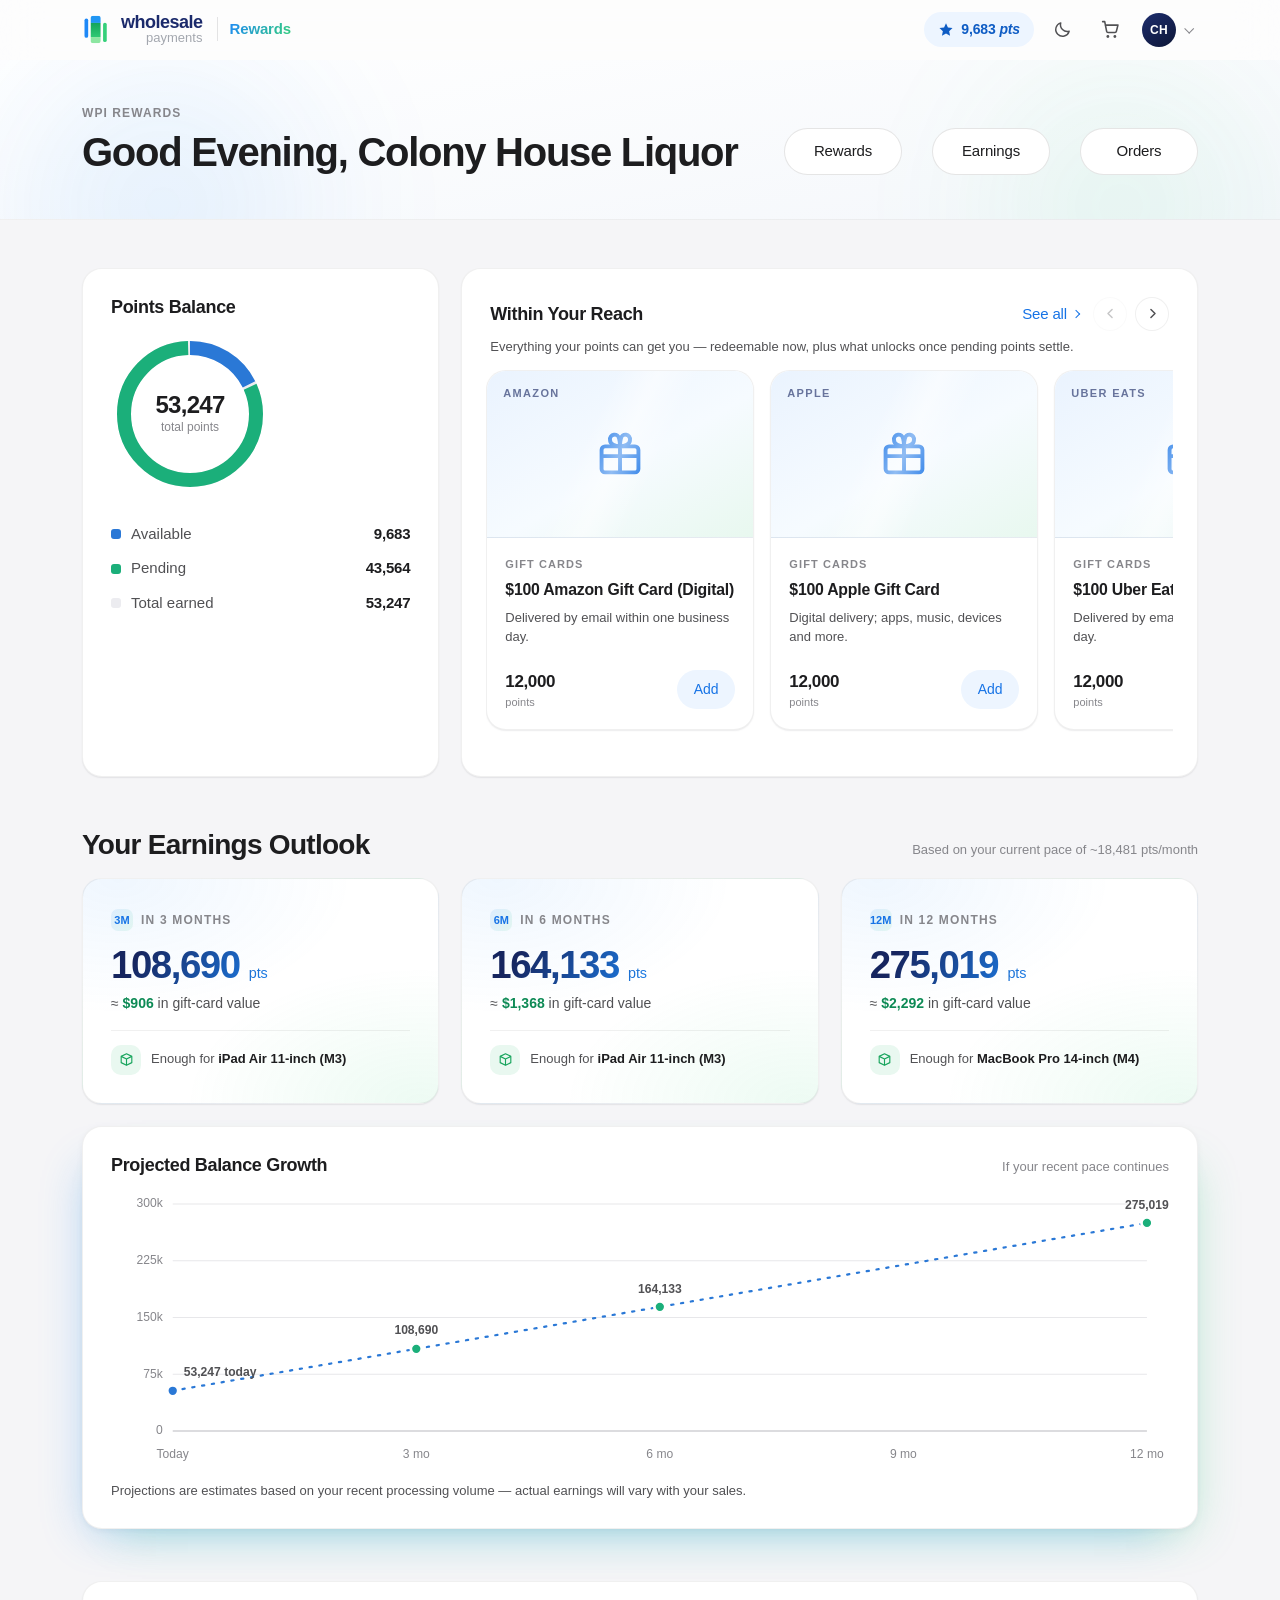
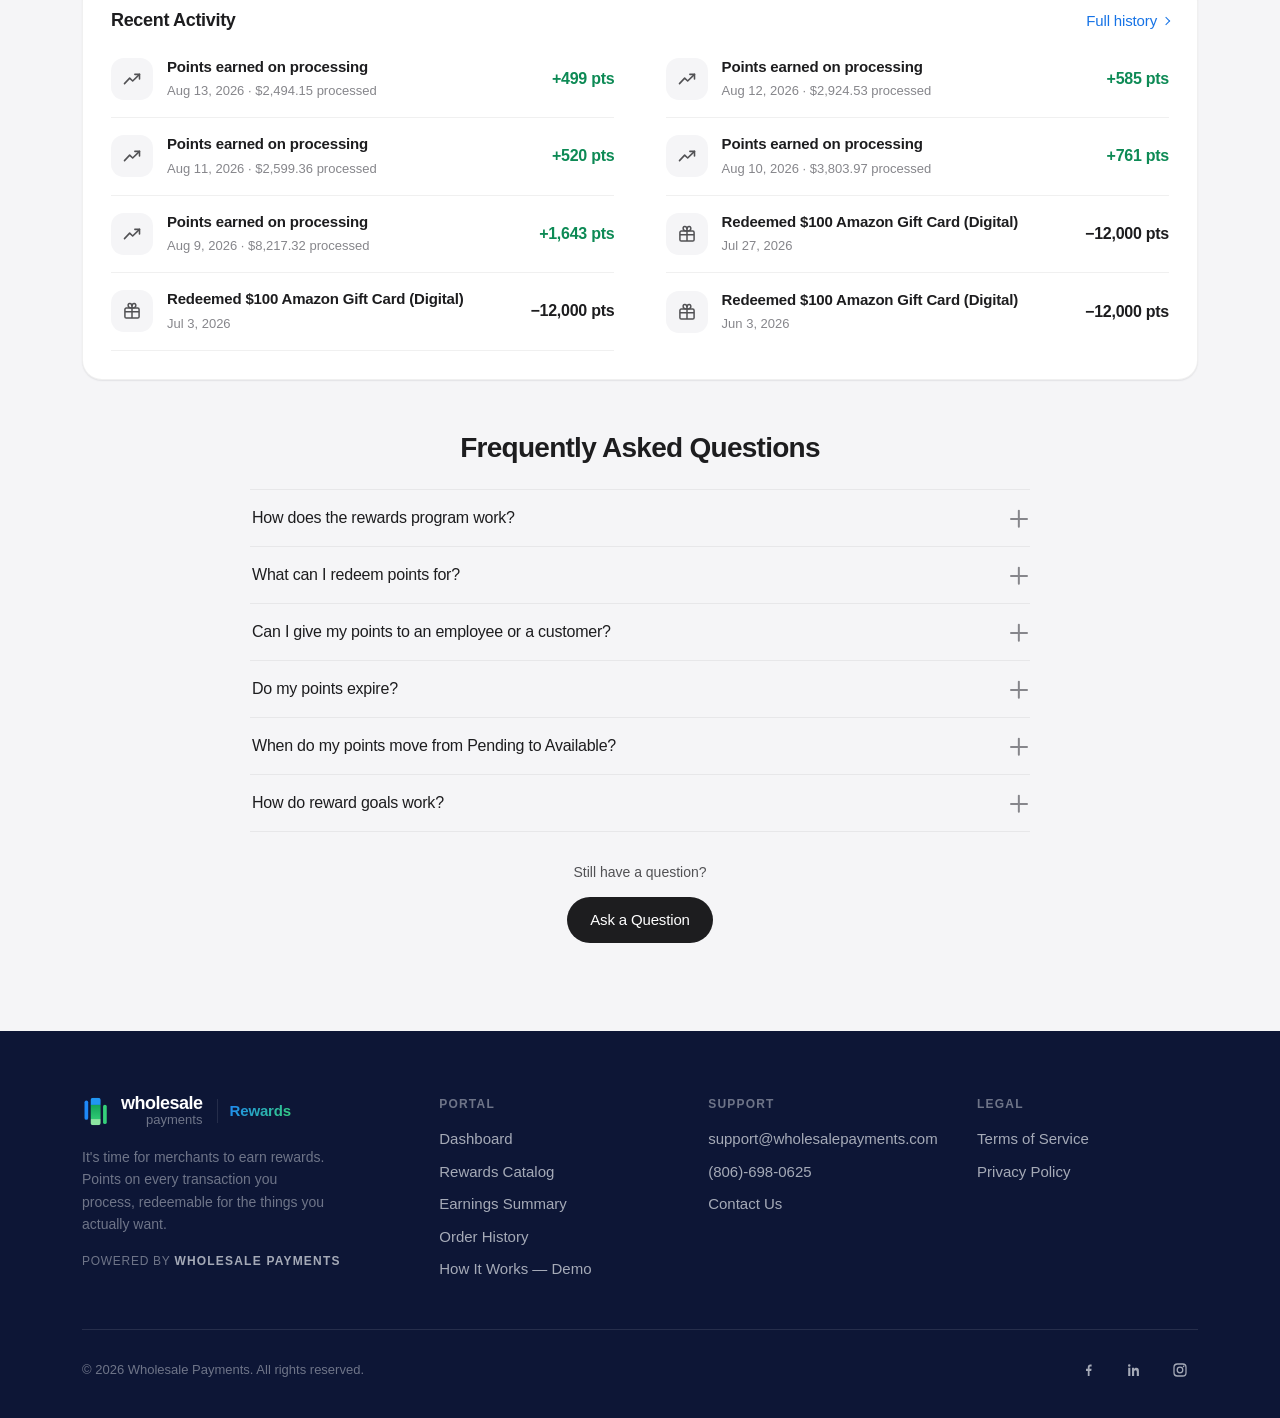
<file: index.html>
<!DOCTYPE html>
<html lang="en">
<head>
  <meta charset="utf-8">
  <meta name="viewport" content="width=device-width, initial-scale=1, viewport-fit=cover">
  <title>Dashboard — WPI Rewards</title>
  <meta name="description" content="Track your reward points, watch your balance grow, and redeem for gift cards, electronics and luxury goods.">
  <link rel="icon" href="data:image/svg+xml,%3Csvg xmlns='http://www.w3.org/2000/svg' viewBox='0 0 64 64'%3E%3Crect x='5' y='13' width='9' height='40' rx='4.5' fill='%231e88f7'/%3E%3Crect x='19' y='5' width='19' height='54' rx='6' fill='%2317b060'/%3E%3Crect x='19' y='5' width='19' height='19' rx='6' fill='%232196f3'/%3E%3Crect x='43' y='17' width='9' height='40' rx='4.5' fill='%2335d07a'/%3E%3C/svg%3E">
  <meta name="theme-color" content="#ffffff">
  <meta name="apple-mobile-web-app-capable" content="yes">
  <meta name="mobile-web-app-capable" content="yes">
  <meta name="apple-mobile-web-app-status-bar-style" content="default">
  <meta name="apple-mobile-web-app-title" content="WPI Rewards">
  <link rel="manifest" href="manifest.webmanifest">
  <link rel="apple-touch-icon" href="assets/img/apple-touch-icon.png?v=2">
  <script>(function () {
    try {
      var t = localStorage.getItem("wpi-theme");
      if (t !== "dark" && t !== "light") {
        t = window.matchMedia && matchMedia("(prefers-color-scheme: dark)").matches ? "dark" : "light";
      }
      document.documentElement.setAttribute("data-theme", t);
    } catch (e) { document.documentElement.setAttribute("data-theme", "light"); }
  })();</script>
  <link rel="preconnect" href="https://tuzo-django-store.s3.amazonaws.com" crossorigin>
  <link rel="preconnect" href="https://wpirewards.com" crossorigin>
  <link rel="stylesheet" href="assets/css/style.css">
</head>
<body data-page="dashboard">
  <header class="site-header">
    <nav class="nav" aria-label="Primary">
      <a class="brand" href="index.html">
        <svg class="brand__logo" viewBox="0 0 26 30" fill="none" aria-hidden="true"><defs><linearGradient id="lgGh" x1="0" y1="0" x2="0" y2="1"><stop offset="0" stop-color="#14a45a"/><stop offset="1" stop-color="#2ec973"/></linearGradient><clipPath id="lgCh"><rect x="6.8" y="0.8" width="10.6" height="28.4" rx="2.8"/></clipPath></defs><rect x="0.6" y="3.6" width="3.8" height="20" rx="1.9" fill="#1e88f7"/><g clip-path="url(#lgCh)"><rect x="6.8" y="0.8" width="10.6" height="7.4" fill="#2196f3"/><rect x="6.8" y="8.2" width="10.6" height="14.6" fill="url(#lgGh)"/><rect x="6.8" y="22.8" width="10.6" height="6.4" fill="#8ce6a1"/></g><rect x="19.8" y="8" width="3.8" height="20" rx="1.9" fill="#35d07a"/></svg>
        <span class="brand__word"><b>wholesale</b><span>payments</span></span>
        <span class="brand__divider" aria-hidden="true"></span>
        <span class="brand__product">Rewards</span>
      </a>
      <div class="nav__actions">
        <a class="points-chip" href="earnings.html" data-points-chip title="Available points"></a>
        <button class="icon-btn theme-toggle" data-theme-toggle aria-label="Toggle dark mode">
          <svg class="tt-moon" width="19" height="19" viewBox="0 0 24 24" fill="none" stroke="currentColor" stroke-width="1.8" stroke-linecap="round" stroke-linejoin="round" aria-hidden="true"><path d="M20.4 14.2A8.6 8.6 0 0 1 9.8 3.6a8.6 8.6 0 1 0 10.6 10.6z"/></svg>
          <svg class="tt-sun" width="19" height="19" viewBox="0 0 24 24" fill="none" stroke="currentColor" stroke-width="1.8" stroke-linecap="round" stroke-linejoin="round" aria-hidden="true"><circle cx="12" cy="12" r="4.4"/><path d="M12 2.5v2.4M12 19.1v2.4M2.5 12h2.4M19.1 12h2.4M5.3 5.3l1.7 1.7M17 17l1.7 1.7M18.7 5.3 17 7M7 17l-1.7 1.7"/></svg>
        </button>
        <a class="icon-btn" href="cart.html" aria-label="Cart">
          <svg width="21" height="21" viewBox="0 0 24 24" fill="currentColor" aria-hidden="true"><circle cx="9" cy="20" r="1.6"/><circle cx="17" cy="20" r="1.6"/><path d="M3 3h2.4l2.2 11.2a1.6 1.6 0 0 0 1.6 1.3h7.9a1.6 1.6 0 0 0 1.6-1.3L20.5 7H6" fill="none" stroke="currentColor" stroke-width="1.8" stroke-linecap="round" stroke-linejoin="round"/></svg>
          <span class="cart-badge" data-cart-badge aria-hidden="true"></span>
        </a>
        <button class="account-btn" data-account-btn aria-expanded="false" aria-haspopup="true" aria-label="Account menu">
          <span class="avatar">CH</span>
          <span class="account-btn__caret" aria-hidden="true"></span>
        </button>
        <button class="nav__toggle" aria-label="Menu" aria-expanded="false">
          <span></span><span></span><span></span>
        </button>
      </div>
    </nav>
    <div class="account-menu" data-account-menu>
      <div class="account-menu__head">
        <b>Colony House Liquor</b>
        <span>Merchant Admin · MID 554402059848457</span>
      </div>
      <a href="profile.html"><svg width="17" height="17" viewBox="0 0 24 24" aria-hidden="true"><circle cx="12" cy="8.2" r="3.6" fill="none" stroke="currentColor" stroke-width="1.8"/><path d="M4.8 20.2a7.2 7.2 0 0 1 14.4 0" fill="none" stroke="currentColor" stroke-width="1.8" stroke-linecap="round"/></svg>My Profile</a>
      <a href="orders.html"><svg width="17" height="17" viewBox="0 0 24 24" aria-hidden="true"><path d="M6 2.8h12v18l-2.4-1.6-2.4 1.6-1.2-.9-1.2.9-2.4-1.6L6 20.8z" fill="none" stroke="currentColor" stroke-width="1.8" stroke-linejoin="round"/><path d="M9 8h6M9 12h6" stroke="currentColor" stroke-width="1.8" stroke-linecap="round"/></svg>Order History</a>
      <a href="mailto:support@wholesalepayments.com"><svg width="17" height="17" viewBox="0 0 24 24" aria-hidden="true"><rect x="3" y="5" width="18" height="14" rx="2" fill="none" stroke="currentColor" stroke-width="1.8"/><path d="m3.6 6.6 8.4 6.6 8.4-6.6" fill="none" stroke="currentColor" stroke-width="1.8" stroke-linejoin="round"/></svg>Contact Support</a>
      <a href="index.html"><svg width="17" height="17" viewBox="0 0 24 24" aria-hidden="true"><path d="M14 4h-8v16h8M10 12h11M18 8.5 21.5 12 18 15.5" fill="none" stroke="currentColor" stroke-width="1.8" stroke-linecap="round" stroke-linejoin="round"/></svg>Sign Out</a>
    </div>
  </header>

  <div class="menu" id="mobile-menu">
    <a class="menu__link" style="--i:0" href="index.html">Dashboard</a>
    <a class="menu__link" style="--i:1" href="rewards.html">Rewards Catalog</a>
    <a class="menu__link" style="--i:2" href="earnings.html">Earnings</a>
    <a class="menu__link" style="--i:3" href="orders.html">Order History</a>
    <a class="menu__link" style="--i:4" href="cart.html">Cart</a>
    <a class="menu__link" style="--i:5" href="profile.html">My Profile</a>
  </div>

  <main id="main">
    <!-- Greeting -->
    <section class="greeting">
      <div class="container">
        <div class="page-head" style="margin-bottom:0">
          <div data-reveal>
            <p class="eyebrow">WPI Rewards</p>
            <h1 class="h1" style="margin-top:8px" data-greeting>Welcome back, Colony House Liquor</h1>
          </div>
          <div class="btn-row hero-tabs" data-reveal style="--d:1">
            <a class="btn btn--ghost" href="rewards.html">Rewards</a>
            <a class="btn btn--ghost" href="earnings.html">Earnings</a>
            <a class="btn btn--ghost" href="orders.html">Orders</a>
          </div>
        </div>
      </div>
    </section>

    <div class="container page">
      <!-- Balance + chart -->
      <div class="grid grid-3">
        <section class="card" data-reveal aria-labelledby="balance-title">
          <h2 class="h3" id="balance-title" style="margin-bottom:18px">Points Balance</h2>
          <div class="donut-wrap" data-donut></div>
        </section>

        <section class="card span-2" data-reveal style="--d:1" aria-labelledby="reach-title">
          <div class="section-title" style="margin-bottom:6px">
            <h2 class="h3" id="reach-title">Within Your Reach</h2>
            <div class="rail-ctrl">
              <a class="link" href="rewards.html?afford=1">See all</a>
              <button class="rail-btn" data-rail-prev aria-label="Scroll back" disabled>
                <svg width="15" height="15" viewBox="0 0 24 24" fill="none" stroke="currentColor" stroke-width="2.4" stroke-linecap="round" stroke-linejoin="round" aria-hidden="true"><polyline points="14.5 5.5 8 12 14.5 18.5"/></svg>
              </button>
              <button class="rail-btn" data-rail-next aria-label="Scroll forward">
                <svg width="15" height="15" viewBox="0 0 24 24" fill="none" stroke="currentColor" stroke-width="2.4" stroke-linecap="round" stroke-linejoin="round" aria-hidden="true"><polyline points="9.5 5.5 16 12 9.5 18.5"/></svg>
              </button>
            </div>
          </div>
          <p class="fine" style="margin-bottom:14px">Everything your points can get you — redeemable now, plus what unlocks once pending points settle.</p>
          <div class="rail" data-featured></div>
        </section>
      </div>

      <!-- Earnings outlook -->
      <section class="section-gap" aria-labelledby="proj-title">
        <div class="section-title">
          <h2 class="h2" id="proj-title">Your Earnings Outlook</h2>
          <span class="fine" data-proj-note></span>
        </div>
        <div class="grid grid-3" data-projection></div>
        <div class="card glow" style="margin-top:clamp(14px,1.8vw,22px)" data-reveal aria-labelledby="proj-chart-title">
          <div class="section-title" style="margin-bottom:6px">
            <h3 class="h3" id="proj-chart-title">Projected Balance Growth</h3>
            <span class="fine">If your recent pace continues</span>
          </div>
          <div class="viz" data-proj-chart></div>
          <p class="fine" style="margin-top:12px">Projections are estimates based on your recent processing volume — actual earnings will vary with your sales.</p>
        </div>
      </section>

      <!-- Activity -->
      <section class="card section-gap" data-reveal aria-labelledby="activity-title">
        <div class="section-title" style="margin-bottom:8px">
          <h2 class="h3" id="activity-title">Recent Activity</h2>
          <a class="link" href="earnings.html">Full history</a>
        </div>
        <div class="row-list row-list--split" data-activity></div>
      </section>

      <!-- FAQ -->
      <section class="section-gap container--narrow" style="margin-inline:auto" aria-labelledby="faq-title">
        <h2 class="h2" id="faq-title" style="text-align:center;margin-bottom:26px">Frequently Asked Questions</h2>
        <div class="accordion" data-faq></div>
        <div style="text-align:center;margin-top:30px">
          <p class="small muted" style="margin-bottom:14px">Still have a question?</p>
          <a class="btn btn--dark" href="mailto:support@wholesalepayments.com">Ask a Question</a>
        </div>
      </section>
    </div>
  </main>

  <footer class="site-footer">
    <div class="container">
      <div class="footer__grid">
        <div>
          <a class="brand" href="index.html">
            <svg class="brand__logo" viewBox="0 0 26 30" fill="none" aria-hidden="true"><defs><linearGradient id="lgGf" x1="0" y1="0" x2="0" y2="1"><stop offset="0" stop-color="#14a45a"/><stop offset="1" stop-color="#2ec973"/></linearGradient><clipPath id="lgCf"><rect x="6.8" y="0.8" width="10.6" height="28.4" rx="2.8"/></clipPath></defs><rect x="0.6" y="3.6" width="3.8" height="20" rx="1.9" fill="#1e88f7"/><g clip-path="url(#lgCf)"><rect x="6.8" y="0.8" width="10.6" height="7.4" fill="#2196f3"/><rect x="6.8" y="8.2" width="10.6" height="14.6" fill="url(#lgGf)"/><rect x="6.8" y="22.8" width="10.6" height="6.4" fill="#8ce6a1"/></g><rect x="19.8" y="8" width="3.8" height="20" rx="1.9" fill="#35d07a"/></svg>
            <span class="brand__word"><b>wholesale</b><span>payments</span></span>
            <span class="brand__divider" aria-hidden="true"></span>
            <span class="brand__product">Rewards</span>
          </a>
          <p class="footer__blurb">It's time for merchants to earn rewards. Points on every transaction you process, redeemable for the things you actually want.</p>
          <p class="footer__powered">Powered by <b>WHOLESALE PAYMENTS</b></p>
        </div>
        <div>
          <p class="footer__title">Portal</p>
          <div class="footer__links">
            <a href="index.html">Dashboard</a>
            <a href="rewards.html">Rewards Catalog</a>
            <a href="earnings.html">Earnings Summary</a>
            <a href="orders.html">Order History</a>
            <a href="demo.html">How It Works — Demo</a>
          </div>
        </div>
        <div>
          <p class="footer__title">Support</p>
          <div class="footer__links">
            <a href="mailto:support@wholesalepayments.com">support@wholesalepayments.com</a>
            <a href="tel:+18066980625">(806)-698-0625</a>
            <a href="mailto:support@wholesalepayments.com">Contact Us</a>
          </div>
        </div>
        <div>
          <p class="footer__title">Legal</p>
          <div class="footer__links">
            <a href="terms.html">Terms of Service</a>
            <a href="privacy.html">Privacy Policy</a>
          </div>
        </div>
      </div>
      <div class="footer__bottom">
        <span>© 2026 Wholesale Payments. All rights reserved.</span>
        <div class="footer__social">
          <a href="https://www.facebook.com/wholesalepaymentscorporate/" aria-label="Facebook" rel="noopener" target="_blank"><svg width="17" height="17" viewBox="0 0 24 24" fill="currentColor" aria-hidden="true"><path d="M13.5 21v-7h2.4l.4-3h-2.8V9.1c0-.9.3-1.5 1.6-1.5h1.3V4.9c-.2 0-1-.1-1.9-.1-1.9 0-3.5 1.2-3.5 3.9V11H8.5v3H11v7z"/></svg></a>
          <a href="https://www.linkedin.com/company/wholesalepayments/posts/?feedView=all" aria-label="LinkedIn" rel="noopener" target="_blank"><svg width="16" height="16" viewBox="0 0 24 24" fill="currentColor" aria-hidden="true"><path d="M4.9 3.5a1.9 1.9 0 1 1 0 3.8 1.9 1.9 0 0 1 0-3.8zM3.3 8.8h3.2V21H3.3zM9 8.8h3.1v1.7h.1c.4-.8 1.5-1.9 3.2-1.9 3.4 0 4 2.2 4 5.2V21h-3.2v-5.6c0-1.3 0-3-1.9-3s-2.1 1.4-2.1 2.9V21H9z"/></svg></a>
          <a href="https://www.instagram.com/wholesale.payments/" aria-label="Instagram" rel="noopener" target="_blank"><svg width="16" height="16" viewBox="0 0 24 24" fill="none" stroke="currentColor" stroke-width="1.9" aria-hidden="true"><rect x="3" y="3" width="18" height="18" rx="5"/><circle cx="12" cy="12" r="4.2"/><circle cx="17.4" cy="6.6" r="1.2" fill="currentColor" stroke="none"/></svg></a>
        </div>
      </div>
    </div>
  </footer>

  <script src="assets/js/data.js"></script>
  <script src="assets/js/app.js"></script>
</body>
</html>
</file>
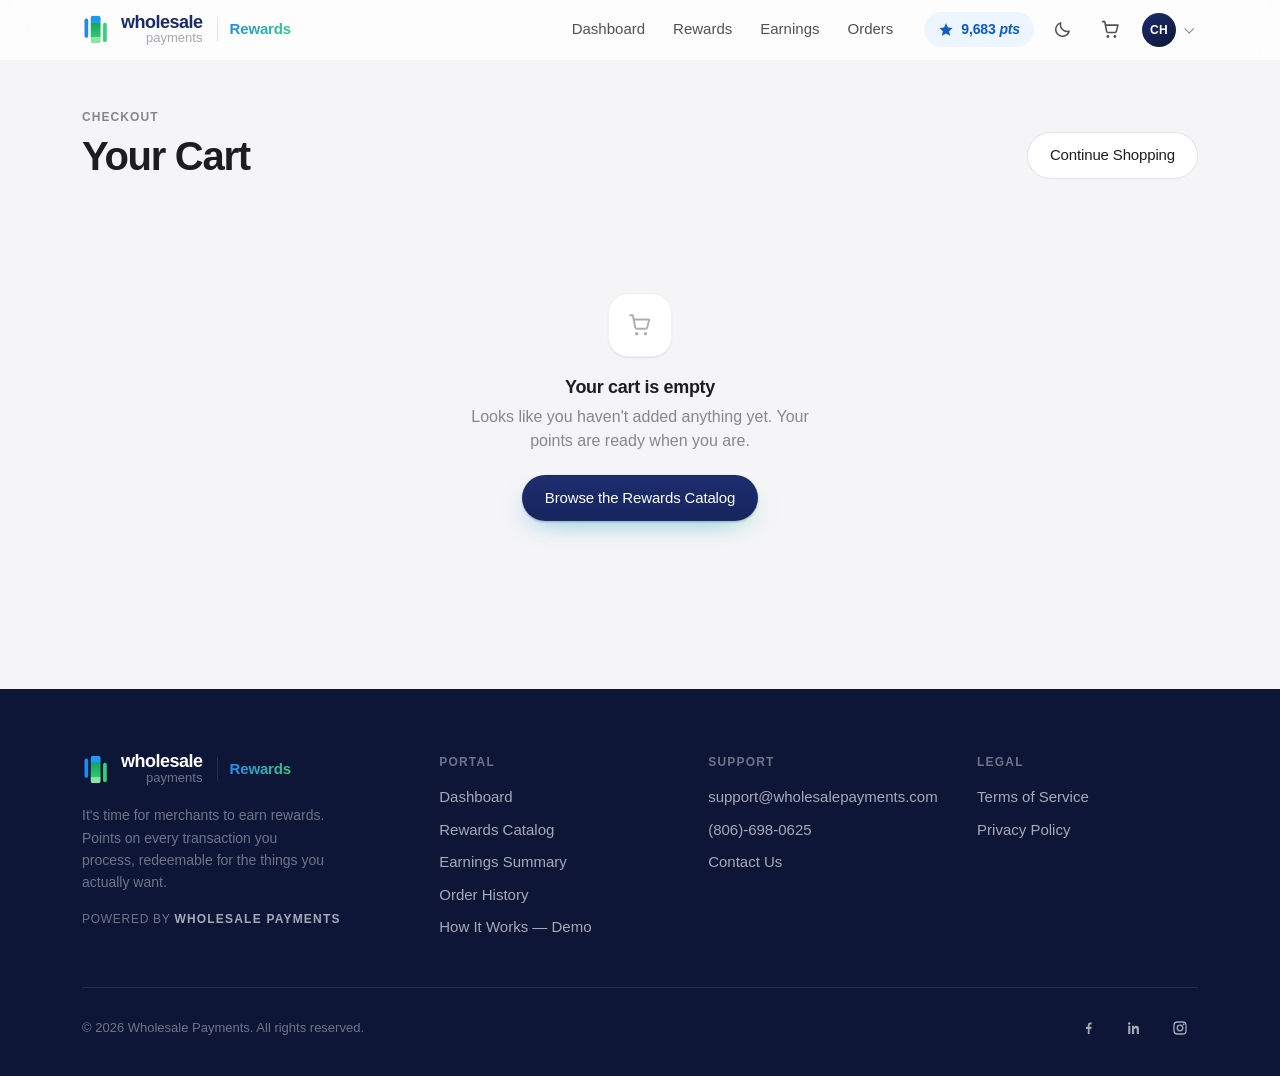
<file: cart.html>
<!DOCTYPE html>
<html lang="en">
<head>
  <meta charset="utf-8">
  <meta name="viewport" content="width=device-width, initial-scale=1, viewport-fit=cover">
  <title>Cart — WPI Rewards</title>
  <meta name="description" content="Review your selected rewards and redeem your points.">
  <link rel="icon" href="data:image/svg+xml,%3Csvg xmlns='http://www.w3.org/2000/svg' viewBox='0 0 64 64'%3E%3Crect x='5' y='13' width='9' height='40' rx='4.5' fill='%231e88f7'/%3E%3Crect x='19' y='5' width='19' height='54' rx='6' fill='%2317b060'/%3E%3Crect x='19' y='5' width='19' height='19' rx='6' fill='%232196f3'/%3E%3Crect x='43' y='17' width='9' height='40' rx='4.5' fill='%2335d07a'/%3E%3C/svg%3E">
  <meta name="theme-color" content="#ffffff">
  <meta name="apple-mobile-web-app-capable" content="yes">
  <meta name="mobile-web-app-capable" content="yes">
  <meta name="apple-mobile-web-app-status-bar-style" content="default">
  <meta name="apple-mobile-web-app-title" content="WPI Rewards">
  <link rel="manifest" href="manifest.webmanifest">
  <link rel="apple-touch-icon" href="assets/img/apple-touch-icon.png?v=2">
  <script>(function () {
    try {
      var t = localStorage.getItem("wpi-theme");
      if (t !== "dark" && t !== "light") {
        t = window.matchMedia && matchMedia("(prefers-color-scheme: dark)").matches ? "dark" : "light";
      }
      document.documentElement.setAttribute("data-theme", t);
    } catch (e) { document.documentElement.setAttribute("data-theme", "light"); }
  })();</script>
  <link rel="preconnect" href="https://tuzo-django-store.s3.amazonaws.com" crossorigin>
  <link rel="preconnect" href="https://wpirewards.com" crossorigin>
  <link rel="stylesheet" href="assets/css/style.css">
</head>
<body data-page="cart">
  <header class="site-header">
    <nav class="nav" aria-label="Primary">
      <a class="brand" href="index.html">
        <svg class="brand__logo" viewBox="0 0 26 30" fill="none" aria-hidden="true"><defs><linearGradient id="lgGh" x1="0" y1="0" x2="0" y2="1"><stop offset="0" stop-color="#14a45a"/><stop offset="1" stop-color="#2ec973"/></linearGradient><clipPath id="lgCh"><rect x="6.8" y="0.8" width="10.6" height="28.4" rx="2.8"/></clipPath></defs><rect x="0.6" y="3.6" width="3.8" height="20" rx="1.9" fill="#1e88f7"/><g clip-path="url(#lgCh)"><rect x="6.8" y="0.8" width="10.6" height="7.4" fill="#2196f3"/><rect x="6.8" y="8.2" width="10.6" height="14.6" fill="url(#lgGh)"/><rect x="6.8" y="22.8" width="10.6" height="6.4" fill="#8ce6a1"/></g><rect x="19.8" y="8" width="3.8" height="20" rx="1.9" fill="#35d07a"/></svg>
        <span class="brand__word"><b>wholesale</b><span>payments</span></span>
        <span class="brand__divider" aria-hidden="true"></span>
        <span class="brand__product">Rewards</span>
      </a>
      <div class="nav__links">
        <a class="nav__link" href="index.html">Dashboard</a>
        <a class="nav__link" href="rewards.html">Rewards</a>
        <a class="nav__link" href="earnings.html">Earnings</a>
        <a class="nav__link" href="orders.html">Orders</a>
      </div>
      <div class="nav__actions">
        <a class="points-chip" href="earnings.html" data-points-chip title="Available points"></a>
        <button class="icon-btn theme-toggle" data-theme-toggle aria-label="Toggle dark mode">
          <svg class="tt-moon" width="19" height="19" viewBox="0 0 24 24" fill="none" stroke="currentColor" stroke-width="1.8" stroke-linecap="round" stroke-linejoin="round" aria-hidden="true"><path d="M20.4 14.2A8.6 8.6 0 0 1 9.8 3.6a8.6 8.6 0 1 0 10.6 10.6z"/></svg>
          <svg class="tt-sun" width="19" height="19" viewBox="0 0 24 24" fill="none" stroke="currentColor" stroke-width="1.8" stroke-linecap="round" stroke-linejoin="round" aria-hidden="true"><circle cx="12" cy="12" r="4.4"/><path d="M12 2.5v2.4M12 19.1v2.4M2.5 12h2.4M19.1 12h2.4M5.3 5.3l1.7 1.7M17 17l1.7 1.7M18.7 5.3 17 7M7 17l-1.7 1.7"/></svg>
        </button>
        <a class="icon-btn" href="cart.html" aria-label="Cart">
          <svg width="21" height="21" viewBox="0 0 24 24" fill="currentColor" aria-hidden="true"><circle cx="9" cy="20" r="1.6"/><circle cx="17" cy="20" r="1.6"/><path d="M3 3h2.4l2.2 11.2a1.6 1.6 0 0 0 1.6 1.3h7.9a1.6 1.6 0 0 0 1.6-1.3L20.5 7H6" fill="none" stroke="currentColor" stroke-width="1.8" stroke-linecap="round" stroke-linejoin="round"/></svg>
          <span class="cart-badge" data-cart-badge aria-hidden="true"></span>
        </a>
        <button class="account-btn" data-account-btn aria-expanded="false" aria-haspopup="true" aria-label="Account menu">
          <span class="avatar">CH</span>
          <span class="account-btn__caret" aria-hidden="true"></span>
        </button>
        <button class="nav__toggle" aria-label="Menu" aria-expanded="false">
          <span></span><span></span><span></span>
        </button>
      </div>
    </nav>
    <div class="account-menu" data-account-menu>
      <div class="account-menu__head">
        <b>Colony House Liquor</b>
        <span>Merchant Admin · MID 554402059848457</span>
      </div>
      <a href="profile.html"><svg width="17" height="17" viewBox="0 0 24 24" aria-hidden="true"><circle cx="12" cy="8.2" r="3.6" fill="none" stroke="currentColor" stroke-width="1.8"/><path d="M4.8 20.2a7.2 7.2 0 0 1 14.4 0" fill="none" stroke="currentColor" stroke-width="1.8" stroke-linecap="round"/></svg>My Profile</a>
      <a href="orders.html"><svg width="17" height="17" viewBox="0 0 24 24" aria-hidden="true"><path d="M6 2.8h12v18l-2.4-1.6-2.4 1.6-1.2-.9-1.2.9-2.4-1.6L6 20.8z" fill="none" stroke="currentColor" stroke-width="1.8" stroke-linejoin="round"/><path d="M9 8h6M9 12h6" stroke="currentColor" stroke-width="1.8" stroke-linecap="round"/></svg>Order History</a>
      <a href="mailto:support@wholesalepayments.com"><svg width="17" height="17" viewBox="0 0 24 24" aria-hidden="true"><rect x="3" y="5" width="18" height="14" rx="2" fill="none" stroke="currentColor" stroke-width="1.8"/><path d="m3.6 6.6 8.4 6.6 8.4-6.6" fill="none" stroke="currentColor" stroke-width="1.8" stroke-linejoin="round"/></svg>Contact Support</a>
      <a href="index.html"><svg width="17" height="17" viewBox="0 0 24 24" aria-hidden="true"><path d="M14 4h-8v16h8M10 12h11M18 8.5 21.5 12 18 15.5" fill="none" stroke="currentColor" stroke-width="1.8" stroke-linecap="round" stroke-linejoin="round"/></svg>Sign Out</a>
    </div>
  </header>

  <div class="menu" id="mobile-menu">
    <a class="menu__link" style="--i:0" href="index.html">Dashboard</a>
    <a class="menu__link" style="--i:1" href="rewards.html">Rewards Catalog</a>
    <a class="menu__link" style="--i:2" href="earnings.html">Earnings</a>
    <a class="menu__link" style="--i:3" href="orders.html">Order History</a>
    <a class="menu__link" style="--i:4" href="cart.html">Cart</a>
    <a class="menu__link" style="--i:5" href="profile.html">My Profile</a>
  </div>

  <main id="main">

    <div class="container page">
      <div class="page-head" data-reveal>
        <div>
          <p class="eyebrow">Checkout</p>
          <h1 class="h1" style="margin-top:8px">Your Cart</h1>
        </div>
        <a class="btn btn--ghost" href="rewards.html">Continue Shopping</a>
      </div>

      <div class="cart-layout" data-cart-layout hidden>
        <section class="card" aria-label="Cart items">
          <div data-cart-list></div>
        </section>
        <aside class="card" aria-label="Order summary">
          <h2 class="h3" style="margin-bottom:8px">Summary</h2>
          <div class="summary-row"><span>Available points</span><b class="tabular">9,683 pts</b></div>
          <div class="summary-row"><span>Points remaining after order</span><b class="tabular" data-cart-remaining></b></div>
          <div class="summary-row summary-row--total"><span>Order total</span><b class="tabular" data-cart-total></b></div>
          <div class="summary-warn" data-cart-warn hidden>You don't have enough available points for this order yet. Remove an item or keep earning — your pending points settle soon.</div>
          <button class="btn btn--primary btn--block" style="margin-top:18px" data-checkout>Redeem Now</button>
          <p class="fine" style="margin-top:12px;text-align:center">Tax, where applicable, is calculated at checkout.</p>
        </aside>
      </div>

      <div class="empty" data-cart-empty hidden>
        <div class="empty__icon">
          <svg width="26" height="26" viewBox="0 0 24 24" aria-hidden="true"><circle cx="9" cy="20" r="1.6" fill="currentColor"/><circle cx="17" cy="20" r="1.6" fill="currentColor"/><path d="M3 3h2.4l2.2 11.2a1.6 1.6 0 0 0 1.6 1.3h7.9a1.6 1.6 0 0 0 1.6-1.3L20.5 7H6" fill="none" stroke="currentColor" stroke-width="1.8" stroke-linecap="round" stroke-linejoin="round"/></svg>
        </div>
        <h3 class="h3">Your cart is empty</h3>
        <p>Looks like you haven't added anything yet. Your points are ready when you are.</p>
        <a class="btn btn--primary" href="rewards.html">Browse the Rewards Catalog</a>
      </div>

      <div class="empty" data-cart-success hidden>
        <div class="empty__icon" style="color:var(--mint);background:var(--mint-050);border-color:transparent">
          <svg width="26" height="26" viewBox="0 0 24 24" aria-hidden="true"><polyline points="20 6 9 17 4 12" fill="none" stroke="currentColor" stroke-width="3" stroke-linecap="round" stroke-linejoin="round"/></svg>
        </div>
        <h3 class="h3">Order placed</h3>
        <p>Your redemption is processing. Digital rewards arrive by email; shipped items go to your address on file.</p>
        <a class="btn btn--primary" href="orders.html">View Order History</a>
      </div>
    </div>

  </main>

  <footer class="site-footer">
    <div class="container">
      <div class="footer__grid">
        <div>
          <a class="brand" href="index.html">
            <svg class="brand__logo" viewBox="0 0 26 30" fill="none" aria-hidden="true"><defs><linearGradient id="lgGf" x1="0" y1="0" x2="0" y2="1"><stop offset="0" stop-color="#14a45a"/><stop offset="1" stop-color="#2ec973"/></linearGradient><clipPath id="lgCf"><rect x="6.8" y="0.8" width="10.6" height="28.4" rx="2.8"/></clipPath></defs><rect x="0.6" y="3.6" width="3.8" height="20" rx="1.9" fill="#1e88f7"/><g clip-path="url(#lgCf)"><rect x="6.8" y="0.8" width="10.6" height="7.4" fill="#2196f3"/><rect x="6.8" y="8.2" width="10.6" height="14.6" fill="url(#lgGf)"/><rect x="6.8" y="22.8" width="10.6" height="6.4" fill="#8ce6a1"/></g><rect x="19.8" y="8" width="3.8" height="20" rx="1.9" fill="#35d07a"/></svg>
            <span class="brand__word"><b>wholesale</b><span>payments</span></span>
            <span class="brand__divider" aria-hidden="true"></span>
            <span class="brand__product">Rewards</span>
          </a>
          <p class="footer__blurb">It's time for merchants to earn rewards. Points on every transaction you process, redeemable for the things you actually want.</p>
          <p class="footer__powered">Powered by <b>WHOLESALE PAYMENTS</b></p>
        </div>
        <div>
          <p class="footer__title">Portal</p>
          <div class="footer__links">
            <a href="index.html">Dashboard</a>
            <a href="rewards.html">Rewards Catalog</a>
            <a href="earnings.html">Earnings Summary</a>
            <a href="orders.html">Order History</a>
            <a href="demo.html">How It Works — Demo</a>
          </div>
        </div>
        <div>
          <p class="footer__title">Support</p>
          <div class="footer__links">
            <a href="mailto:support@wholesalepayments.com">support@wholesalepayments.com</a>
            <a href="tel:+18066980625">(806)-698-0625</a>
            <a href="mailto:support@wholesalepayments.com">Contact Us</a>
          </div>
        </div>
        <div>
          <p class="footer__title">Legal</p>
          <div class="footer__links">
            <a href="terms.html">Terms of Service</a>
            <a href="privacy.html">Privacy Policy</a>
          </div>
        </div>
      </div>
      <div class="footer__bottom">
        <span>© 2026 Wholesale Payments. All rights reserved.</span>
        <div class="footer__social">
          <a href="https://www.facebook.com/wholesalepaymentscorporate/" aria-label="Facebook" rel="noopener" target="_blank"><svg width="17" height="17" viewBox="0 0 24 24" fill="currentColor" aria-hidden="true"><path d="M13.5 21v-7h2.4l.4-3h-2.8V9.1c0-.9.3-1.5 1.6-1.5h1.3V4.9c-.2 0-1-.1-1.9-.1-1.9 0-3.5 1.2-3.5 3.9V11H8.5v3H11v7z"/></svg></a>
          <a href="https://www.linkedin.com/company/wholesalepayments/posts/?feedView=all" aria-label="LinkedIn" rel="noopener" target="_blank"><svg width="16" height="16" viewBox="0 0 24 24" fill="currentColor" aria-hidden="true"><path d="M4.9 3.5a1.9 1.9 0 1 1 0 3.8 1.9 1.9 0 0 1 0-3.8zM3.3 8.8h3.2V21H3.3zM9 8.8h3.1v1.7h.1c.4-.8 1.5-1.9 3.2-1.9 3.4 0 4 2.2 4 5.2V21h-3.2v-5.6c0-1.3 0-3-1.9-3s-2.1 1.4-2.1 2.9V21H9z"/></svg></a>
          <a href="https://www.instagram.com/wholesale.payments/" aria-label="Instagram" rel="noopener" target="_blank"><svg width="16" height="16" viewBox="0 0 24 24" fill="none" stroke="currentColor" stroke-width="1.9" aria-hidden="true"><rect x="3" y="3" width="18" height="18" rx="5"/><circle cx="12" cy="12" r="4.2"/><circle cx="17.4" cy="6.6" r="1.2" fill="currentColor" stroke="none"/></svg></a>
        </div>
      </div>
    </div>
  </footer>

  <script src="assets/js/data.js"></script>
  <script src="assets/js/app.js"></script>
</body>
</html>
</file>
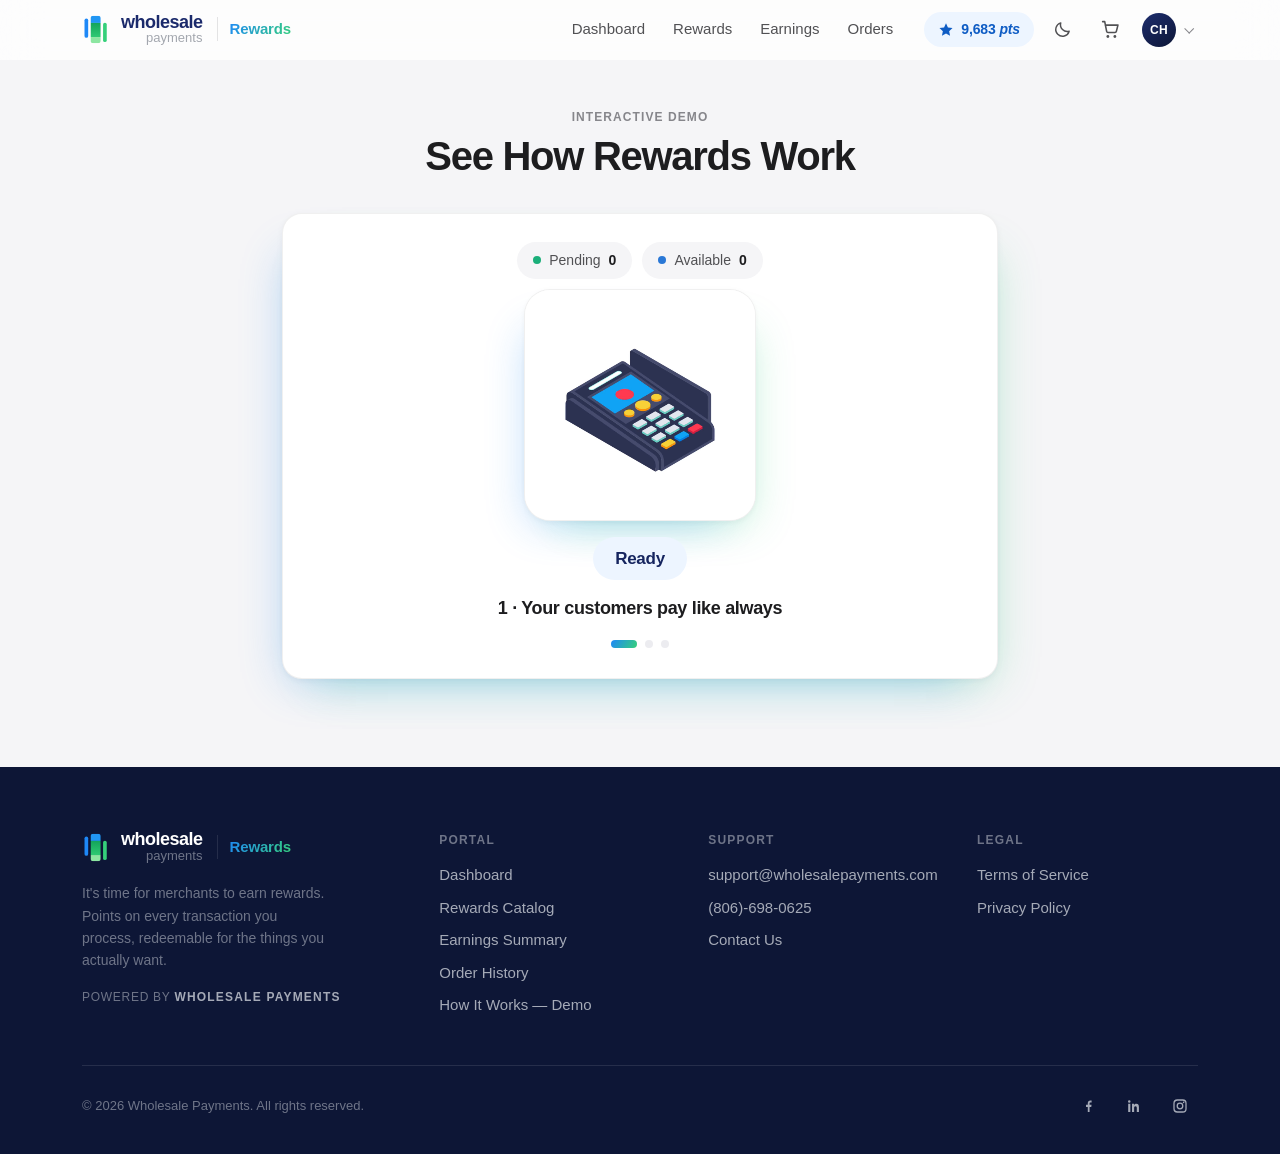
<file: demo.html>
<!DOCTYPE html>
<html lang="en">
<head>
  <meta charset="utf-8">
  <meta name="viewport" content="width=device-width, initial-scale=1, viewport-fit=cover">
  <title>Demo — WPI Rewards</title>
  <meta name="description" content="A quick interactive demo of how WPI Rewards turns everyday card sales into redeemable points.">
  <link rel="icon" href="data:image/svg+xml,%3Csvg xmlns='http://www.w3.org/2000/svg' viewBox='0 0 64 64'%3E%3Crect x='5' y='13' width='9' height='40' rx='4.5' fill='%231e88f7'/%3E%3Crect x='19' y='5' width='19' height='54' rx='6' fill='%2317b060'/%3E%3Crect x='19' y='5' width='19' height='19' rx='6' fill='%232196f3'/%3E%3Crect x='43' y='17' width='9' height='40' rx='4.5' fill='%2335d07a'/%3E%3C/svg%3E">
  <meta name="theme-color" content="#ffffff">
  <meta name="apple-mobile-web-app-capable" content="yes">
  <meta name="mobile-web-app-capable" content="yes">
  <meta name="apple-mobile-web-app-status-bar-style" content="default">
  <meta name="apple-mobile-web-app-title" content="WPI Rewards">
  <link rel="manifest" href="manifest.webmanifest">
  <link rel="apple-touch-icon" href="assets/img/apple-touch-icon.png?v=2">
  <script>(function () {
    try {
      var t = localStorage.getItem("wpi-theme");
      if (t !== "dark" && t !== "light") {
        t = window.matchMedia && matchMedia("(prefers-color-scheme: dark)").matches ? "dark" : "light";
      }
      document.documentElement.setAttribute("data-theme", t);
    } catch (e) { document.documentElement.setAttribute("data-theme", "light"); }
  })();</script>
  <link rel="preconnect" href="https://tuzo-django-store.s3.amazonaws.com" crossorigin>
  <link rel="preconnect" href="https://wpirewards.com" crossorigin>
  <link rel="stylesheet" href="assets/css/style.css">
</head>
<body data-page="demo">
  <header class="site-header">
    <nav class="nav" aria-label="Primary">
      <a class="brand" href="index.html">
        <svg class="brand__logo" viewBox="0 0 26 30" fill="none" aria-hidden="true"><defs><linearGradient id="lgGh" x1="0" y1="0" x2="0" y2="1"><stop offset="0" stop-color="#14a45a"/><stop offset="1" stop-color="#2ec973"/></linearGradient><clipPath id="lgCh"><rect x="6.8" y="0.8" width="10.6" height="28.4" rx="2.8"/></clipPath></defs><rect x="0.6" y="3.6" width="3.8" height="20" rx="1.9" fill="#1e88f7"/><g clip-path="url(#lgCh)"><rect x="6.8" y="0.8" width="10.6" height="7.4" fill="#2196f3"/><rect x="6.8" y="8.2" width="10.6" height="14.6" fill="url(#lgGh)"/><rect x="6.8" y="22.8" width="10.6" height="6.4" fill="#8ce6a1"/></g><rect x="19.8" y="8" width="3.8" height="20" rx="1.9" fill="#35d07a"/></svg>
        <span class="brand__word"><b>wholesale</b><span>payments</span></span>
        <span class="brand__divider" aria-hidden="true"></span>
        <span class="brand__product">Rewards</span>
      </a>
      <div class="nav__links">
        <a class="nav__link" href="index.html">Dashboard</a>
        <a class="nav__link" href="rewards.html">Rewards</a>
        <a class="nav__link" href="earnings.html">Earnings</a>
        <a class="nav__link" href="orders.html">Orders</a>
      </div>
      <div class="nav__actions">
        <a class="points-chip" href="earnings.html" data-points-chip title="Available points"></a>
        <button class="icon-btn theme-toggle" data-theme-toggle aria-label="Toggle dark mode">
          <svg class="tt-moon" width="19" height="19" viewBox="0 0 24 24" fill="none" stroke="currentColor" stroke-width="1.8" stroke-linecap="round" stroke-linejoin="round" aria-hidden="true"><path d="M20.4 14.2A8.6 8.6 0 0 1 9.8 3.6a8.6 8.6 0 1 0 10.6 10.6z"/></svg>
          <svg class="tt-sun" width="19" height="19" viewBox="0 0 24 24" fill="none" stroke="currentColor" stroke-width="1.8" stroke-linecap="round" stroke-linejoin="round" aria-hidden="true"><circle cx="12" cy="12" r="4.4"/><path d="M12 2.5v2.4M12 19.1v2.4M2.5 12h2.4M19.1 12h2.4M5.3 5.3l1.7 1.7M17 17l1.7 1.7M18.7 5.3 17 7M7 17l-1.7 1.7"/></svg>
        </button>
        <a class="icon-btn" href="cart.html" aria-label="Cart">
          <svg width="21" height="21" viewBox="0 0 24 24" fill="currentColor" aria-hidden="true"><circle cx="9" cy="20" r="1.6"/><circle cx="17" cy="20" r="1.6"/><path d="M3 3h2.4l2.2 11.2a1.6 1.6 0 0 0 1.6 1.3h7.9a1.6 1.6 0 0 0 1.6-1.3L20.5 7H6" fill="none" stroke="currentColor" stroke-width="1.8" stroke-linecap="round" stroke-linejoin="round"/></svg>
          <span class="cart-badge" data-cart-badge aria-hidden="true"></span>
        </a>
        <button class="account-btn" data-account-btn aria-expanded="false" aria-haspopup="true" aria-label="Account menu">
          <span class="avatar">CH</span>
          <span class="account-btn__caret" aria-hidden="true"></span>
        </button>
        <button class="nav__toggle" aria-label="Menu" aria-expanded="false">
          <span></span><span></span><span></span>
        </button>
      </div>
    </nav>
    <div class="account-menu" data-account-menu>
      <div class="account-menu__head">
        <b>Colony House Liquor</b>
        <span>Merchant Admin · MID 554402059848457</span>
      </div>
      <a href="profile.html"><svg width="17" height="17" viewBox="0 0 24 24" aria-hidden="true"><circle cx="12" cy="8.2" r="3.6" fill="none" stroke="currentColor" stroke-width="1.8"/><path d="M4.8 20.2a7.2 7.2 0 0 1 14.4 0" fill="none" stroke="currentColor" stroke-width="1.8" stroke-linecap="round"/></svg>My Profile</a>
      <a href="orders.html"><svg width="17" height="17" viewBox="0 0 24 24" aria-hidden="true"><path d="M6 2.8h12v18l-2.4-1.6-2.4 1.6-1.2-.9-1.2.9-2.4-1.6L6 20.8z" fill="none" stroke="currentColor" stroke-width="1.8" stroke-linejoin="round"/><path d="M9 8h6M9 12h6" stroke="currentColor" stroke-width="1.8" stroke-linecap="round"/></svg>Order History</a>
      <a href="mailto:support@wholesalepayments.com"><svg width="17" height="17" viewBox="0 0 24 24" aria-hidden="true"><rect x="3" y="5" width="18" height="14" rx="2" fill="none" stroke="currentColor" stroke-width="1.8"/><path d="m3.6 6.6 8.4 6.6 8.4-6.6" fill="none" stroke="currentColor" stroke-width="1.8" stroke-linejoin="round"/></svg>Contact Support</a>
      <a href="index.html"><svg width="17" height="17" viewBox="0 0 24 24" aria-hidden="true"><path d="M14 4h-8v16h8M10 12h11M18 8.5 21.5 12 18 15.5" fill="none" stroke="currentColor" stroke-width="1.8" stroke-linecap="round" stroke-linejoin="round"/></svg>Sign Out</a>
    </div>
  </header>

  <div class="menu" id="mobile-menu">
    <a class="menu__link" style="--i:0" href="index.html">Dashboard</a>
    <a class="menu__link" style="--i:1" href="rewards.html">Rewards Catalog</a>
    <a class="menu__link" style="--i:2" href="earnings.html">Earnings</a>
    <a class="menu__link" style="--i:3" href="orders.html">Order History</a>
    <a class="menu__link" style="--i:4" href="cart.html">Cart</a>
    <a class="menu__link" style="--i:5" href="profile.html">My Profile</a>
  </div>

  <main id="main">
    <div class="container page container--narrow">
      <div class="page-head" data-reveal style="text-align:center;display:block">
        <p class="eyebrow">Interactive demo</p>
        <h1 class="h1" style="margin-top:8px">See How Rewards Work</h1>
      </div>

      <section class="card glow demo-shell" data-reveal aria-label="Interactive rewards demo">
        <div class="demo-balances" aria-live="polite">
          <div class="demo-balance"><span class="dot" style="background:var(--viz-2)"></span>Pending <b class="tabular" data-demo-pending>0</b></div>
          <div class="demo-balance"><span class="dot" style="background:var(--viz-1)"></span>Available <b class="tabular" data-demo-available>0</b></div>
        </div>

        <div class="demo-step is-active" data-demo-step="1">
          <div class="demo-stage">
            <div class="demo-vidwrap" data-demo-sqt>
              <video class="demo-vid" data-demo-vid muted playsinline preload="auto" aria-hidden="true">
                <source src="assets/media/card-machine.mp4" type="video/mp4">
                <source src="assets/media/card-machine.webm" type="video/webm">
              </video>
              <span class="demo-vidstatus" data-demo-screen>Ready</span>
            </div>
          </div>
          <h2 class="h3">1 · Your customers pay like always</h2>
        </div>

        <div class="demo-step" data-demo-step="2">
          <div class="demo-stage">
            <div class="demo-buckets">
              <div class="demo-bucket">
                <span class="demo-bucket__label">Pending</span>
                <b class="tabular" data-bucket-pending-n>0</b>
              </div>
              <div class="demo-flow" data-demo-flow aria-hidden="true"></div>
              <div class="demo-bucket demo-bucket--avail">
                <span class="demo-bucket__label">Available</span>
                <b class="tabular" data-bucket-avail-n>0</b>
              </div>
            </div>
          </div>
          <h2 class="h3">2 · Points settle with your batches</h2>
        </div>

        <div class="demo-step" data-demo-step="3">
          <div class="demo-stage">
            <div class="demo-rewards" data-demo-rewards></div>
          </div>
          <h2 class="h3">3 · Points become real rewards</h2>
          <p class="demo-copy" data-demo-copy3></p>
          <div class="btn-row" style="justify-content:center" data-demo-finish hidden>
            <a class="btn btn--primary" href="rewards.html">Browse the Real Catalog</a>
            <button class="btn btn--ghost" data-demo-restart>Replay Demo</button>
          </div>
        </div>

        <div class="demo-dots" aria-hidden="true">
          <span class="is-on" data-dot="1"></span><span data-dot="2"></span><span data-dot="3"></span>
        </div>
      </section>
    </div>
  </main>

  <footer class="site-footer">
    <div class="container">
      <div class="footer__grid">
        <div>
          <a class="brand" href="index.html">
            <svg class="brand__logo" viewBox="0 0 26 30" fill="none" aria-hidden="true"><defs><linearGradient id="lgGf" x1="0" y1="0" x2="0" y2="1"><stop offset="0" stop-color="#14a45a"/><stop offset="1" stop-color="#2ec973"/></linearGradient><clipPath id="lgCf"><rect x="6.8" y="0.8" width="10.6" height="28.4" rx="2.8"/></clipPath></defs><rect x="0.6" y="3.6" width="3.8" height="20" rx="1.9" fill="#1e88f7"/><g clip-path="url(#lgCf)"><rect x="6.8" y="0.8" width="10.6" height="7.4" fill="#2196f3"/><rect x="6.8" y="8.2" width="10.6" height="14.6" fill="url(#lgGf)"/><rect x="6.8" y="22.8" width="10.6" height="6.4" fill="#8ce6a1"/></g><rect x="19.8" y="8" width="3.8" height="20" rx="1.9" fill="#35d07a"/></svg>
            <span class="brand__word"><b>wholesale</b><span>payments</span></span>
            <span class="brand__divider" aria-hidden="true"></span>
            <span class="brand__product">Rewards</span>
          </a>
          <p class="footer__blurb">It's time for merchants to earn rewards. Points on every transaction you process, redeemable for the things you actually want.</p>
          <p class="footer__powered">Powered by <b>WHOLESALE PAYMENTS</b></p>
        </div>
        <div>
          <p class="footer__title">Portal</p>
          <div class="footer__links">
            <a href="index.html">Dashboard</a>
            <a href="rewards.html">Rewards Catalog</a>
            <a href="earnings.html">Earnings Summary</a>
            <a href="orders.html">Order History</a>
            <a href="demo.html">How It Works — Demo</a>
          </div>
        </div>
        <div>
          <p class="footer__title">Support</p>
          <div class="footer__links">
            <a href="mailto:support@wholesalepayments.com">support@wholesalepayments.com</a>
            <a href="tel:+18066980625">(806)-698-0625</a>
            <a href="mailto:support@wholesalepayments.com">Contact Us</a>
          </div>
        </div>
        <div>
          <p class="footer__title">Legal</p>
          <div class="footer__links">
            <a href="terms.html">Terms of Service</a>
            <a href="privacy.html">Privacy Policy</a>
          </div>
        </div>
      </div>
      <div class="footer__bottom">
        <span>© 2026 Wholesale Payments. All rights reserved.</span>
        <div class="footer__social">
          <a href="https://www.facebook.com/wholesalepaymentscorporate/" aria-label="Facebook" rel="noopener" target="_blank"><svg width="17" height="17" viewBox="0 0 24 24" fill="currentColor" aria-hidden="true"><path d="M13.5 21v-7h2.4l.4-3h-2.8V9.1c0-.9.3-1.5 1.6-1.5h1.3V4.9c-.2 0-1-.1-1.9-.1-1.9 0-3.5 1.2-3.5 3.9V11H8.5v3H11v7z"/></svg></a>
          <a href="https://www.linkedin.com/company/wholesalepayments/posts/?feedView=all" aria-label="LinkedIn" rel="noopener" target="_blank"><svg width="16" height="16" viewBox="0 0 24 24" fill="currentColor" aria-hidden="true"><path d="M4.9 3.5a1.9 1.9 0 1 1 0 3.8 1.9 1.9 0 0 1 0-3.8zM3.3 8.8h3.2V21H3.3zM9 8.8h3.1v1.7h.1c.4-.8 1.5-1.9 3.2-1.9 3.4 0 4 2.2 4 5.2V21h-3.2v-5.6c0-1.3 0-3-1.9-3s-2.1 1.4-2.1 2.9V21H9z"/></svg></a>
          <a href="https://www.instagram.com/wholesale.payments/" aria-label="Instagram" rel="noopener" target="_blank"><svg width="16" height="16" viewBox="0 0 24 24" fill="none" stroke="currentColor" stroke-width="1.9" aria-hidden="true"><rect x="3" y="3" width="18" height="18" rx="5"/><circle cx="12" cy="12" r="4.2"/><circle cx="17.4" cy="6.6" r="1.2" fill="currentColor" stroke="none"/></svg></a>
        </div>
      </div>
    </div>
  </footer>

  <script src="assets/js/data.js"></script>
  <script src="assets/js/app.js"></script>
</body>
</html>
</file>
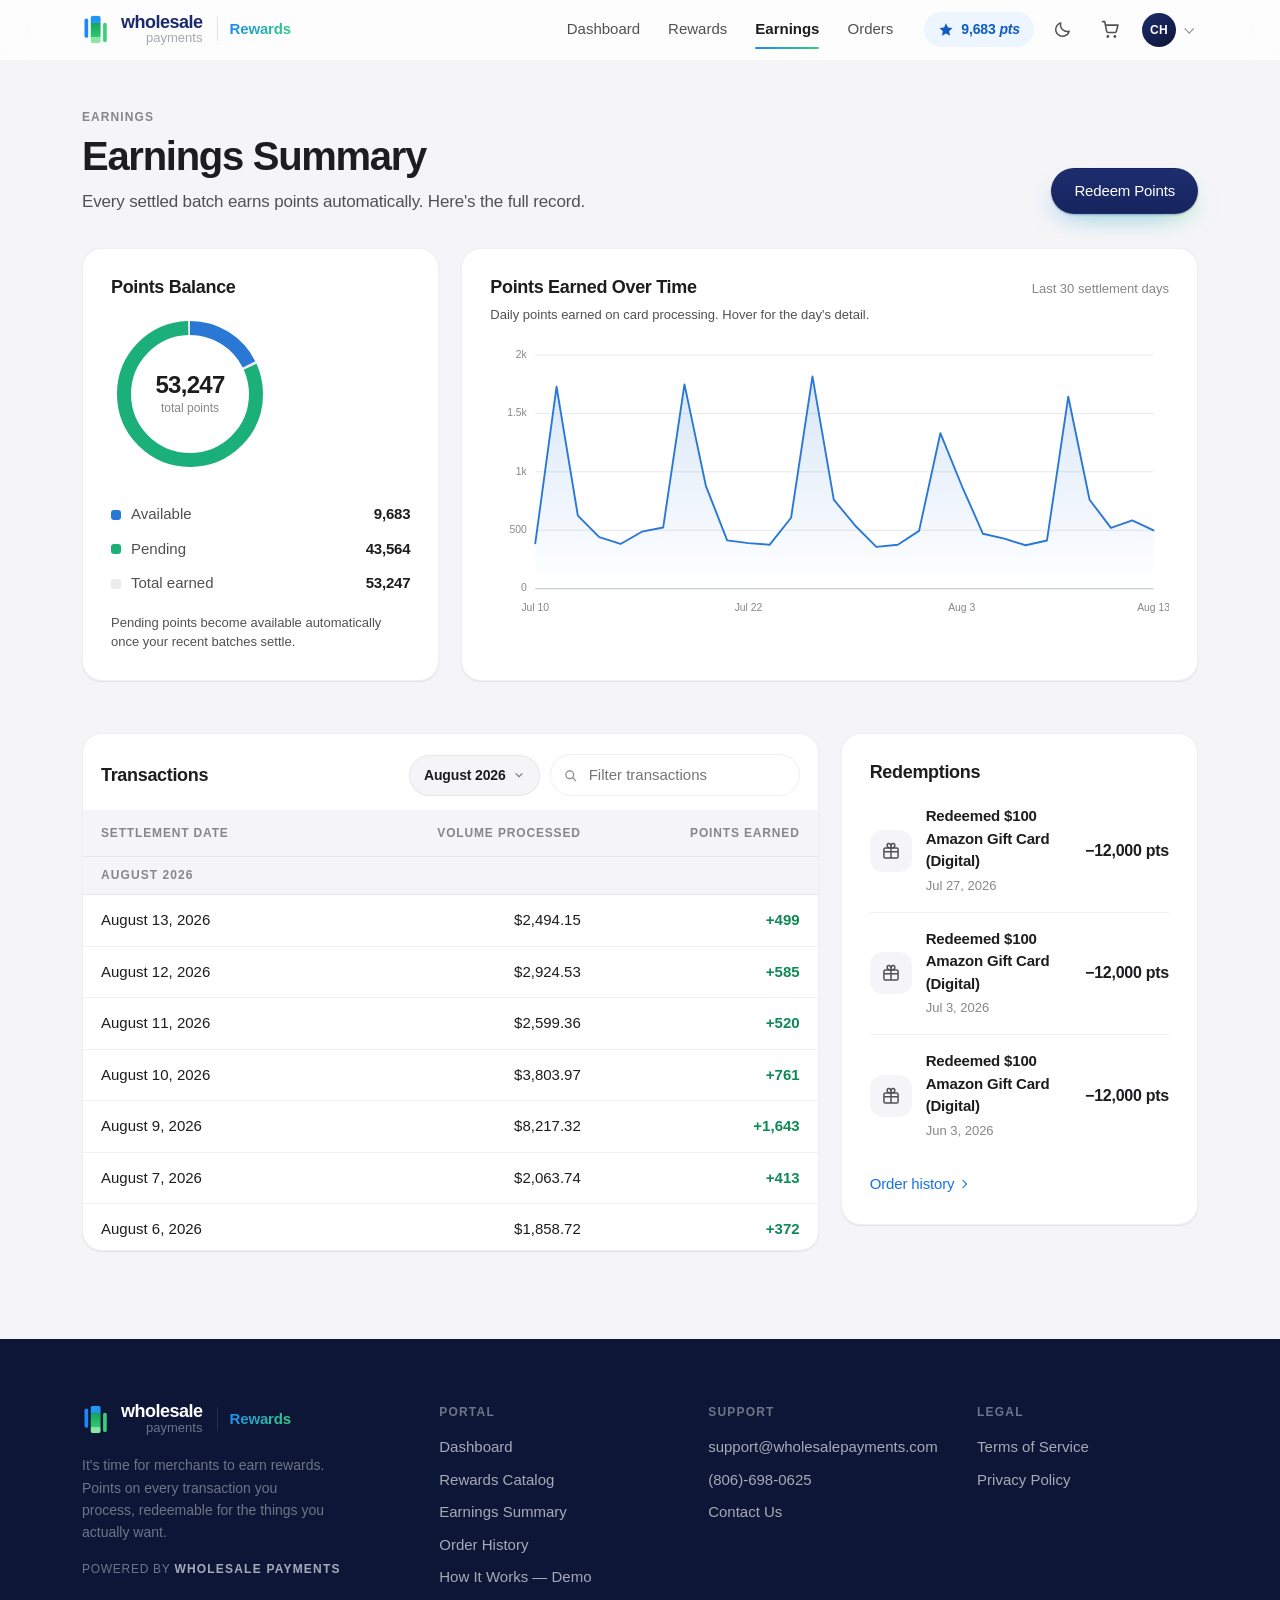
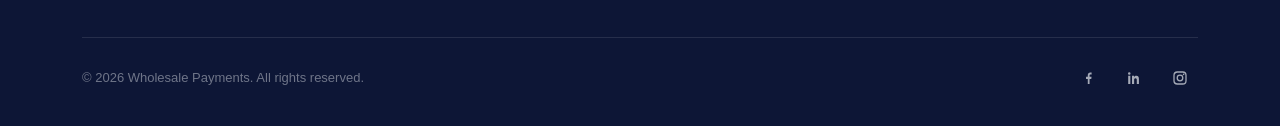
<file: earnings.html>
<!DOCTYPE html>
<html lang="en">
<head>
  <meta charset="utf-8">
  <meta name="viewport" content="width=device-width, initial-scale=1, viewport-fit=cover">
  <title>Earnings Summary — WPI Rewards</title>
  <meta name="description" content="Review the points you've earned on every settled batch, plus your redemption history.">
  <link rel="icon" href="data:image/svg+xml,%3Csvg xmlns='http://www.w3.org/2000/svg' viewBox='0 0 64 64'%3E%3Crect x='5' y='13' width='9' height='40' rx='4.5' fill='%231e88f7'/%3E%3Crect x='19' y='5' width='19' height='54' rx='6' fill='%2317b060'/%3E%3Crect x='19' y='5' width='19' height='19' rx='6' fill='%232196f3'/%3E%3Crect x='43' y='17' width='9' height='40' rx='4.5' fill='%2335d07a'/%3E%3C/svg%3E">
  <meta name="theme-color" content="#ffffff">
  <meta name="apple-mobile-web-app-capable" content="yes">
  <meta name="mobile-web-app-capable" content="yes">
  <meta name="apple-mobile-web-app-status-bar-style" content="default">
  <meta name="apple-mobile-web-app-title" content="WPI Rewards">
  <link rel="manifest" href="manifest.webmanifest">
  <link rel="apple-touch-icon" href="assets/img/apple-touch-icon.png?v=2">
  <script>(function () {
    try {
      var t = localStorage.getItem("wpi-theme");
      if (t !== "dark" && t !== "light") {
        t = window.matchMedia && matchMedia("(prefers-color-scheme: dark)").matches ? "dark" : "light";
      }
      document.documentElement.setAttribute("data-theme", t);
    } catch (e) { document.documentElement.setAttribute("data-theme", "light"); }
  })();</script>
  <link rel="preconnect" href="https://tuzo-django-store.s3.amazonaws.com" crossorigin>
  <link rel="preconnect" href="https://wpirewards.com" crossorigin>
  <link rel="stylesheet" href="assets/css/style.css">
</head>
<body data-page="earnings">
  <header class="site-header">
    <nav class="nav" aria-label="Primary">
      <a class="brand" href="index.html">
        <svg class="brand__logo" viewBox="0 0 26 30" fill="none" aria-hidden="true"><defs><linearGradient id="lgGh" x1="0" y1="0" x2="0" y2="1"><stop offset="0" stop-color="#14a45a"/><stop offset="1" stop-color="#2ec973"/></linearGradient><clipPath id="lgCh"><rect x="6.8" y="0.8" width="10.6" height="28.4" rx="2.8"/></clipPath></defs><rect x="0.6" y="3.6" width="3.8" height="20" rx="1.9" fill="#1e88f7"/><g clip-path="url(#lgCh)"><rect x="6.8" y="0.8" width="10.6" height="7.4" fill="#2196f3"/><rect x="6.8" y="8.2" width="10.6" height="14.6" fill="url(#lgGh)"/><rect x="6.8" y="22.8" width="10.6" height="6.4" fill="#8ce6a1"/></g><rect x="19.8" y="8" width="3.8" height="20" rx="1.9" fill="#35d07a"/></svg>
        <span class="brand__word"><b>wholesale</b><span>payments</span></span>
        <span class="brand__divider" aria-hidden="true"></span>
        <span class="brand__product">Rewards</span>
      </a>
      <div class="nav__links">
        <a class="nav__link" href="index.html">Dashboard</a>
        <a class="nav__link" href="rewards.html">Rewards</a>
        <a class="nav__link" href="earnings.html" aria-current="page">Earnings</a>
        <a class="nav__link" href="orders.html">Orders</a>
      </div>
      <div class="nav__actions">
        <a class="points-chip" href="earnings.html" data-points-chip title="Available points"></a>
        <button class="icon-btn theme-toggle" data-theme-toggle aria-label="Toggle dark mode">
          <svg class="tt-moon" width="19" height="19" viewBox="0 0 24 24" fill="none" stroke="currentColor" stroke-width="1.8" stroke-linecap="round" stroke-linejoin="round" aria-hidden="true"><path d="M20.4 14.2A8.6 8.6 0 0 1 9.8 3.6a8.6 8.6 0 1 0 10.6 10.6z"/></svg>
          <svg class="tt-sun" width="19" height="19" viewBox="0 0 24 24" fill="none" stroke="currentColor" stroke-width="1.8" stroke-linecap="round" stroke-linejoin="round" aria-hidden="true"><circle cx="12" cy="12" r="4.4"/><path d="M12 2.5v2.4M12 19.1v2.4M2.5 12h2.4M19.1 12h2.4M5.3 5.3l1.7 1.7M17 17l1.7 1.7M18.7 5.3 17 7M7 17l-1.7 1.7"/></svg>
        </button>
        <a class="icon-btn" href="cart.html" aria-label="Cart">
          <svg width="21" height="21" viewBox="0 0 24 24" fill="currentColor" aria-hidden="true"><circle cx="9" cy="20" r="1.6"/><circle cx="17" cy="20" r="1.6"/><path d="M3 3h2.4l2.2 11.2a1.6 1.6 0 0 0 1.6 1.3h7.9a1.6 1.6 0 0 0 1.6-1.3L20.5 7H6" fill="none" stroke="currentColor" stroke-width="1.8" stroke-linecap="round" stroke-linejoin="round"/></svg>
          <span class="cart-badge" data-cart-badge aria-hidden="true"></span>
        </a>
        <button class="account-btn" data-account-btn aria-expanded="false" aria-haspopup="true" aria-label="Account menu">
          <span class="avatar">CH</span>
          <span class="account-btn__caret" aria-hidden="true"></span>
        </button>
        <button class="nav__toggle" aria-label="Menu" aria-expanded="false">
          <span></span><span></span><span></span>
        </button>
      </div>
    </nav>
    <div class="account-menu" data-account-menu>
      <div class="account-menu__head">
        <b>Colony House Liquor</b>
        <span>Merchant Admin · MID 554402059848457</span>
      </div>
      <a href="profile.html"><svg width="17" height="17" viewBox="0 0 24 24" aria-hidden="true"><circle cx="12" cy="8.2" r="3.6" fill="none" stroke="currentColor" stroke-width="1.8"/><path d="M4.8 20.2a7.2 7.2 0 0 1 14.4 0" fill="none" stroke="currentColor" stroke-width="1.8" stroke-linecap="round"/></svg>My Profile</a>
      <a href="orders.html"><svg width="17" height="17" viewBox="0 0 24 24" aria-hidden="true"><path d="M6 2.8h12v18l-2.4-1.6-2.4 1.6-1.2-.9-1.2.9-2.4-1.6L6 20.8z" fill="none" stroke="currentColor" stroke-width="1.8" stroke-linejoin="round"/><path d="M9 8h6M9 12h6" stroke="currentColor" stroke-width="1.8" stroke-linecap="round"/></svg>Order History</a>
      <a href="mailto:support@wholesalepayments.com"><svg width="17" height="17" viewBox="0 0 24 24" aria-hidden="true"><rect x="3" y="5" width="18" height="14" rx="2" fill="none" stroke="currentColor" stroke-width="1.8"/><path d="m3.6 6.6 8.4 6.6 8.4-6.6" fill="none" stroke="currentColor" stroke-width="1.8" stroke-linejoin="round"/></svg>Contact Support</a>
      <a href="index.html"><svg width="17" height="17" viewBox="0 0 24 24" aria-hidden="true"><path d="M14 4h-8v16h8M10 12h11M18 8.5 21.5 12 18 15.5" fill="none" stroke="currentColor" stroke-width="1.8" stroke-linecap="round" stroke-linejoin="round"/></svg>Sign Out</a>
    </div>
  </header>

  <div class="menu" id="mobile-menu">
    <a class="menu__link" style="--i:0" href="index.html">Dashboard</a>
    <a class="menu__link" style="--i:1" href="rewards.html">Rewards Catalog</a>
    <a class="menu__link" style="--i:2" href="earnings.html">Earnings</a>
    <a class="menu__link" style="--i:3" href="orders.html">Order History</a>
    <a class="menu__link" style="--i:4" href="cart.html">Cart</a>
    <a class="menu__link" style="--i:5" href="profile.html">My Profile</a>
  </div>

  <main id="main">

    <div class="container page">
      <div class="page-head" data-reveal>
        <div>
          <p class="eyebrow">Earnings</p>
          <h1 class="h1" style="margin-top:8px">Earnings Summary</h1>
          <p class="lead" style="margin-top:10px">Every settled batch earns points automatically. Here's the full record.</p>
        </div>
        <a class="btn btn--primary" href="rewards.html">Redeem Points</a>
      </div>

      <div class="grid grid-3">
        <section class="card" data-reveal aria-labelledby="e-balance-title">
          <h2 class="h3" id="e-balance-title" style="margin-bottom:18px">Points Balance</h2>
          <div class="donut-wrap" data-donut></div>
          <p class="fine" style="margin-top:18px">Pending points become available automatically once your recent batches settle.</p>
        </section>
        <section class="card span-2" data-reveal style="--d:1" aria-labelledby="e-chart-title">
          <div class="section-title" style="margin-bottom:6px">
            <h2 class="h3" id="e-chart-title">Points Earned Over Time</h2>
            <span class="fine tabular">Last 30 settlement days</span>
          </div>
          <p class="fine" style="margin-bottom:14px">Daily points earned on card processing. Hover for the day's detail.</p>
          <div class="viz" data-line-chart></div>
        </section>
      </div>

      <div class="grid grid-3 section-gap" style="align-items:start">
        <section class="card table-card span-2" data-reveal aria-labelledby="tx-title">
          <div style="display:flex;align-items:center;justify-content:space-between;gap:14px;padding:20px 18px 14px;flex-wrap:wrap">
            <h2 class="h3" id="tx-title">Transactions</h2>
            <div class="tx-tools">
              <div class="month-picker" data-month-picker>
                <button type="button" class="month-btn" data-month-btn aria-haspopup="true" aria-expanded="false">
                  <span data-month-label>Month</span>
                  <svg width="12" height="12" viewBox="0 0 24 24" fill="none" stroke="currentColor" stroke-width="2.4" stroke-linecap="round" stroke-linejoin="round" aria-hidden="true"><polyline points="6 9.5 12 15.5 18 9.5"/></svg>
                </button>
                <div class="month-pop" data-month-pop role="dialog" aria-label="Choose month">
                  <div class="month-pop__year">
                    <button type="button" data-year-prev aria-label="Previous year"><svg width="14" height="14" viewBox="0 0 24 24" fill="none" stroke="currentColor" stroke-width="2.4" stroke-linecap="round" stroke-linejoin="round" aria-hidden="true"><polyline points="14.5 5.5 8 12 14.5 18.5"/></svg></button>
                    <b class="tabular" data-year-label></b>
                    <button type="button" data-year-next aria-label="Next year"><svg width="14" height="14" viewBox="0 0 24 24" fill="none" stroke="currentColor" stroke-width="2.4" stroke-linecap="round" stroke-linejoin="round" aria-hidden="true"><polyline points="9.5 5.5 16 12 9.5 18.5"/></svg></button>
                  </div>
                  <div class="month-pop__grid" data-month-grid></div>
                </div>
              </div>
              <div class="search">
                <svg width="15" height="15" viewBox="0 0 24 24" aria-hidden="true"><circle cx="10.8" cy="10.8" r="6.2" fill="none" stroke="currentColor" stroke-width="1.9"/><path d="m15.6 15.6 4.6 4.6" stroke="currentColor" stroke-width="1.9" stroke-linecap="round"/></svg>
                <input type="search" placeholder="Filter transactions" aria-label="Filter transactions" data-tx-search>
              </div>
            </div>
          </div>
          <div class="table-wrap table-wrap--scroll">
            <table>
              <thead>
                <tr><th>Settlement date</th><th class="num">Volume processed</th><th class="num">Points earned</th></tr>
              </thead>
              <tbody data-transactions></tbody>
            </table>
          </div>
        </section>

        <section class="card" data-reveal style="--d:1" aria-labelledby="redeem-title">
          <h2 class="h3" id="redeem-title" style="margin-bottom:8px">Redemptions</h2>
          <div class="row-list" data-redemptions></div>
          <a class="link" href="orders.html" style="margin-top:16px">Order history</a>
        </section>
      </div>
    </div>

  </main>

  <footer class="site-footer">
    <div class="container">
      <div class="footer__grid">
        <div>
          <a class="brand" href="index.html">
            <svg class="brand__logo" viewBox="0 0 26 30" fill="none" aria-hidden="true"><defs><linearGradient id="lgGf" x1="0" y1="0" x2="0" y2="1"><stop offset="0" stop-color="#14a45a"/><stop offset="1" stop-color="#2ec973"/></linearGradient><clipPath id="lgCf"><rect x="6.8" y="0.8" width="10.6" height="28.4" rx="2.8"/></clipPath></defs><rect x="0.6" y="3.6" width="3.8" height="20" rx="1.9" fill="#1e88f7"/><g clip-path="url(#lgCf)"><rect x="6.8" y="0.8" width="10.6" height="7.4" fill="#2196f3"/><rect x="6.8" y="8.2" width="10.6" height="14.6" fill="url(#lgGf)"/><rect x="6.8" y="22.8" width="10.6" height="6.4" fill="#8ce6a1"/></g><rect x="19.8" y="8" width="3.8" height="20" rx="1.9" fill="#35d07a"/></svg>
            <span class="brand__word"><b>wholesale</b><span>payments</span></span>
            <span class="brand__divider" aria-hidden="true"></span>
            <span class="brand__product">Rewards</span>
          </a>
          <p class="footer__blurb">It's time for merchants to earn rewards. Points on every transaction you process, redeemable for the things you actually want.</p>
          <p class="footer__powered">Powered by <b>WHOLESALE PAYMENTS</b></p>
        </div>
        <div>
          <p class="footer__title">Portal</p>
          <div class="footer__links">
            <a href="index.html">Dashboard</a>
            <a href="rewards.html">Rewards Catalog</a>
            <a href="earnings.html">Earnings Summary</a>
            <a href="orders.html">Order History</a>
            <a href="demo.html">How It Works — Demo</a>
          </div>
        </div>
        <div>
          <p class="footer__title">Support</p>
          <div class="footer__links">
            <a href="mailto:support@wholesalepayments.com">support@wholesalepayments.com</a>
            <a href="tel:+18066980625">(806)-698-0625</a>
            <a href="mailto:support@wholesalepayments.com">Contact Us</a>
          </div>
        </div>
        <div>
          <p class="footer__title">Legal</p>
          <div class="footer__links">
            <a href="terms.html">Terms of Service</a>
            <a href="privacy.html">Privacy Policy</a>
          </div>
        </div>
      </div>
      <div class="footer__bottom">
        <span>© 2026 Wholesale Payments. All rights reserved.</span>
        <div class="footer__social">
          <a href="https://www.facebook.com/wholesalepaymentscorporate/" aria-label="Facebook" rel="noopener" target="_blank"><svg width="17" height="17" viewBox="0 0 24 24" fill="currentColor" aria-hidden="true"><path d="M13.5 21v-7h2.4l.4-3h-2.8V9.1c0-.9.3-1.5 1.6-1.5h1.3V4.9c-.2 0-1-.1-1.9-.1-1.9 0-3.5 1.2-3.5 3.9V11H8.5v3H11v7z"/></svg></a>
          <a href="https://www.linkedin.com/company/wholesalepayments/posts/?feedView=all" aria-label="LinkedIn" rel="noopener" target="_blank"><svg width="16" height="16" viewBox="0 0 24 24" fill="currentColor" aria-hidden="true"><path d="M4.9 3.5a1.9 1.9 0 1 1 0 3.8 1.9 1.9 0 0 1 0-3.8zM3.3 8.8h3.2V21H3.3zM9 8.8h3.1v1.7h.1c.4-.8 1.5-1.9 3.2-1.9 3.4 0 4 2.2 4 5.2V21h-3.2v-5.6c0-1.3 0-3-1.9-3s-2.1 1.4-2.1 2.9V21H9z"/></svg></a>
          <a href="https://www.instagram.com/wholesale.payments/" aria-label="Instagram" rel="noopener" target="_blank"><svg width="16" height="16" viewBox="0 0 24 24" fill="none" stroke="currentColor" stroke-width="1.9" aria-hidden="true"><rect x="3" y="3" width="18" height="18" rx="5"/><circle cx="12" cy="12" r="4.2"/><circle cx="17.4" cy="6.6" r="1.2" fill="currentColor" stroke="none"/></svg></a>
        </div>
      </div>
    </div>
  </footer>

  <script src="assets/js/data.js"></script>
  <script src="assets/js/app.js"></script>
</body>
</html>
</file>
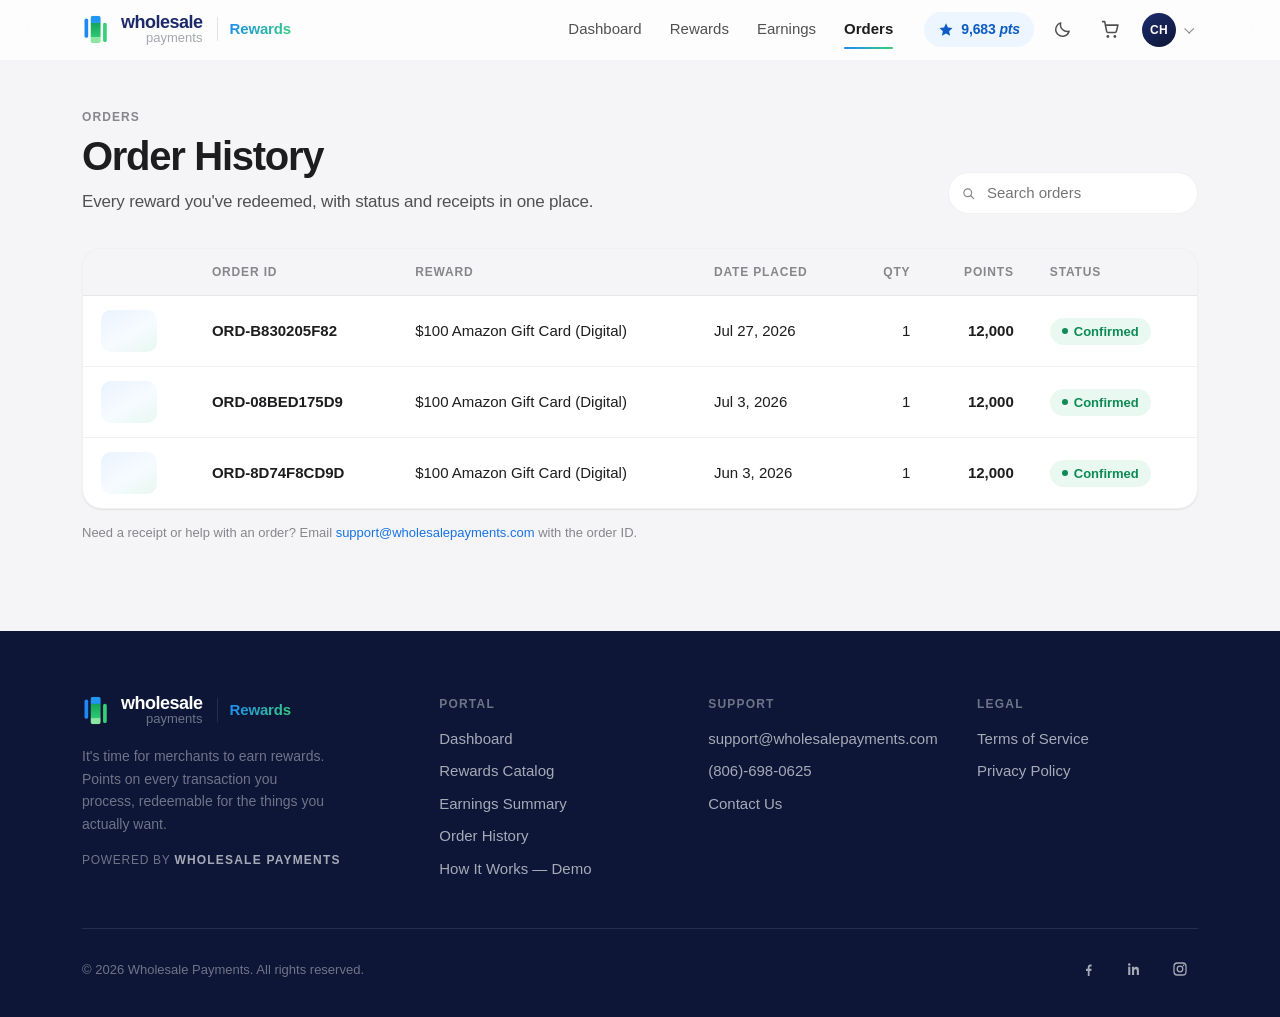
<file: orders.html>
<!DOCTYPE html>
<html lang="en">
<head>
  <meta charset="utf-8">
  <meta name="viewport" content="width=device-width, initial-scale=1, viewport-fit=cover">
  <title>Order History — WPI Rewards</title>
  <meta name="description" content="Review the history of your reward redemptions, statuses and receipts.">
  <link rel="icon" href="data:image/svg+xml,%3Csvg xmlns='http://www.w3.org/2000/svg' viewBox='0 0 64 64'%3E%3Crect x='5' y='13' width='9' height='40' rx='4.5' fill='%231e88f7'/%3E%3Crect x='19' y='5' width='19' height='54' rx='6' fill='%2317b060'/%3E%3Crect x='19' y='5' width='19' height='19' rx='6' fill='%232196f3'/%3E%3Crect x='43' y='17' width='9' height='40' rx='4.5' fill='%2335d07a'/%3E%3C/svg%3E">
  <meta name="theme-color" content="#ffffff">
  <meta name="apple-mobile-web-app-capable" content="yes">
  <meta name="mobile-web-app-capable" content="yes">
  <meta name="apple-mobile-web-app-status-bar-style" content="default">
  <meta name="apple-mobile-web-app-title" content="WPI Rewards">
  <link rel="manifest" href="manifest.webmanifest">
  <link rel="apple-touch-icon" href="assets/img/apple-touch-icon.png?v=2">
  <script>(function () {
    try {
      var t = localStorage.getItem("wpi-theme");
      if (t !== "dark" && t !== "light") {
        t = window.matchMedia && matchMedia("(prefers-color-scheme: dark)").matches ? "dark" : "light";
      }
      document.documentElement.setAttribute("data-theme", t);
    } catch (e) { document.documentElement.setAttribute("data-theme", "light"); }
  })();</script>
  <link rel="preconnect" href="https://tuzo-django-store.s3.amazonaws.com" crossorigin>
  <link rel="preconnect" href="https://wpirewards.com" crossorigin>
  <link rel="stylesheet" href="assets/css/style.css">
</head>
<body data-page="orders">
  <header class="site-header">
    <nav class="nav" aria-label="Primary">
      <a class="brand" href="index.html">
        <svg class="brand__logo" viewBox="0 0 26 30" fill="none" aria-hidden="true"><defs><linearGradient id="lgGh" x1="0" y1="0" x2="0" y2="1"><stop offset="0" stop-color="#14a45a"/><stop offset="1" stop-color="#2ec973"/></linearGradient><clipPath id="lgCh"><rect x="6.8" y="0.8" width="10.6" height="28.4" rx="2.8"/></clipPath></defs><rect x="0.6" y="3.6" width="3.8" height="20" rx="1.9" fill="#1e88f7"/><g clip-path="url(#lgCh)"><rect x="6.8" y="0.8" width="10.6" height="7.4" fill="#2196f3"/><rect x="6.8" y="8.2" width="10.6" height="14.6" fill="url(#lgGh)"/><rect x="6.8" y="22.8" width="10.6" height="6.4" fill="#8ce6a1"/></g><rect x="19.8" y="8" width="3.8" height="20" rx="1.9" fill="#35d07a"/></svg>
        <span class="brand__word"><b>wholesale</b><span>payments</span></span>
        <span class="brand__divider" aria-hidden="true"></span>
        <span class="brand__product">Rewards</span>
      </a>
      <div class="nav__links">
        <a class="nav__link" href="index.html">Dashboard</a>
        <a class="nav__link" href="rewards.html">Rewards</a>
        <a class="nav__link" href="earnings.html">Earnings</a>
        <a class="nav__link" href="orders.html" aria-current="page">Orders</a>
      </div>
      <div class="nav__actions">
        <a class="points-chip" href="earnings.html" data-points-chip title="Available points"></a>
        <button class="icon-btn theme-toggle" data-theme-toggle aria-label="Toggle dark mode">
          <svg class="tt-moon" width="19" height="19" viewBox="0 0 24 24" fill="none" stroke="currentColor" stroke-width="1.8" stroke-linecap="round" stroke-linejoin="round" aria-hidden="true"><path d="M20.4 14.2A8.6 8.6 0 0 1 9.8 3.6a8.6 8.6 0 1 0 10.6 10.6z"/></svg>
          <svg class="tt-sun" width="19" height="19" viewBox="0 0 24 24" fill="none" stroke="currentColor" stroke-width="1.8" stroke-linecap="round" stroke-linejoin="round" aria-hidden="true"><circle cx="12" cy="12" r="4.4"/><path d="M12 2.5v2.4M12 19.1v2.4M2.5 12h2.4M19.1 12h2.4M5.3 5.3l1.7 1.7M17 17l1.7 1.7M18.7 5.3 17 7M7 17l-1.7 1.7"/></svg>
        </button>
        <a class="icon-btn" href="cart.html" aria-label="Cart">
          <svg width="21" height="21" viewBox="0 0 24 24" fill="currentColor" aria-hidden="true"><circle cx="9" cy="20" r="1.6"/><circle cx="17" cy="20" r="1.6"/><path d="M3 3h2.4l2.2 11.2a1.6 1.6 0 0 0 1.6 1.3h7.9a1.6 1.6 0 0 0 1.6-1.3L20.5 7H6" fill="none" stroke="currentColor" stroke-width="1.8" stroke-linecap="round" stroke-linejoin="round"/></svg>
          <span class="cart-badge" data-cart-badge aria-hidden="true"></span>
        </a>
        <button class="account-btn" data-account-btn aria-expanded="false" aria-haspopup="true" aria-label="Account menu">
          <span class="avatar">CH</span>
          <span class="account-btn__caret" aria-hidden="true"></span>
        </button>
        <button class="nav__toggle" aria-label="Menu" aria-expanded="false">
          <span></span><span></span><span></span>
        </button>
      </div>
    </nav>
    <div class="account-menu" data-account-menu>
      <div class="account-menu__head">
        <b>Colony House Liquor</b>
        <span>Merchant Admin · MID 554402059848457</span>
      </div>
      <a href="profile.html"><svg width="17" height="17" viewBox="0 0 24 24" aria-hidden="true"><circle cx="12" cy="8.2" r="3.6" fill="none" stroke="currentColor" stroke-width="1.8"/><path d="M4.8 20.2a7.2 7.2 0 0 1 14.4 0" fill="none" stroke="currentColor" stroke-width="1.8" stroke-linecap="round"/></svg>My Profile</a>
      <a href="orders.html"><svg width="17" height="17" viewBox="0 0 24 24" aria-hidden="true"><path d="M6 2.8h12v18l-2.4-1.6-2.4 1.6-1.2-.9-1.2.9-2.4-1.6L6 20.8z" fill="none" stroke="currentColor" stroke-width="1.8" stroke-linejoin="round"/><path d="M9 8h6M9 12h6" stroke="currentColor" stroke-width="1.8" stroke-linecap="round"/></svg>Order History</a>
      <a href="mailto:support@wholesalepayments.com"><svg width="17" height="17" viewBox="0 0 24 24" aria-hidden="true"><rect x="3" y="5" width="18" height="14" rx="2" fill="none" stroke="currentColor" stroke-width="1.8"/><path d="m3.6 6.6 8.4 6.6 8.4-6.6" fill="none" stroke="currentColor" stroke-width="1.8" stroke-linejoin="round"/></svg>Contact Support</a>
      <a href="index.html"><svg width="17" height="17" viewBox="0 0 24 24" aria-hidden="true"><path d="M14 4h-8v16h8M10 12h11M18 8.5 21.5 12 18 15.5" fill="none" stroke="currentColor" stroke-width="1.8" stroke-linecap="round" stroke-linejoin="round"/></svg>Sign Out</a>
    </div>
  </header>

  <div class="menu" id="mobile-menu">
    <a class="menu__link" style="--i:0" href="index.html">Dashboard</a>
    <a class="menu__link" style="--i:1" href="rewards.html">Rewards Catalog</a>
    <a class="menu__link" style="--i:2" href="earnings.html">Earnings</a>
    <a class="menu__link" style="--i:3" href="orders.html">Order History</a>
    <a class="menu__link" style="--i:4" href="cart.html">Cart</a>
    <a class="menu__link" style="--i:5" href="profile.html">My Profile</a>
  </div>

  <main id="main">

    <div class="container page">
      <div class="page-head" data-reveal>
        <div>
          <p class="eyebrow">Orders</p>
          <h1 class="h1" style="margin-top:8px">Order History</h1>
          <p class="lead" style="margin-top:10px">Every reward you've redeemed, with status and receipts in one place.</p>
        </div>
        <div class="search">
          <svg width="15" height="15" viewBox="0 0 24 24" aria-hidden="true"><circle cx="10.8" cy="10.8" r="6.2" fill="none" stroke="currentColor" stroke-width="1.9"/><path d="m15.6 15.6 4.6 4.6" stroke="currentColor" stroke-width="1.9" stroke-linecap="round"/></svg>
          <input type="search" placeholder="Search orders" aria-label="Search orders" data-order-search>
        </div>
      </div>

      <section class="card table-card" data-reveal>
        <div class="table-wrap">
          <table>
            <thead>
              <tr><th></th><th>Order ID</th><th>Reward</th><th>Date placed</th><th class="num">Qty</th><th class="num">Points</th><th>Status</th></tr>
            </thead>
            <tbody data-orders></tbody>
          </table>
        </div>
      </section>
      <p class="fine" style="margin-top:14px">Need a receipt or help with an order? Email <a href="mailto:support@wholesalepayments.com" style="color:var(--blue)">support@wholesalepayments.com</a> with the order ID.</p>
    </div>

  </main>

  <footer class="site-footer">
    <div class="container">
      <div class="footer__grid">
        <div>
          <a class="brand" href="index.html">
            <svg class="brand__logo" viewBox="0 0 26 30" fill="none" aria-hidden="true"><defs><linearGradient id="lgGf" x1="0" y1="0" x2="0" y2="1"><stop offset="0" stop-color="#14a45a"/><stop offset="1" stop-color="#2ec973"/></linearGradient><clipPath id="lgCf"><rect x="6.8" y="0.8" width="10.6" height="28.4" rx="2.8"/></clipPath></defs><rect x="0.6" y="3.6" width="3.8" height="20" rx="1.9" fill="#1e88f7"/><g clip-path="url(#lgCf)"><rect x="6.8" y="0.8" width="10.6" height="7.4" fill="#2196f3"/><rect x="6.8" y="8.2" width="10.6" height="14.6" fill="url(#lgGf)"/><rect x="6.8" y="22.8" width="10.6" height="6.4" fill="#8ce6a1"/></g><rect x="19.8" y="8" width="3.8" height="20" rx="1.9" fill="#35d07a"/></svg>
            <span class="brand__word"><b>wholesale</b><span>payments</span></span>
            <span class="brand__divider" aria-hidden="true"></span>
            <span class="brand__product">Rewards</span>
          </a>
          <p class="footer__blurb">It's time for merchants to earn rewards. Points on every transaction you process, redeemable for the things you actually want.</p>
          <p class="footer__powered">Powered by <b>WHOLESALE PAYMENTS</b></p>
        </div>
        <div>
          <p class="footer__title">Portal</p>
          <div class="footer__links">
            <a href="index.html">Dashboard</a>
            <a href="rewards.html">Rewards Catalog</a>
            <a href="earnings.html">Earnings Summary</a>
            <a href="orders.html">Order History</a>
            <a href="demo.html">How It Works — Demo</a>
          </div>
        </div>
        <div>
          <p class="footer__title">Support</p>
          <div class="footer__links">
            <a href="mailto:support@wholesalepayments.com">support@wholesalepayments.com</a>
            <a href="tel:+18066980625">(806)-698-0625</a>
            <a href="mailto:support@wholesalepayments.com">Contact Us</a>
          </div>
        </div>
        <div>
          <p class="footer__title">Legal</p>
          <div class="footer__links">
            <a href="terms.html">Terms of Service</a>
            <a href="privacy.html">Privacy Policy</a>
          </div>
        </div>
      </div>
      <div class="footer__bottom">
        <span>© 2026 Wholesale Payments. All rights reserved.</span>
        <div class="footer__social">
          <a href="https://www.facebook.com/wholesalepaymentscorporate/" aria-label="Facebook" rel="noopener" target="_blank"><svg width="17" height="17" viewBox="0 0 24 24" fill="currentColor" aria-hidden="true"><path d="M13.5 21v-7h2.4l.4-3h-2.8V9.1c0-.9.3-1.5 1.6-1.5h1.3V4.9c-.2 0-1-.1-1.9-.1-1.9 0-3.5 1.2-3.5 3.9V11H8.5v3H11v7z"/></svg></a>
          <a href="https://www.linkedin.com/company/wholesalepayments/posts/?feedView=all" aria-label="LinkedIn" rel="noopener" target="_blank"><svg width="16" height="16" viewBox="0 0 24 24" fill="currentColor" aria-hidden="true"><path d="M4.9 3.5a1.9 1.9 0 1 1 0 3.8 1.9 1.9 0 0 1 0-3.8zM3.3 8.8h3.2V21H3.3zM9 8.8h3.1v1.7h.1c.4-.8 1.5-1.9 3.2-1.9 3.4 0 4 2.2 4 5.2V21h-3.2v-5.6c0-1.3 0-3-1.9-3s-2.1 1.4-2.1 2.9V21H9z"/></svg></a>
          <a href="https://www.instagram.com/wholesale.payments/" aria-label="Instagram" rel="noopener" target="_blank"><svg width="16" height="16" viewBox="0 0 24 24" fill="none" stroke="currentColor" stroke-width="1.9" aria-hidden="true"><rect x="3" y="3" width="18" height="18" rx="5"/><circle cx="12" cy="12" r="4.2"/><circle cx="17.4" cy="6.6" r="1.2" fill="currentColor" stroke="none"/></svg></a>
        </div>
      </div>
    </div>
  </footer>

  <script src="assets/js/data.js"></script>
  <script src="assets/js/app.js"></script>
</body>
</html>
</file>
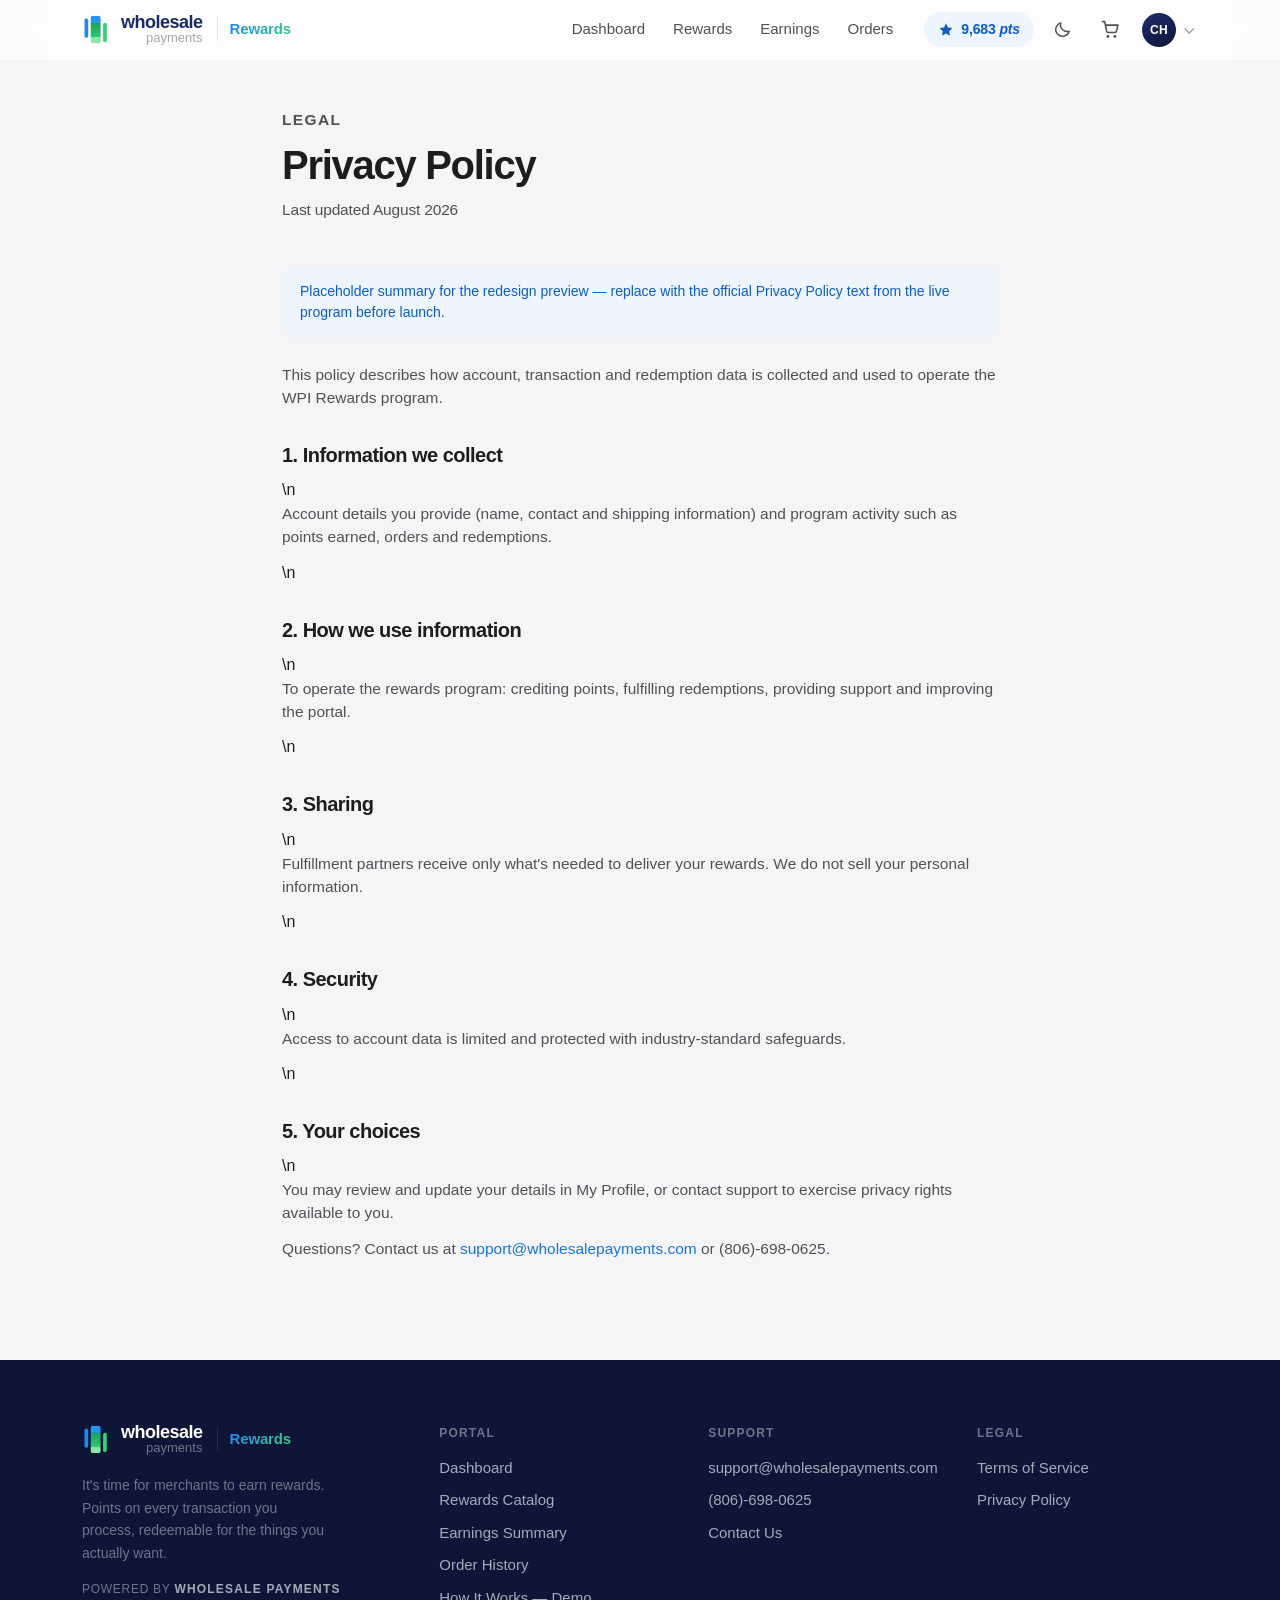
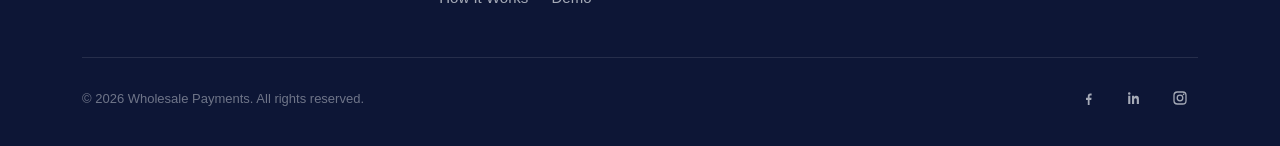
<file: privacy.html>
<!DOCTYPE html>
<html lang="en">
<head>
  <meta charset="utf-8">
  <meta name="viewport" content="width=device-width, initial-scale=1, viewport-fit=cover">
  <title>Privacy Policy — WPI Rewards</title>
  <meta name="description" content="Privacy Policy for the WPI Rewards merchant program.">
  <link rel="icon" href="data:image/svg+xml,%3Csvg xmlns='http://www.w3.org/2000/svg' viewBox='0 0 64 64'%3E%3Crect x='5' y='13' width='9' height='40' rx='4.5' fill='%231e88f7'/%3E%3Crect x='19' y='5' width='19' height='54' rx='6' fill='%2317b060'/%3E%3Crect x='19' y='5' width='19' height='19' rx='6' fill='%232196f3'/%3E%3Crect x='43' y='17' width='9' height='40' rx='4.5' fill='%2335d07a'/%3E%3C/svg%3E">
  <meta name="theme-color" content="#ffffff">
  <meta name="apple-mobile-web-app-capable" content="yes">
  <meta name="mobile-web-app-capable" content="yes">
  <meta name="apple-mobile-web-app-status-bar-style" content="default">
  <meta name="apple-mobile-web-app-title" content="WPI Rewards">
  <link rel="manifest" href="manifest.webmanifest">
  <link rel="apple-touch-icon" href="assets/img/apple-touch-icon.png?v=2">
  <script>(function () {
    try {
      var t = localStorage.getItem("wpi-theme");
      if (t !== "dark" && t !== "light") {
        t = window.matchMedia && matchMedia("(prefers-color-scheme: dark)").matches ? "dark" : "light";
      }
      document.documentElement.setAttribute("data-theme", t);
    } catch (e) { document.documentElement.setAttribute("data-theme", "light"); }
  })();</script>
  <link rel="preconnect" href="https://tuzo-django-store.s3.amazonaws.com" crossorigin>
  <link rel="preconnect" href="https://wpirewards.com" crossorigin>
  <link rel="stylesheet" href="assets/css/style.css">
</head>
<body data-page="legal">
  <header class="site-header">
    <nav class="nav" aria-label="Primary">
      <a class="brand" href="index.html">
        <svg class="brand__logo" viewBox="0 0 26 30" fill="none" aria-hidden="true"><defs><linearGradient id="lgGh" x1="0" y1="0" x2="0" y2="1"><stop offset="0" stop-color="#14a45a"/><stop offset="1" stop-color="#2ec973"/></linearGradient><clipPath id="lgCh"><rect x="6.8" y="0.8" width="10.6" height="28.4" rx="2.8"/></clipPath></defs><rect x="0.6" y="3.6" width="3.8" height="20" rx="1.9" fill="#1e88f7"/><g clip-path="url(#lgCh)"><rect x="6.8" y="0.8" width="10.6" height="7.4" fill="#2196f3"/><rect x="6.8" y="8.2" width="10.6" height="14.6" fill="url(#lgGh)"/><rect x="6.8" y="22.8" width="10.6" height="6.4" fill="#8ce6a1"/></g><rect x="19.8" y="8" width="3.8" height="20" rx="1.9" fill="#35d07a"/></svg>
        <span class="brand__word"><b>wholesale</b><span>payments</span></span>
        <span class="brand__divider" aria-hidden="true"></span>
        <span class="brand__product">Rewards</span>
      </a>
      <div class="nav__links">
        <a class="nav__link" href="index.html">Dashboard</a>
        <a class="nav__link" href="rewards.html">Rewards</a>
        <a class="nav__link" href="earnings.html">Earnings</a>
        <a class="nav__link" href="orders.html">Orders</a>
      </div>
      <div class="nav__actions">
        <a class="points-chip" href="earnings.html" data-points-chip title="Available points"></a>
        <button class="icon-btn theme-toggle" data-theme-toggle aria-label="Toggle dark mode">
          <svg class="tt-moon" width="19" height="19" viewBox="0 0 24 24" fill="none" stroke="currentColor" stroke-width="1.8" stroke-linecap="round" stroke-linejoin="round" aria-hidden="true"><path d="M20.4 14.2A8.6 8.6 0 0 1 9.8 3.6a8.6 8.6 0 1 0 10.6 10.6z"/></svg>
          <svg class="tt-sun" width="19" height="19" viewBox="0 0 24 24" fill="none" stroke="currentColor" stroke-width="1.8" stroke-linecap="round" stroke-linejoin="round" aria-hidden="true"><circle cx="12" cy="12" r="4.4"/><path d="M12 2.5v2.4M12 19.1v2.4M2.5 12h2.4M19.1 12h2.4M5.3 5.3l1.7 1.7M17 17l1.7 1.7M18.7 5.3 17 7M7 17l-1.7 1.7"/></svg>
        </button>
        <a class="icon-btn" href="cart.html" aria-label="Cart">
          <svg width="21" height="21" viewBox="0 0 24 24" fill="currentColor" aria-hidden="true"><circle cx="9" cy="20" r="1.6"/><circle cx="17" cy="20" r="1.6"/><path d="M3 3h2.4l2.2 11.2a1.6 1.6 0 0 0 1.6 1.3h7.9a1.6 1.6 0 0 0 1.6-1.3L20.5 7H6" fill="none" stroke="currentColor" stroke-width="1.8" stroke-linecap="round" stroke-linejoin="round"/></svg>
          <span class="cart-badge" data-cart-badge aria-hidden="true"></span>
        </a>
        <button class="account-btn" data-account-btn aria-expanded="false" aria-haspopup="true" aria-label="Account menu">
          <span class="avatar">CH</span>
          <span class="account-btn__caret" aria-hidden="true"></span>
        </button>
        <button class="nav__toggle" aria-label="Menu" aria-expanded="false">
          <span></span><span></span><span></span>
        </button>
      </div>
    </nav>
    <div class="account-menu" data-account-menu>
      <div class="account-menu__head">
        <b>Colony House Liquor</b>
        <span>Merchant Admin · MID 554402059848457</span>
      </div>
      <a href="profile.html"><svg width="17" height="17" viewBox="0 0 24 24" aria-hidden="true"><circle cx="12" cy="8.2" r="3.6" fill="none" stroke="currentColor" stroke-width="1.8"/><path d="M4.8 20.2a7.2 7.2 0 0 1 14.4 0" fill="none" stroke="currentColor" stroke-width="1.8" stroke-linecap="round"/></svg>My Profile</a>
      <a href="orders.html"><svg width="17" height="17" viewBox="0 0 24 24" aria-hidden="true"><path d="M6 2.8h12v18l-2.4-1.6-2.4 1.6-1.2-.9-1.2.9-2.4-1.6L6 20.8z" fill="none" stroke="currentColor" stroke-width="1.8" stroke-linejoin="round"/><path d="M9 8h6M9 12h6" stroke="currentColor" stroke-width="1.8" stroke-linecap="round"/></svg>Order History</a>
      <a href="mailto:support@wholesalepayments.com"><svg width="17" height="17" viewBox="0 0 24 24" aria-hidden="true"><rect x="3" y="5" width="18" height="14" rx="2" fill="none" stroke="currentColor" stroke-width="1.8"/><path d="m3.6 6.6 8.4 6.6 8.4-6.6" fill="none" stroke="currentColor" stroke-width="1.8" stroke-linejoin="round"/></svg>Contact Support</a>
      <a href="index.html"><svg width="17" height="17" viewBox="0 0 24 24" aria-hidden="true"><path d="M14 4h-8v16h8M10 12h11M18 8.5 21.5 12 18 15.5" fill="none" stroke="currentColor" stroke-width="1.8" stroke-linecap="round" stroke-linejoin="round"/></svg>Sign Out</a>
    </div>
  </header>

  <div class="menu" id="mobile-menu">
    <a class="menu__link" style="--i:0" href="index.html">Dashboard</a>
    <a class="menu__link" style="--i:1" href="rewards.html">Rewards Catalog</a>
    <a class="menu__link" style="--i:2" href="earnings.html">Earnings</a>
    <a class="menu__link" style="--i:3" href="orders.html">Order History</a>
    <a class="menu__link" style="--i:4" href="cart.html">Cart</a>
    <a class="menu__link" style="--i:5" href="profile.html">My Profile</a>
  </div>

  <main id="main">

    <div class="container page container--narrow legal">
      <div class="page-head" data-reveal>
        <div>
          <p class="eyebrow">Legal</p>
          <h1 class="h1" style="margin-top:8px">Privacy Policy</h1>
          <p class="lead" style="margin-top:10px">Last updated August 2026</p>
        </div>
      </div>
      <div class="legal-note" data-reveal>Placeholder summary for the redesign preview — replace with the official Privacy Policy text from the live program before launch.</div>
      <div data-reveal>
      <p>This policy describes how account, transaction and redemption data is collected and used to operate the WPI Rewards program.</p>
      <h2>1. Information we collect</h2>\n<p>Account details you provide (name, contact and shipping information) and program activity such as points earned, orders and redemptions.</p>\n<h2>2. How we use information</h2>\n<p>To operate the rewards program: crediting points, fulfilling redemptions, providing support and improving the portal.</p>\n<h2>3. Sharing</h2>\n<p>Fulfillment partners receive only what's needed to deliver your rewards. We do not sell your personal information.</p>\n<h2>4. Security</h2>\n<p>Access to account data is limited and protected with industry-standard safeguards.</p>\n<h2>5. Your choices</h2>\n<p>You may review and update your details in My Profile, or contact support to exercise privacy rights available to you.</p>
      <p>Questions? Contact us at <a href="mailto:support@wholesalepayments.com" style="color:var(--blue)">support@wholesalepayments.com</a> or (806)-698-0625.</p>
      </div>
    </div>

  </main>

  <footer class="site-footer">
    <div class="container">
      <div class="footer__grid">
        <div>
          <a class="brand" href="index.html">
            <svg class="brand__logo" viewBox="0 0 26 30" fill="none" aria-hidden="true"><defs><linearGradient id="lgGf" x1="0" y1="0" x2="0" y2="1"><stop offset="0" stop-color="#14a45a"/><stop offset="1" stop-color="#2ec973"/></linearGradient><clipPath id="lgCf"><rect x="6.8" y="0.8" width="10.6" height="28.4" rx="2.8"/></clipPath></defs><rect x="0.6" y="3.6" width="3.8" height="20" rx="1.9" fill="#1e88f7"/><g clip-path="url(#lgCf)"><rect x="6.8" y="0.8" width="10.6" height="7.4" fill="#2196f3"/><rect x="6.8" y="8.2" width="10.6" height="14.6" fill="url(#lgGf)"/><rect x="6.8" y="22.8" width="10.6" height="6.4" fill="#8ce6a1"/></g><rect x="19.8" y="8" width="3.8" height="20" rx="1.9" fill="#35d07a"/></svg>
            <span class="brand__word"><b>wholesale</b><span>payments</span></span>
            <span class="brand__divider" aria-hidden="true"></span>
            <span class="brand__product">Rewards</span>
          </a>
          <p class="footer__blurb">It's time for merchants to earn rewards. Points on every transaction you process, redeemable for the things you actually want.</p>
          <p class="footer__powered">Powered by <b>WHOLESALE PAYMENTS</b></p>
        </div>
        <div>
          <p class="footer__title">Portal</p>
          <div class="footer__links">
            <a href="index.html">Dashboard</a>
            <a href="rewards.html">Rewards Catalog</a>
            <a href="earnings.html">Earnings Summary</a>
            <a href="orders.html">Order History</a>
            <a href="demo.html">How It Works — Demo</a>
          </div>
        </div>
        <div>
          <p class="footer__title">Support</p>
          <div class="footer__links">
            <a href="mailto:support@wholesalepayments.com">support@wholesalepayments.com</a>
            <a href="tel:+18066980625">(806)-698-0625</a>
            <a href="mailto:support@wholesalepayments.com">Contact Us</a>
          </div>
        </div>
        <div>
          <p class="footer__title">Legal</p>
          <div class="footer__links">
            <a href="terms.html">Terms of Service</a>
            <a href="privacy.html">Privacy Policy</a>
          </div>
        </div>
      </div>
      <div class="footer__bottom">
        <span>© 2026 Wholesale Payments. All rights reserved.</span>
        <div class="footer__social">
          <a href="https://www.facebook.com/wholesalepaymentscorporate/" aria-label="Facebook" rel="noopener" target="_blank"><svg width="17" height="17" viewBox="0 0 24 24" fill="currentColor" aria-hidden="true"><path d="M13.5 21v-7h2.4l.4-3h-2.8V9.1c0-.9.3-1.5 1.6-1.5h1.3V4.9c-.2 0-1-.1-1.9-.1-1.9 0-3.5 1.2-3.5 3.9V11H8.5v3H11v7z"/></svg></a>
          <a href="https://www.linkedin.com/company/wholesalepayments/posts/?feedView=all" aria-label="LinkedIn" rel="noopener" target="_blank"><svg width="16" height="16" viewBox="0 0 24 24" fill="currentColor" aria-hidden="true"><path d="M4.9 3.5a1.9 1.9 0 1 1 0 3.8 1.9 1.9 0 0 1 0-3.8zM3.3 8.8h3.2V21H3.3zM9 8.8h3.1v1.7h.1c.4-.8 1.5-1.9 3.2-1.9 3.4 0 4 2.2 4 5.2V21h-3.2v-5.6c0-1.3 0-3-1.9-3s-2.1 1.4-2.1 2.9V21H9z"/></svg></a>
          <a href="https://www.instagram.com/wholesale.payments/" aria-label="Instagram" rel="noopener" target="_blank"><svg width="16" height="16" viewBox="0 0 24 24" fill="none" stroke="currentColor" stroke-width="1.9" aria-hidden="true"><rect x="3" y="3" width="18" height="18" rx="5"/><circle cx="12" cy="12" r="4.2"/><circle cx="17.4" cy="6.6" r="1.2" fill="currentColor" stroke="none"/></svg></a>
        </div>
      </div>
    </div>
  </footer>

  <script src="assets/js/data.js"></script>
  <script src="assets/js/app.js"></script>
</body>
</html>
</file>
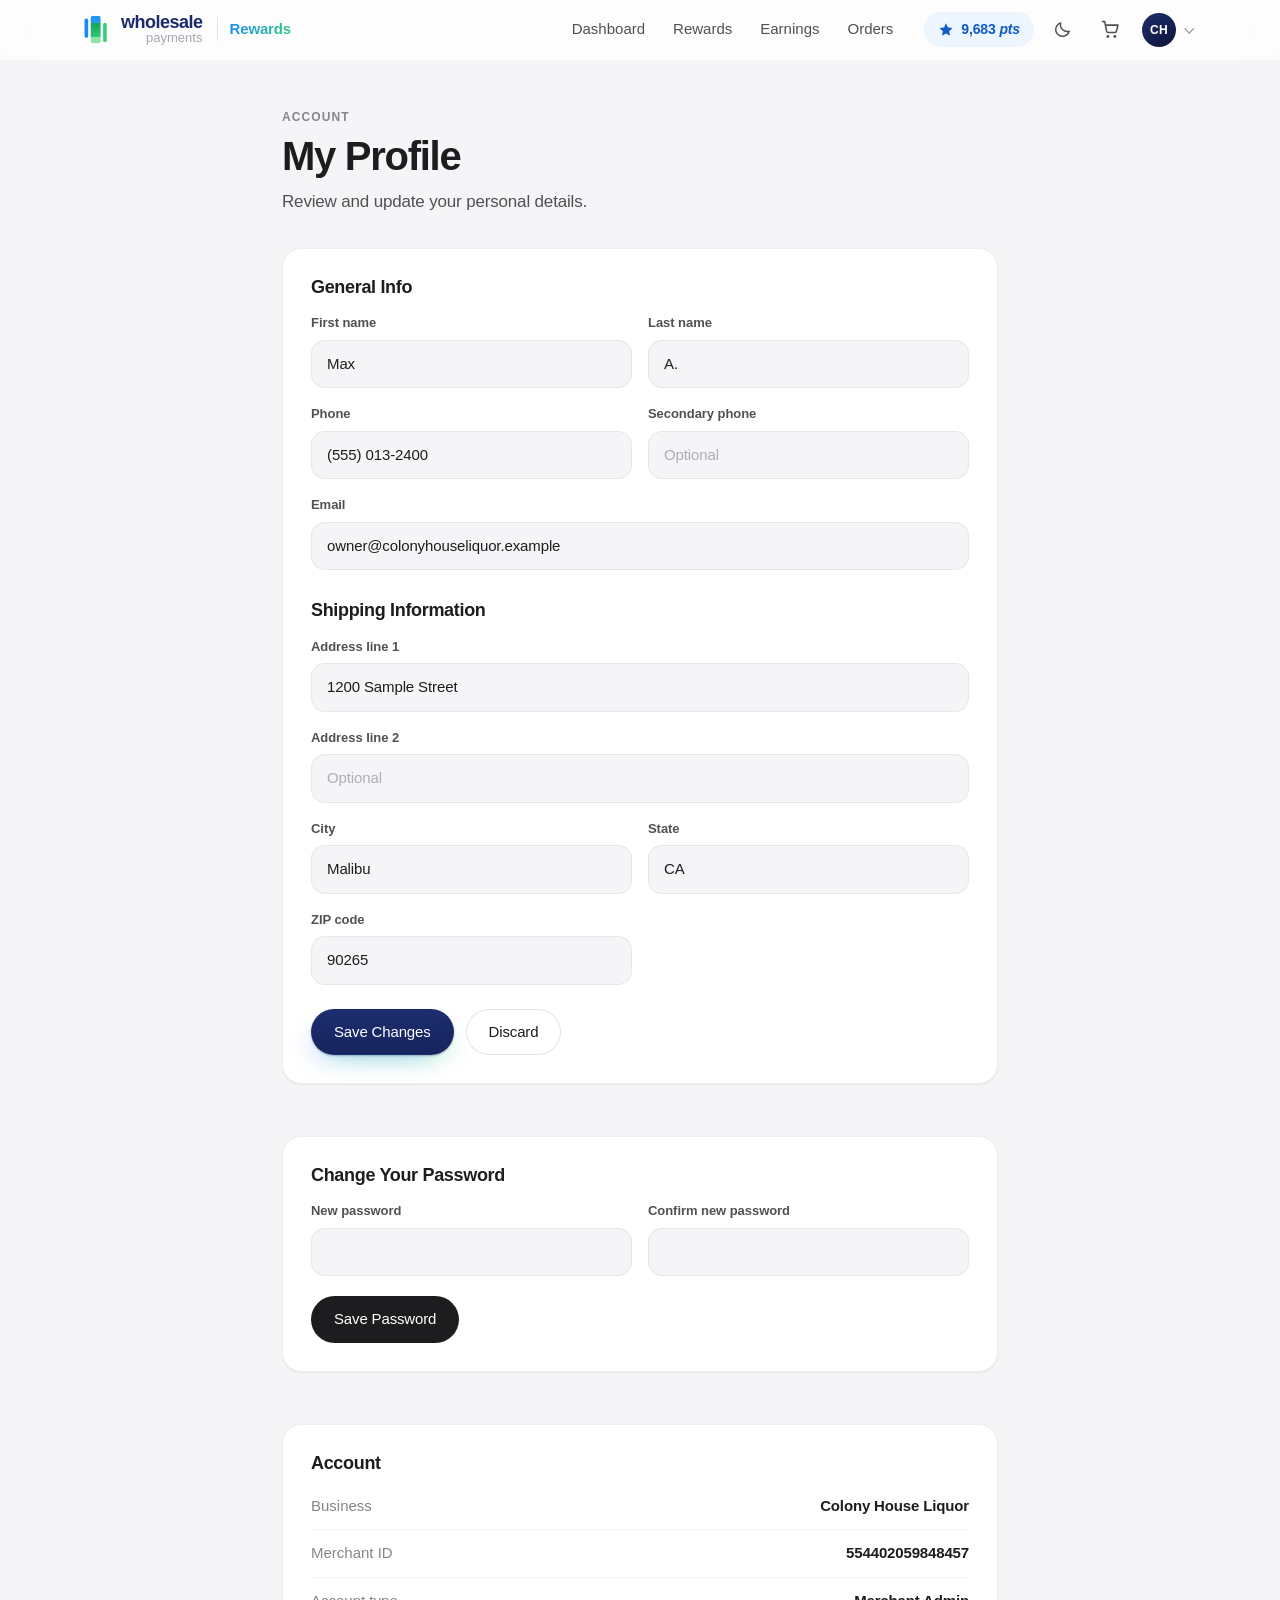
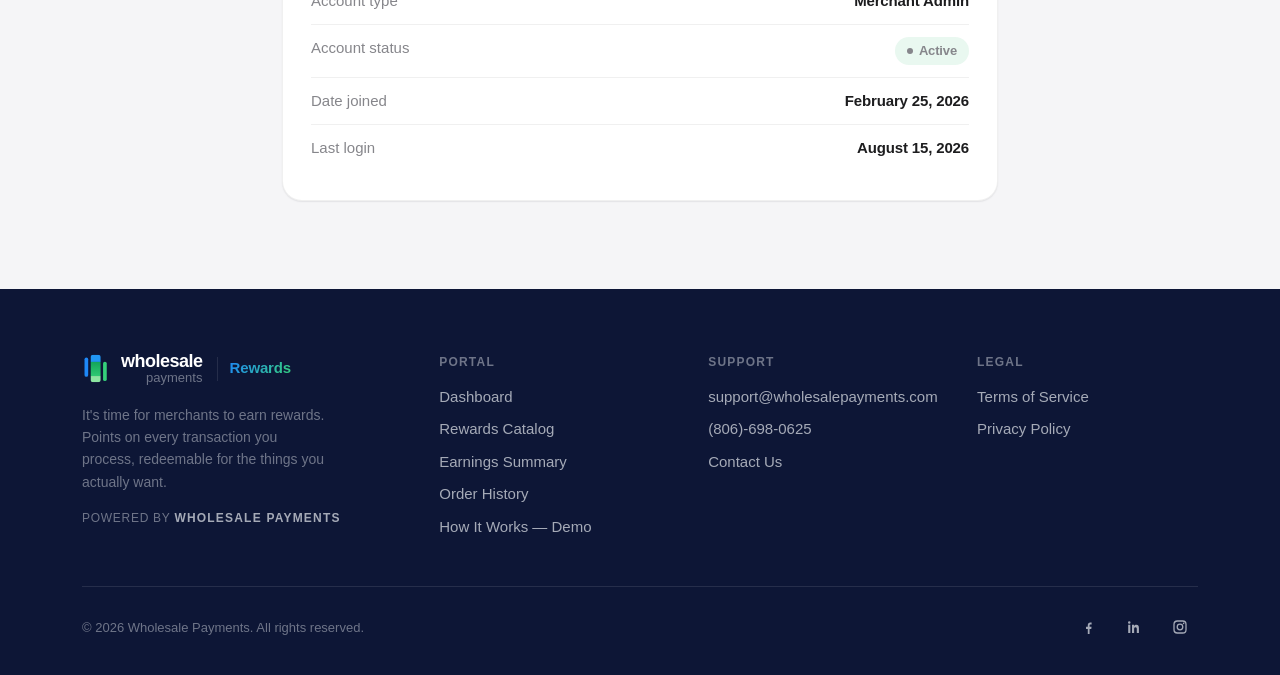
<file: profile.html>
<!DOCTYPE html>
<html lang="en">
<head>
  <meta charset="utf-8">
  <meta name="viewport" content="width=device-width, initial-scale=1, viewport-fit=cover">
  <title>My Profile — WPI Rewards</title>
  <meta name="description" content="Review and update your personal details, shipping address and password.">
  <link rel="icon" href="data:image/svg+xml,%3Csvg xmlns='http://www.w3.org/2000/svg' viewBox='0 0 64 64'%3E%3Crect x='5' y='13' width='9' height='40' rx='4.5' fill='%231e88f7'/%3E%3Crect x='19' y='5' width='19' height='54' rx='6' fill='%2317b060'/%3E%3Crect x='19' y='5' width='19' height='19' rx='6' fill='%232196f3'/%3E%3Crect x='43' y='17' width='9' height='40' rx='4.5' fill='%2335d07a'/%3E%3C/svg%3E">
  <meta name="theme-color" content="#ffffff">
  <meta name="apple-mobile-web-app-capable" content="yes">
  <meta name="mobile-web-app-capable" content="yes">
  <meta name="apple-mobile-web-app-status-bar-style" content="default">
  <meta name="apple-mobile-web-app-title" content="WPI Rewards">
  <link rel="manifest" href="manifest.webmanifest">
  <link rel="apple-touch-icon" href="assets/img/apple-touch-icon.png?v=2">
  <script>(function () {
    try {
      var t = localStorage.getItem("wpi-theme");
      if (t !== "dark" && t !== "light") {
        t = window.matchMedia && matchMedia("(prefers-color-scheme: dark)").matches ? "dark" : "light";
      }
      document.documentElement.setAttribute("data-theme", t);
    } catch (e) { document.documentElement.setAttribute("data-theme", "light"); }
  })();</script>
  <link rel="preconnect" href="https://tuzo-django-store.s3.amazonaws.com" crossorigin>
  <link rel="preconnect" href="https://wpirewards.com" crossorigin>
  <link rel="stylesheet" href="assets/css/style.css">
</head>
<body data-page="profile">
  <header class="site-header">
    <nav class="nav" aria-label="Primary">
      <a class="brand" href="index.html">
        <svg class="brand__logo" viewBox="0 0 26 30" fill="none" aria-hidden="true"><defs><linearGradient id="lgGh" x1="0" y1="0" x2="0" y2="1"><stop offset="0" stop-color="#14a45a"/><stop offset="1" stop-color="#2ec973"/></linearGradient><clipPath id="lgCh"><rect x="6.8" y="0.8" width="10.6" height="28.4" rx="2.8"/></clipPath></defs><rect x="0.6" y="3.6" width="3.8" height="20" rx="1.9" fill="#1e88f7"/><g clip-path="url(#lgCh)"><rect x="6.8" y="0.8" width="10.6" height="7.4" fill="#2196f3"/><rect x="6.8" y="8.2" width="10.6" height="14.6" fill="url(#lgGh)"/><rect x="6.8" y="22.8" width="10.6" height="6.4" fill="#8ce6a1"/></g><rect x="19.8" y="8" width="3.8" height="20" rx="1.9" fill="#35d07a"/></svg>
        <span class="brand__word"><b>wholesale</b><span>payments</span></span>
        <span class="brand__divider" aria-hidden="true"></span>
        <span class="brand__product">Rewards</span>
      </a>
      <div class="nav__links">
        <a class="nav__link" href="index.html">Dashboard</a>
        <a class="nav__link" href="rewards.html">Rewards</a>
        <a class="nav__link" href="earnings.html">Earnings</a>
        <a class="nav__link" href="orders.html">Orders</a>
      </div>
      <div class="nav__actions">
        <a class="points-chip" href="earnings.html" data-points-chip title="Available points"></a>
        <button class="icon-btn theme-toggle" data-theme-toggle aria-label="Toggle dark mode">
          <svg class="tt-moon" width="19" height="19" viewBox="0 0 24 24" fill="none" stroke="currentColor" stroke-width="1.8" stroke-linecap="round" stroke-linejoin="round" aria-hidden="true"><path d="M20.4 14.2A8.6 8.6 0 0 1 9.8 3.6a8.6 8.6 0 1 0 10.6 10.6z"/></svg>
          <svg class="tt-sun" width="19" height="19" viewBox="0 0 24 24" fill="none" stroke="currentColor" stroke-width="1.8" stroke-linecap="round" stroke-linejoin="round" aria-hidden="true"><circle cx="12" cy="12" r="4.4"/><path d="M12 2.5v2.4M12 19.1v2.4M2.5 12h2.4M19.1 12h2.4M5.3 5.3l1.7 1.7M17 17l1.7 1.7M18.7 5.3 17 7M7 17l-1.7 1.7"/></svg>
        </button>
        <a class="icon-btn" href="cart.html" aria-label="Cart">
          <svg width="21" height="21" viewBox="0 0 24 24" fill="currentColor" aria-hidden="true"><circle cx="9" cy="20" r="1.6"/><circle cx="17" cy="20" r="1.6"/><path d="M3 3h2.4l2.2 11.2a1.6 1.6 0 0 0 1.6 1.3h7.9a1.6 1.6 0 0 0 1.6-1.3L20.5 7H6" fill="none" stroke="currentColor" stroke-width="1.8" stroke-linecap="round" stroke-linejoin="round"/></svg>
          <span class="cart-badge" data-cart-badge aria-hidden="true"></span>
        </a>
        <button class="account-btn" data-account-btn aria-expanded="false" aria-haspopup="true" aria-label="Account menu">
          <span class="avatar">CH</span>
          <span class="account-btn__caret" aria-hidden="true"></span>
        </button>
        <button class="nav__toggle" aria-label="Menu" aria-expanded="false">
          <span></span><span></span><span></span>
        </button>
      </div>
    </nav>
    <div class="account-menu" data-account-menu>
      <div class="account-menu__head">
        <b>Colony House Liquor</b>
        <span>Merchant Admin · MID 554402059848457</span>
      </div>
      <a href="profile.html"><svg width="17" height="17" viewBox="0 0 24 24" aria-hidden="true"><circle cx="12" cy="8.2" r="3.6" fill="none" stroke="currentColor" stroke-width="1.8"/><path d="M4.8 20.2a7.2 7.2 0 0 1 14.4 0" fill="none" stroke="currentColor" stroke-width="1.8" stroke-linecap="round"/></svg>My Profile</a>
      <a href="orders.html"><svg width="17" height="17" viewBox="0 0 24 24" aria-hidden="true"><path d="M6 2.8h12v18l-2.4-1.6-2.4 1.6-1.2-.9-1.2.9-2.4-1.6L6 20.8z" fill="none" stroke="currentColor" stroke-width="1.8" stroke-linejoin="round"/><path d="M9 8h6M9 12h6" stroke="currentColor" stroke-width="1.8" stroke-linecap="round"/></svg>Order History</a>
      <a href="mailto:support@wholesalepayments.com"><svg width="17" height="17" viewBox="0 0 24 24" aria-hidden="true"><rect x="3" y="5" width="18" height="14" rx="2" fill="none" stroke="currentColor" stroke-width="1.8"/><path d="m3.6 6.6 8.4 6.6 8.4-6.6" fill="none" stroke="currentColor" stroke-width="1.8" stroke-linejoin="round"/></svg>Contact Support</a>
      <a href="index.html"><svg width="17" height="17" viewBox="0 0 24 24" aria-hidden="true"><path d="M14 4h-8v16h8M10 12h11M18 8.5 21.5 12 18 15.5" fill="none" stroke="currentColor" stroke-width="1.8" stroke-linecap="round" stroke-linejoin="round"/></svg>Sign Out</a>
    </div>
  </header>

  <div class="menu" id="mobile-menu">
    <a class="menu__link" style="--i:0" href="index.html">Dashboard</a>
    <a class="menu__link" style="--i:1" href="rewards.html">Rewards Catalog</a>
    <a class="menu__link" style="--i:2" href="earnings.html">Earnings</a>
    <a class="menu__link" style="--i:3" href="orders.html">Order History</a>
    <a class="menu__link" style="--i:4" href="cart.html">Cart</a>
    <a class="menu__link" style="--i:5" href="profile.html">My Profile</a>
  </div>

  <main id="main">

    <div class="container page container--narrow">
      <div class="page-head" data-reveal>
        <div>
          <p class="eyebrow">Account</p>
          <h1 class="h1" style="margin-top:8px">My Profile</h1>
          <p class="lead" style="margin-top:10px">Review and update your personal details.</p>
        </div>
      </div>

      <form class="card form" data-save-form="Profile updated" data-reveal>
        <h2 class="h3">General Info</h2>
        <div class="form__row">
          <div class="field"><label for="p-first">First name</label><input class="input" id="p-first" type="text" value="Max" autocomplete="given-name"></div>
          <div class="field"><label for="p-last">Last name</label><input class="input" id="p-last" type="text" value="A." autocomplete="family-name"></div>
        </div>
        <div class="form__row">
          <div class="field"><label for="p-phone">Phone</label><input class="input" id="p-phone" type="tel" value="(555) 013-2400" autocomplete="tel"></div>
          <div class="field"><label for="p-phone2">Secondary phone</label><input class="input" id="p-phone2" type="tel" placeholder="Optional"></div>
        </div>
        <div class="field"><label for="p-email">Email</label><input class="input" id="p-email" type="email" value="owner@colonyhouseliquor.example" autocomplete="email"></div>

        <h2 class="h3" style="margin-top:14px">Shipping Information</h2>
        <div class="field"><label for="p-addr1">Address line 1</label><input class="input" id="p-addr1" type="text" value="1200 Sample Street" autocomplete="address-line1"></div>
        <div class="field"><label for="p-addr2">Address line 2</label><input class="input" id="p-addr2" type="text" placeholder="Optional" autocomplete="address-line2"></div>
        <div class="form__row">
          <div class="field"><label for="p-city">City</label><input class="input" id="p-city" type="text" value="Malibu" autocomplete="address-level2"></div>
          <div class="field"><label for="p-state">State</label>
            <select class="input" id="p-state" autocomplete="address-level1">
              <option>CA</option><option>AL</option><option>AK</option><option>AZ</option><option>AR</option><option>CO</option><option>CT</option><option>DE</option><option>FL</option><option>GA</option><option>HI</option><option>ID</option><option>IL</option><option>IN</option><option>IA</option><option>KS</option><option>KY</option><option>LA</option><option>ME</option><option>MD</option><option>MA</option><option>MI</option><option>MN</option><option>MS</option><option>MO</option><option>MT</option><option>NE</option><option>NV</option><option>NH</option><option>NJ</option><option>NM</option><option>NY</option><option>NC</option><option>ND</option><option>OH</option><option>OK</option><option>OR</option><option>PA</option><option>RI</option><option>SC</option><option>SD</option><option>TN</option><option>TX</option><option>UT</option><option>VT</option><option>VA</option><option>WA</option><option>WV</option><option>WI</option><option>WY</option>
            </select>
          </div>
        </div>
        <div class="form__row">
          <div class="field"><label for="p-zip">ZIP code</label><input class="input" id="p-zip" type="text" value="90265" autocomplete="postal-code"></div>
        </div>
        <div class="btn-row" style="margin-top:8px">
          <button class="btn btn--primary" type="submit">Save Changes</button>
          <button class="btn btn--ghost" type="reset">Discard</button>
        </div>
      </form>

      <form class="card form section-gap" data-save-form="Password updated" data-reveal>
        <h2 class="h3">Change Your Password</h2>
        <div class="form__row">
          <div class="field"><label for="p-pass1">New password</label><input class="input" id="p-pass1" type="password" autocomplete="new-password"></div>
          <div class="field"><label for="p-pass2">Confirm new password</label><input class="input" id="p-pass2" type="password" autocomplete="new-password"></div>
        </div>
        <div class="btn-row" style="margin-top:4px">
          <button class="btn btn--dark" type="submit">Save Password</button>
        </div>
      </form>

      <section class="card section-gap" data-reveal aria-labelledby="acct-title">
        <h2 class="h3" id="acct-title" style="margin-bottom:10px">Account</h2>
        <div class="meta-list">
          <div><span>Business</span><b>Colony House Liquor</b></div>
          <div><span>Merchant ID</span><b class="tabular">554402059848457</b></div>
          <div><span>Account type</span><b>Merchant Admin</b></div>
          <div><span>Account status</span><b><span class="pill-status pill-status--ok">Active</span></b></div>
          <div><span>Date joined</span><b>February 25, 2026</b></div>
          <div><span>Last login</span><b>August 15, 2026</b></div>
        </div>
      </section>
    </div>

  </main>

  <footer class="site-footer">
    <div class="container">
      <div class="footer__grid">
        <div>
          <a class="brand" href="index.html">
            <svg class="brand__logo" viewBox="0 0 26 30" fill="none" aria-hidden="true"><defs><linearGradient id="lgGf" x1="0" y1="0" x2="0" y2="1"><stop offset="0" stop-color="#14a45a"/><stop offset="1" stop-color="#2ec973"/></linearGradient><clipPath id="lgCf"><rect x="6.8" y="0.8" width="10.6" height="28.4" rx="2.8"/></clipPath></defs><rect x="0.6" y="3.6" width="3.8" height="20" rx="1.9" fill="#1e88f7"/><g clip-path="url(#lgCf)"><rect x="6.8" y="0.8" width="10.6" height="7.4" fill="#2196f3"/><rect x="6.8" y="8.2" width="10.6" height="14.6" fill="url(#lgGf)"/><rect x="6.8" y="22.8" width="10.6" height="6.4" fill="#8ce6a1"/></g><rect x="19.8" y="8" width="3.8" height="20" rx="1.9" fill="#35d07a"/></svg>
            <span class="brand__word"><b>wholesale</b><span>payments</span></span>
            <span class="brand__divider" aria-hidden="true"></span>
            <span class="brand__product">Rewards</span>
          </a>
          <p class="footer__blurb">It's time for merchants to earn rewards. Points on every transaction you process, redeemable for the things you actually want.</p>
          <p class="footer__powered">Powered by <b>WHOLESALE PAYMENTS</b></p>
        </div>
        <div>
          <p class="footer__title">Portal</p>
          <div class="footer__links">
            <a href="index.html">Dashboard</a>
            <a href="rewards.html">Rewards Catalog</a>
            <a href="earnings.html">Earnings Summary</a>
            <a href="orders.html">Order History</a>
            <a href="demo.html">How It Works — Demo</a>
          </div>
        </div>
        <div>
          <p class="footer__title">Support</p>
          <div class="footer__links">
            <a href="mailto:support@wholesalepayments.com">support@wholesalepayments.com</a>
            <a href="tel:+18066980625">(806)-698-0625</a>
            <a href="mailto:support@wholesalepayments.com">Contact Us</a>
          </div>
        </div>
        <div>
          <p class="footer__title">Legal</p>
          <div class="footer__links">
            <a href="terms.html">Terms of Service</a>
            <a href="privacy.html">Privacy Policy</a>
          </div>
        </div>
      </div>
      <div class="footer__bottom">
        <span>© 2026 Wholesale Payments. All rights reserved.</span>
        <div class="footer__social">
          <a href="https://www.facebook.com/wholesalepaymentscorporate/" aria-label="Facebook" rel="noopener" target="_blank"><svg width="17" height="17" viewBox="0 0 24 24" fill="currentColor" aria-hidden="true"><path d="M13.5 21v-7h2.4l.4-3h-2.8V9.1c0-.9.3-1.5 1.6-1.5h1.3V4.9c-.2 0-1-.1-1.9-.1-1.9 0-3.5 1.2-3.5 3.9V11H8.5v3H11v7z"/></svg></a>
          <a href="https://www.linkedin.com/company/wholesalepayments/posts/?feedView=all" aria-label="LinkedIn" rel="noopener" target="_blank"><svg width="16" height="16" viewBox="0 0 24 24" fill="currentColor" aria-hidden="true"><path d="M4.9 3.5a1.9 1.9 0 1 1 0 3.8 1.9 1.9 0 0 1 0-3.8zM3.3 8.8h3.2V21H3.3zM9 8.8h3.1v1.7h.1c.4-.8 1.5-1.9 3.2-1.9 3.4 0 4 2.2 4 5.2V21h-3.2v-5.6c0-1.3 0-3-1.9-3s-2.1 1.4-2.1 2.9V21H9z"/></svg></a>
          <a href="https://www.instagram.com/wholesale.payments/" aria-label="Instagram" rel="noopener" target="_blank"><svg width="16" height="16" viewBox="0 0 24 24" fill="none" stroke="currentColor" stroke-width="1.9" aria-hidden="true"><rect x="3" y="3" width="18" height="18" rx="5"/><circle cx="12" cy="12" r="4.2"/><circle cx="17.4" cy="6.6" r="1.2" fill="currentColor" stroke="none"/></svg></a>
        </div>
      </div>
    </div>
  </footer>

  <script src="assets/js/data.js"></script>
  <script src="assets/js/app.js"></script>
</body>
</html>
</file>
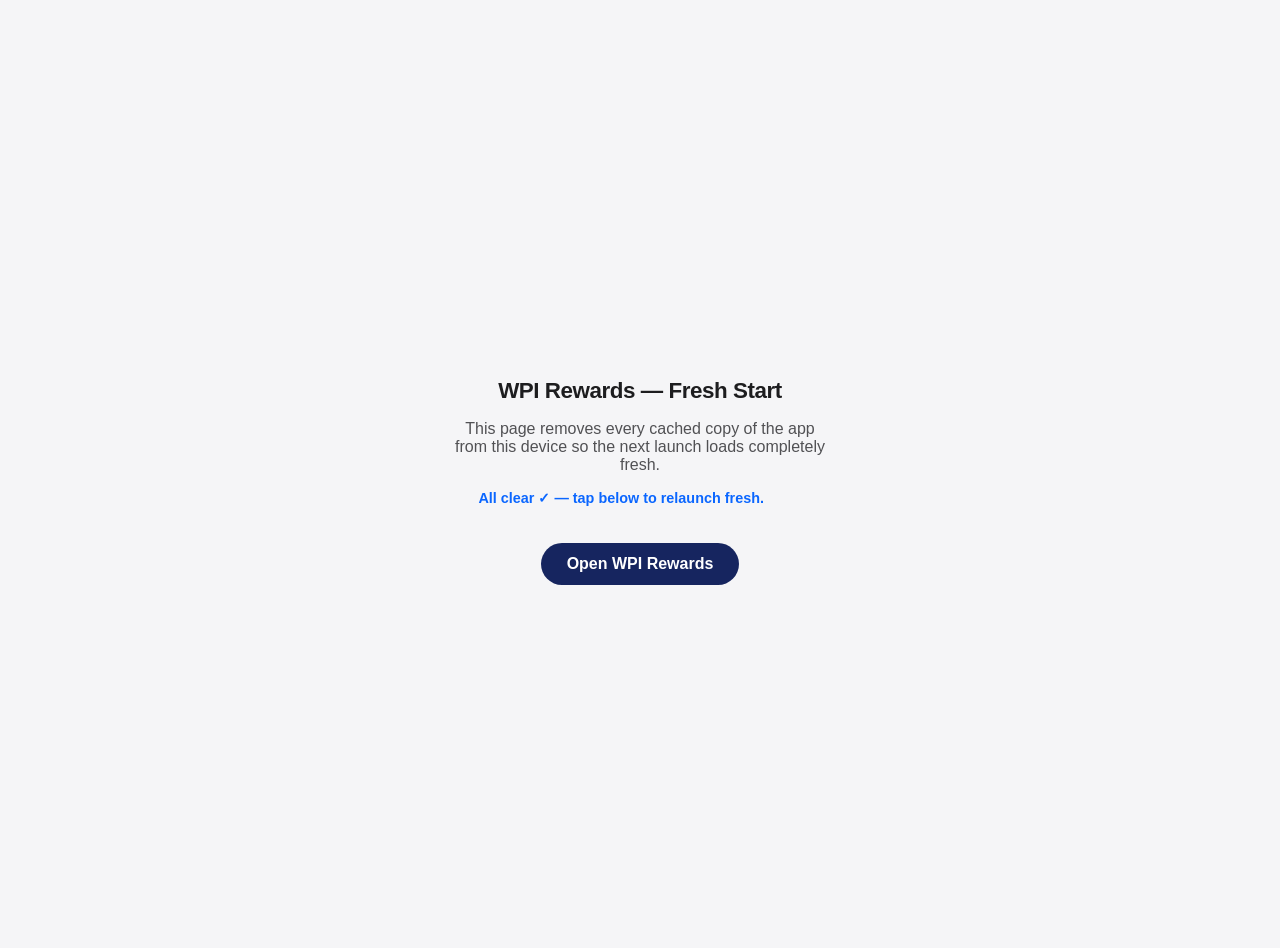
<file: reset.html>
<!DOCTYPE html>
<html lang="en">
<head>
  <meta charset="utf-8">
  <meta name="viewport" content="width=device-width, initial-scale=1">
  <title>Reset — WPI Rewards</title>
  <meta name="robots" content="noindex">
  <style>
    body { font-family: -apple-system, BlinkMacSystemFont, "Segoe UI", sans-serif;
      display: grid; place-content: center; min-height: 100vh; margin: 0;
      background: #f5f5f7; color: #1d1d1f; text-align: center; padding: 24px; }
    h1 { font-size: 1.4rem; letter-spacing: -0.02em; }
    p { color: #515154; max-width: 42ch; }
    #log { font-size: 0.9rem; color: #0a66ff; min-height: 1.4em; font-weight: 600; }
    a { display: inline-block; margin-top: 18px; padding: 12px 26px; border-radius: 999px;
      background: #16255f; color: #fff; text-decoration: none; font-weight: 550; }
  </style>
</head>
<body>
  <div>
    <h1>WPI Rewards — Fresh Start</h1>
    <p>This page removes every cached copy of the app from this device so the next launch loads completely fresh.</p>
    <p id="log">Cleaning up…</p>
    <a href="index.html" id="go" style="display:none">Open WPI Rewards</a>
  </div>
  <script>
    (async function () {
      const log = document.getElementById("log");
      try {
        if ("serviceWorker" in navigator) {
          const regs = await navigator.serviceWorker.getRegistrations();
          await Promise.all(regs.map((r) => r.unregister()));
        }
        if (window.caches && caches.keys) {
          const keys = await caches.keys();
          await Promise.all(keys.map((k) => caches.delete(k)));
        }
        log.textContent = "All clear ✓ — tap below to relaunch fresh.";
      } catch (e) {
        log.textContent = "Done — tap below to relaunch.";
      }
      document.getElementById("go").style.display = "inline-block";
    })();
  </script>
</body>
</html>
</file>
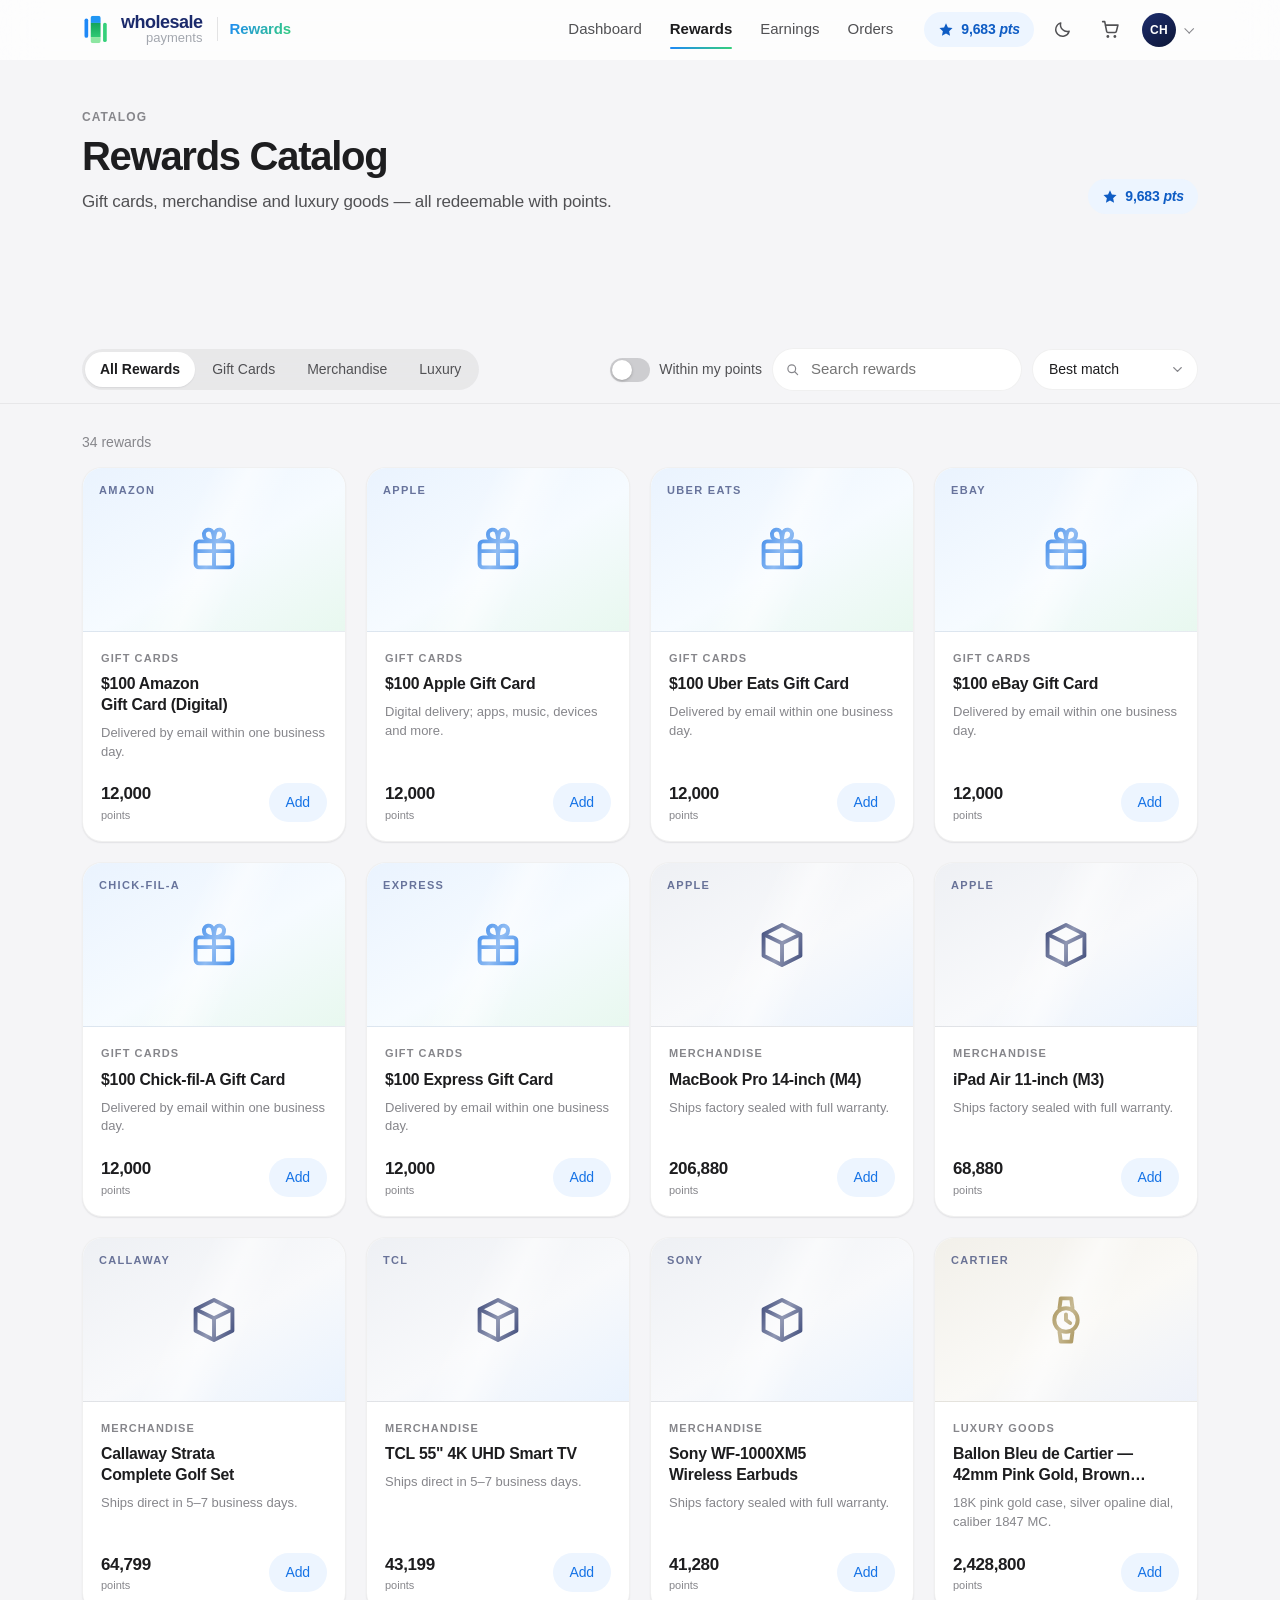
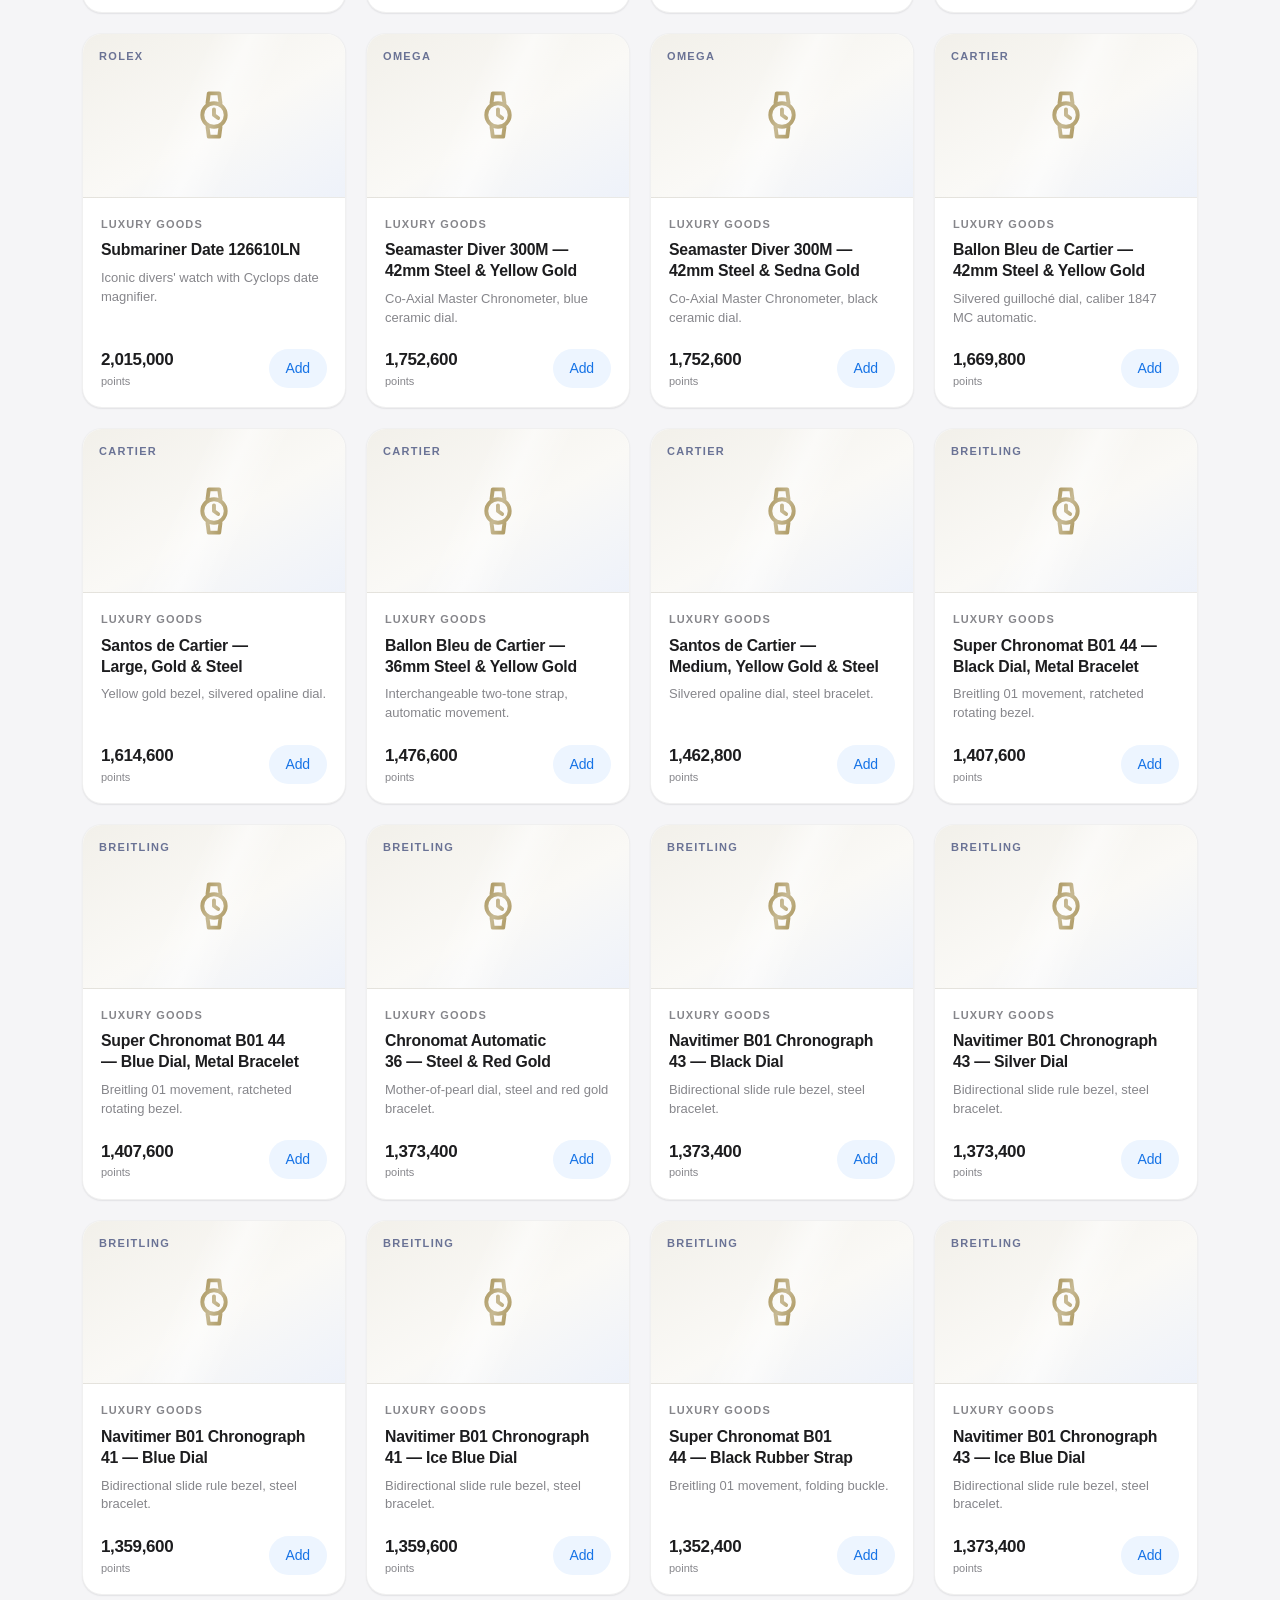
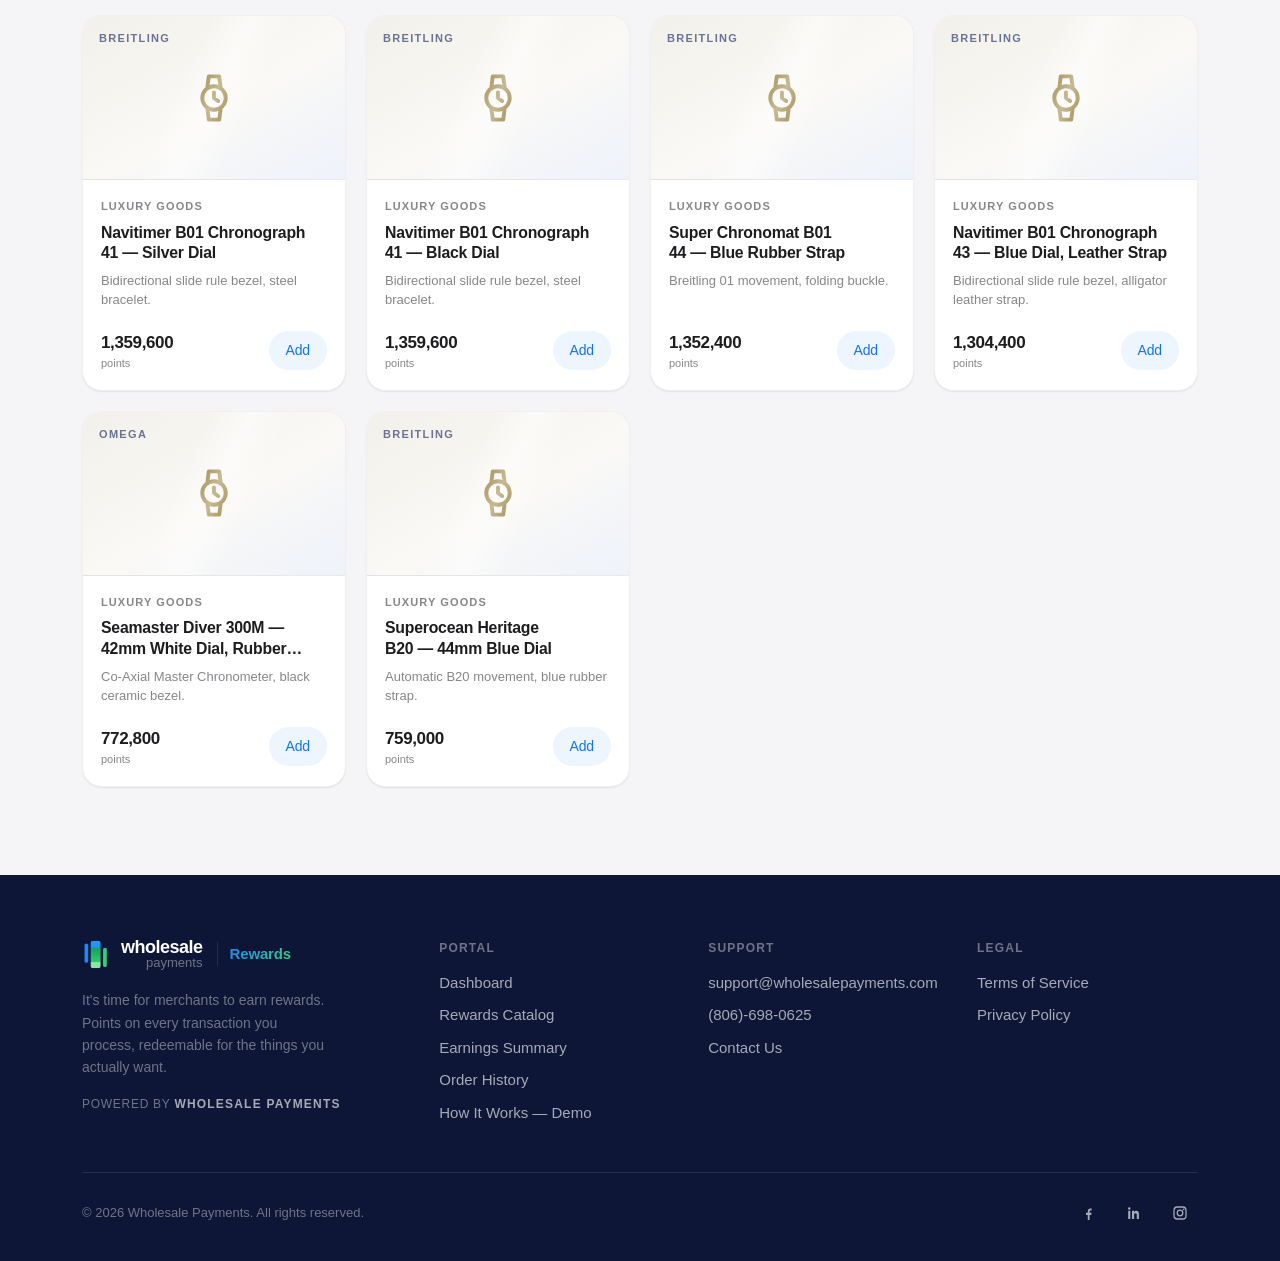
<file: rewards.html>
<!DOCTYPE html>
<html lang="en">
<head>
  <meta charset="utf-8">
  <meta name="viewport" content="width=device-width, initial-scale=1, viewport-fit=cover">
  <title>Rewards Catalog — WPI Rewards</title>
  <meta name="description" content="Browse gift cards, merchandise and luxury goods redeemable with your reward points.">
  <link rel="icon" href="data:image/svg+xml,%3Csvg xmlns='http://www.w3.org/2000/svg' viewBox='0 0 64 64'%3E%3Crect x='5' y='13' width='9' height='40' rx='4.5' fill='%231e88f7'/%3E%3Crect x='19' y='5' width='19' height='54' rx='6' fill='%2317b060'/%3E%3Crect x='19' y='5' width='19' height='19' rx='6' fill='%232196f3'/%3E%3Crect x='43' y='17' width='9' height='40' rx='4.5' fill='%2335d07a'/%3E%3C/svg%3E">
  <meta name="theme-color" content="#ffffff">
  <meta name="apple-mobile-web-app-capable" content="yes">
  <meta name="mobile-web-app-capable" content="yes">
  <meta name="apple-mobile-web-app-status-bar-style" content="default">
  <meta name="apple-mobile-web-app-title" content="WPI Rewards">
  <link rel="manifest" href="manifest.webmanifest">
  <link rel="apple-touch-icon" href="assets/img/apple-touch-icon.png?v=2">
  <script>(function () {
    try {
      var t = localStorage.getItem("wpi-theme");
      if (t !== "dark" && t !== "light") {
        t = window.matchMedia && matchMedia("(prefers-color-scheme: dark)").matches ? "dark" : "light";
      }
      document.documentElement.setAttribute("data-theme", t);
    } catch (e) { document.documentElement.setAttribute("data-theme", "light"); }
  })();</script>
  <link rel="preconnect" href="https://tuzo-django-store.s3.amazonaws.com" crossorigin>
  <link rel="preconnect" href="https://wpirewards.com" crossorigin>
  <link rel="stylesheet" href="assets/css/style.css">
</head>
<body data-page="catalog">
  <header class="site-header">
    <nav class="nav" aria-label="Primary">
      <a class="brand" href="index.html">
        <svg class="brand__logo" viewBox="0 0 26 30" fill="none" aria-hidden="true"><defs><linearGradient id="lgGh" x1="0" y1="0" x2="0" y2="1"><stop offset="0" stop-color="#14a45a"/><stop offset="1" stop-color="#2ec973"/></linearGradient><clipPath id="lgCh"><rect x="6.8" y="0.8" width="10.6" height="28.4" rx="2.8"/></clipPath></defs><rect x="0.6" y="3.6" width="3.8" height="20" rx="1.9" fill="#1e88f7"/><g clip-path="url(#lgCh)"><rect x="6.8" y="0.8" width="10.6" height="7.4" fill="#2196f3"/><rect x="6.8" y="8.2" width="10.6" height="14.6" fill="url(#lgGh)"/><rect x="6.8" y="22.8" width="10.6" height="6.4" fill="#8ce6a1"/></g><rect x="19.8" y="8" width="3.8" height="20" rx="1.9" fill="#35d07a"/></svg>
        <span class="brand__word"><b>wholesale</b><span>payments</span></span>
        <span class="brand__divider" aria-hidden="true"></span>
        <span class="brand__product">Rewards</span>
      </a>
      <div class="nav__links">
        <a class="nav__link" href="index.html">Dashboard</a>
        <a class="nav__link" href="rewards.html" aria-current="page">Rewards</a>
        <a class="nav__link" href="earnings.html">Earnings</a>
        <a class="nav__link" href="orders.html">Orders</a>
      </div>
      <div class="nav__actions">
        <a class="points-chip" href="earnings.html" data-points-chip title="Available points"></a>
        <button class="icon-btn theme-toggle" data-theme-toggle aria-label="Toggle dark mode">
          <svg class="tt-moon" width="19" height="19" viewBox="0 0 24 24" fill="none" stroke="currentColor" stroke-width="1.8" stroke-linecap="round" stroke-linejoin="round" aria-hidden="true"><path d="M20.4 14.2A8.6 8.6 0 0 1 9.8 3.6a8.6 8.6 0 1 0 10.6 10.6z"/></svg>
          <svg class="tt-sun" width="19" height="19" viewBox="0 0 24 24" fill="none" stroke="currentColor" stroke-width="1.8" stroke-linecap="round" stroke-linejoin="round" aria-hidden="true"><circle cx="12" cy="12" r="4.4"/><path d="M12 2.5v2.4M12 19.1v2.4M2.5 12h2.4M19.1 12h2.4M5.3 5.3l1.7 1.7M17 17l1.7 1.7M18.7 5.3 17 7M7 17l-1.7 1.7"/></svg>
        </button>
        <a class="icon-btn" href="cart.html" aria-label="Cart">
          <svg width="21" height="21" viewBox="0 0 24 24" fill="currentColor" aria-hidden="true"><circle cx="9" cy="20" r="1.6"/><circle cx="17" cy="20" r="1.6"/><path d="M3 3h2.4l2.2 11.2a1.6 1.6 0 0 0 1.6 1.3h7.9a1.6 1.6 0 0 0 1.6-1.3L20.5 7H6" fill="none" stroke="currentColor" stroke-width="1.8" stroke-linecap="round" stroke-linejoin="round"/></svg>
          <span class="cart-badge" data-cart-badge aria-hidden="true"></span>
        </a>
        <button class="account-btn" data-account-btn aria-expanded="false" aria-haspopup="true" aria-label="Account menu">
          <span class="avatar">CH</span>
          <span class="account-btn__caret" aria-hidden="true"></span>
        </button>
        <button class="nav__toggle" aria-label="Menu" aria-expanded="false">
          <span></span><span></span><span></span>
        </button>
      </div>
    </nav>
    <div class="account-menu" data-account-menu>
      <div class="account-menu__head">
        <b>Colony House Liquor</b>
        <span>Merchant Admin · MID 554402059848457</span>
      </div>
      <a href="profile.html"><svg width="17" height="17" viewBox="0 0 24 24" aria-hidden="true"><circle cx="12" cy="8.2" r="3.6" fill="none" stroke="currentColor" stroke-width="1.8"/><path d="M4.8 20.2a7.2 7.2 0 0 1 14.4 0" fill="none" stroke="currentColor" stroke-width="1.8" stroke-linecap="round"/></svg>My Profile</a>
      <a href="orders.html"><svg width="17" height="17" viewBox="0 0 24 24" aria-hidden="true"><path d="M6 2.8h12v18l-2.4-1.6-2.4 1.6-1.2-.9-1.2.9-2.4-1.6L6 20.8z" fill="none" stroke="currentColor" stroke-width="1.8" stroke-linejoin="round"/><path d="M9 8h6M9 12h6" stroke="currentColor" stroke-width="1.8" stroke-linecap="round"/></svg>Order History</a>
      <a href="mailto:support@wholesalepayments.com"><svg width="17" height="17" viewBox="0 0 24 24" aria-hidden="true"><rect x="3" y="5" width="18" height="14" rx="2" fill="none" stroke="currentColor" stroke-width="1.8"/><path d="m3.6 6.6 8.4 6.6 8.4-6.6" fill="none" stroke="currentColor" stroke-width="1.8" stroke-linejoin="round"/></svg>Contact Support</a>
      <a href="index.html"><svg width="17" height="17" viewBox="0 0 24 24" aria-hidden="true"><path d="M14 4h-8v16h8M10 12h11M18 8.5 21.5 12 18 15.5" fill="none" stroke="currentColor" stroke-width="1.8" stroke-linecap="round" stroke-linejoin="round"/></svg>Sign Out</a>
    </div>
  </header>

  <div class="menu" id="mobile-menu">
    <a class="menu__link" style="--i:0" href="index.html">Dashboard</a>
    <a class="menu__link" style="--i:1" href="rewards.html">Rewards Catalog</a>
    <a class="menu__link" style="--i:2" href="earnings.html">Earnings</a>
    <a class="menu__link" style="--i:3" href="orders.html">Order History</a>
    <a class="menu__link" style="--i:4" href="cart.html">Cart</a>
    <a class="menu__link" style="--i:5" href="profile.html">My Profile</a>
  </div>

  <main id="main">

    <div class="container page">
      <div class="page-head" data-reveal>
        <div>
          <p class="eyebrow">Catalog</p>
          <h1 class="h1" style="margin-top:8px">Rewards Catalog</h1>
          <p class="lead" style="margin-top:10px">Gift cards, merchandise and luxury goods — all redeemable with points.</p>
        </div>
        <a class="points-chip" href="earnings.html" data-points-chip title="Available points"></a>
      </div>
    </div>

    <div class="toolbar">
      <div class="container toolbar__inner">
        <div class="seg" role="group" aria-label="Category">
          <button class="seg__btn" data-cat="all" aria-pressed="true">All Rewards</button>
          <button class="seg__btn" data-cat="gift" aria-pressed="false">Gift Cards</button>
          <button class="seg__btn" data-cat="merch" aria-pressed="false">Merchandise</button>
          <button class="seg__btn" data-cat="luxury" aria-pressed="false">Luxury</button>
        </div>
        <div class="toolbar__spacer"></div>
        <label class="switch">
          <input type="checkbox" data-afford>
          <i aria-hidden="true"></i>
          Within my points
        </label>
        <div class="search">
          <svg width="15" height="15" viewBox="0 0 24 24" aria-hidden="true"><circle cx="10.8" cy="10.8" r="6.2" fill="none" stroke="currentColor" stroke-width="1.9"/><path d="m15.6 15.6 4.6 4.6" stroke="currentColor" stroke-width="1.9" stroke-linecap="round"/></svg>
          <input type="search" placeholder="Search rewards" aria-label="Search rewards" data-search>
        </div>
        <select class="select-pill" data-sort aria-label="Sort rewards">
          <option value="match">Best match</option>
          <option value="low">Points: low to high</option>
          <option value="high">Points: high to low</option>
          <option value="name">Name A–Z</option>
        </select>
      </div>
    </div>

    <div class="container" style="padding-bottom:clamp(56px,7vw,88px)">
      <p class="count-note" data-count aria-live="polite"></p>
      <div class="products" data-products></div>
    </div>

  </main>

  <footer class="site-footer">
    <div class="container">
      <div class="footer__grid">
        <div>
          <a class="brand" href="index.html">
            <svg class="brand__logo" viewBox="0 0 26 30" fill="none" aria-hidden="true"><defs><linearGradient id="lgGf" x1="0" y1="0" x2="0" y2="1"><stop offset="0" stop-color="#14a45a"/><stop offset="1" stop-color="#2ec973"/></linearGradient><clipPath id="lgCf"><rect x="6.8" y="0.8" width="10.6" height="28.4" rx="2.8"/></clipPath></defs><rect x="0.6" y="3.6" width="3.8" height="20" rx="1.9" fill="#1e88f7"/><g clip-path="url(#lgCf)"><rect x="6.8" y="0.8" width="10.6" height="7.4" fill="#2196f3"/><rect x="6.8" y="8.2" width="10.6" height="14.6" fill="url(#lgGf)"/><rect x="6.8" y="22.8" width="10.6" height="6.4" fill="#8ce6a1"/></g><rect x="19.8" y="8" width="3.8" height="20" rx="1.9" fill="#35d07a"/></svg>
            <span class="brand__word"><b>wholesale</b><span>payments</span></span>
            <span class="brand__divider" aria-hidden="true"></span>
            <span class="brand__product">Rewards</span>
          </a>
          <p class="footer__blurb">It's time for merchants to earn rewards. Points on every transaction you process, redeemable for the things you actually want.</p>
          <p class="footer__powered">Powered by <b>WHOLESALE PAYMENTS</b></p>
        </div>
        <div>
          <p class="footer__title">Portal</p>
          <div class="footer__links">
            <a href="index.html">Dashboard</a>
            <a href="rewards.html">Rewards Catalog</a>
            <a href="earnings.html">Earnings Summary</a>
            <a href="orders.html">Order History</a>
            <a href="demo.html">How It Works — Demo</a>
          </div>
        </div>
        <div>
          <p class="footer__title">Support</p>
          <div class="footer__links">
            <a href="mailto:support@wholesalepayments.com">support@wholesalepayments.com</a>
            <a href="tel:+18066980625">(806)-698-0625</a>
            <a href="mailto:support@wholesalepayments.com">Contact Us</a>
          </div>
        </div>
        <div>
          <p class="footer__title">Legal</p>
          <div class="footer__links">
            <a href="terms.html">Terms of Service</a>
            <a href="privacy.html">Privacy Policy</a>
          </div>
        </div>
      </div>
      <div class="footer__bottom">
        <span>© 2026 Wholesale Payments. All rights reserved.</span>
        <div class="footer__social">
          <a href="https://www.facebook.com/wholesalepaymentscorporate/" aria-label="Facebook" rel="noopener" target="_blank"><svg width="17" height="17" viewBox="0 0 24 24" fill="currentColor" aria-hidden="true"><path d="M13.5 21v-7h2.4l.4-3h-2.8V9.1c0-.9.3-1.5 1.6-1.5h1.3V4.9c-.2 0-1-.1-1.9-.1-1.9 0-3.5 1.2-3.5 3.9V11H8.5v3H11v7z"/></svg></a>
          <a href="https://www.linkedin.com/company/wholesalepayments/posts/?feedView=all" aria-label="LinkedIn" rel="noopener" target="_blank"><svg width="16" height="16" viewBox="0 0 24 24" fill="currentColor" aria-hidden="true"><path d="M4.9 3.5a1.9 1.9 0 1 1 0 3.8 1.9 1.9 0 0 1 0-3.8zM3.3 8.8h3.2V21H3.3zM9 8.8h3.1v1.7h.1c.4-.8 1.5-1.9 3.2-1.9 3.4 0 4 2.2 4 5.2V21h-3.2v-5.6c0-1.3 0-3-1.9-3s-2.1 1.4-2.1 2.9V21H9z"/></svg></a>
          <a href="https://www.instagram.com/wholesale.payments/" aria-label="Instagram" rel="noopener" target="_blank"><svg width="16" height="16" viewBox="0 0 24 24" fill="none" stroke="currentColor" stroke-width="1.9" aria-hidden="true"><rect x="3" y="3" width="18" height="18" rx="5"/><circle cx="12" cy="12" r="4.2"/><circle cx="17.4" cy="6.6" r="1.2" fill="currentColor" stroke="none"/></svg></a>
        </div>
      </div>
    </div>
  </footer>

  <script src="assets/js/data.js"></script>
  <script src="assets/js/app.js"></script>
</body>
</html>
</file>
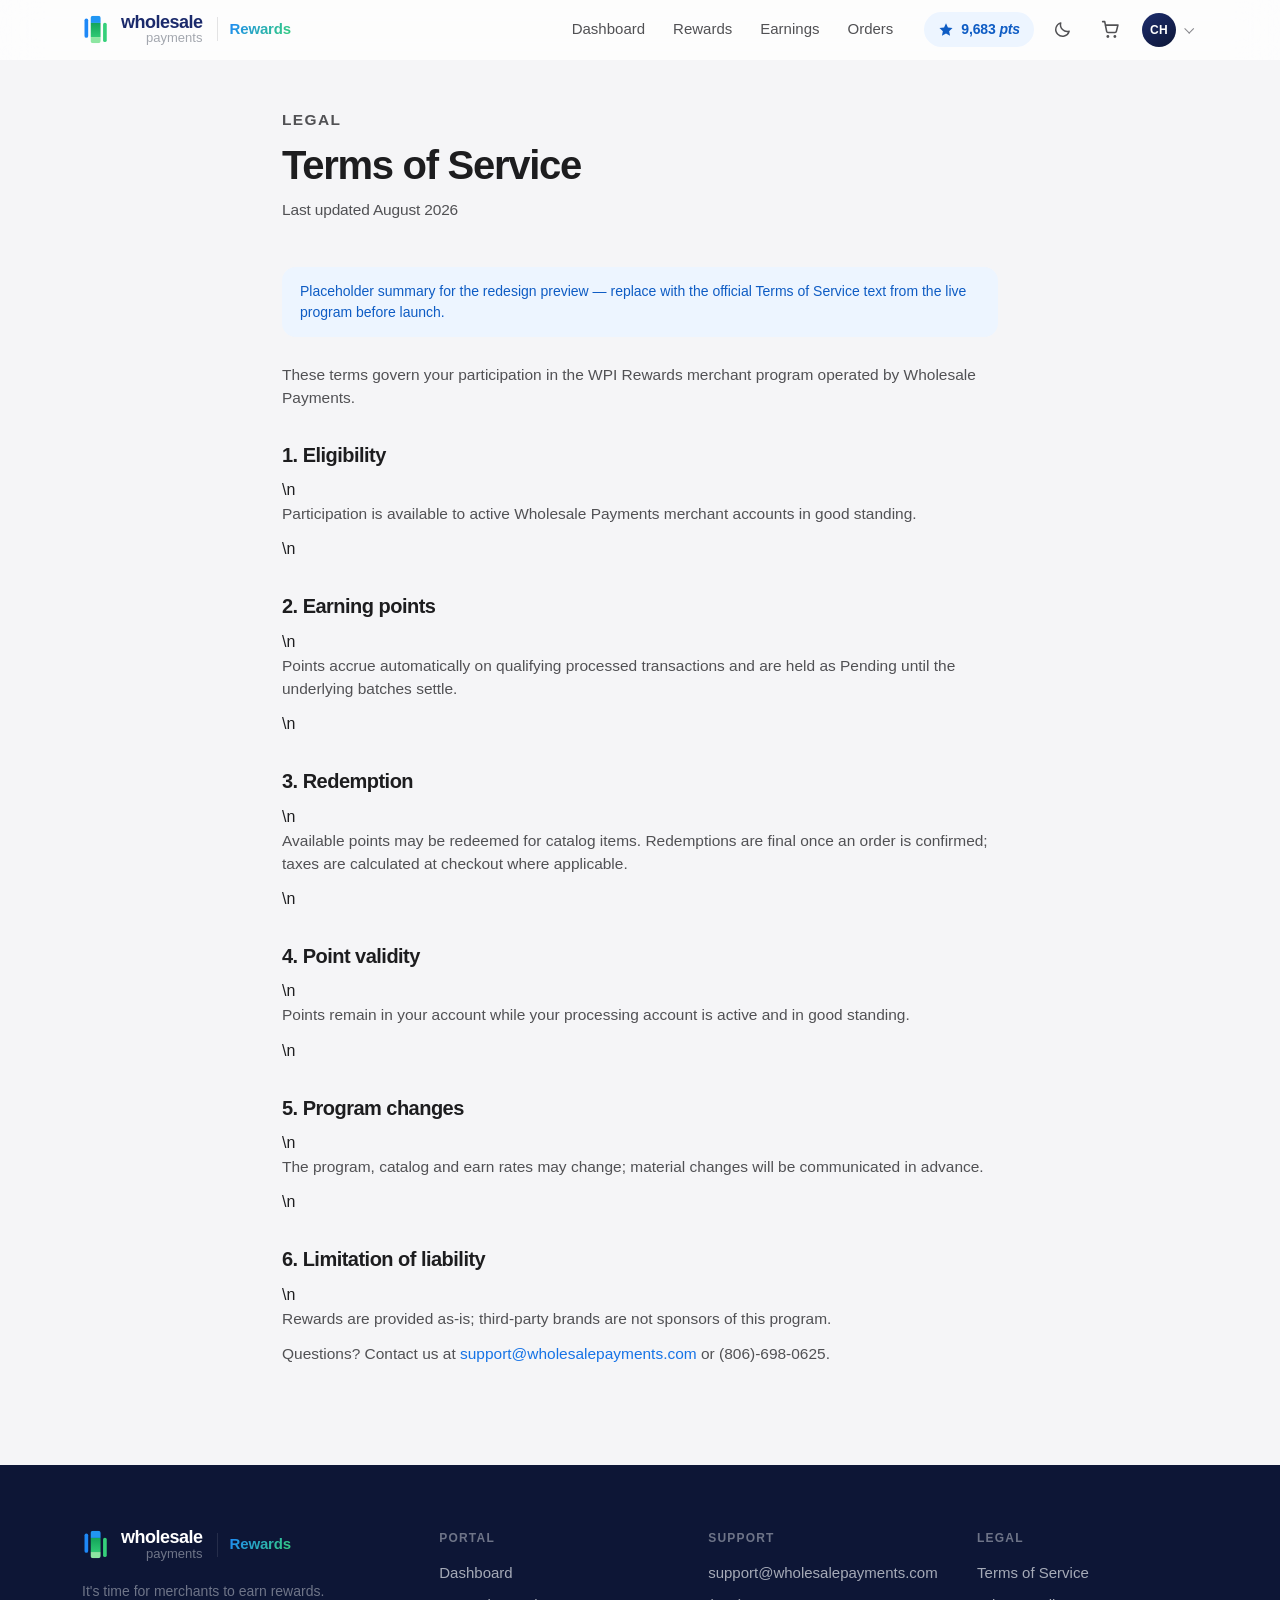
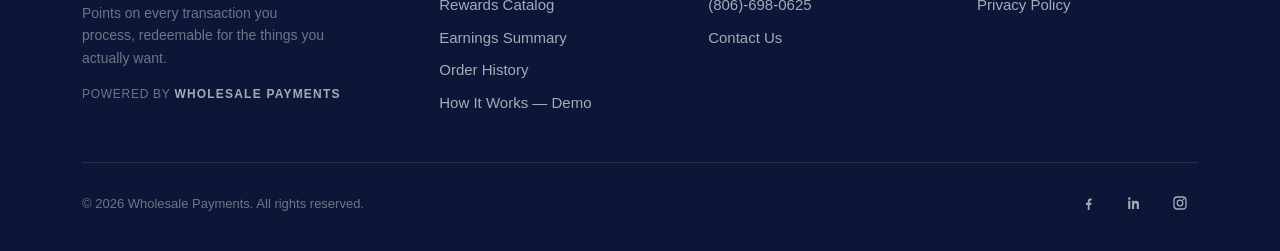
<file: terms.html>
<!DOCTYPE html>
<html lang="en">
<head>
  <meta charset="utf-8">
  <meta name="viewport" content="width=device-width, initial-scale=1, viewport-fit=cover">
  <title>Terms of Service — WPI Rewards</title>
  <meta name="description" content="Terms of Service for the WPI Rewards merchant program.">
  <link rel="icon" href="data:image/svg+xml,%3Csvg xmlns='http://www.w3.org/2000/svg' viewBox='0 0 64 64'%3E%3Crect x='5' y='13' width='9' height='40' rx='4.5' fill='%231e88f7'/%3E%3Crect x='19' y='5' width='19' height='54' rx='6' fill='%2317b060'/%3E%3Crect x='19' y='5' width='19' height='19' rx='6' fill='%232196f3'/%3E%3Crect x='43' y='17' width='9' height='40' rx='4.5' fill='%2335d07a'/%3E%3C/svg%3E">
  <meta name="theme-color" content="#ffffff">
  <meta name="apple-mobile-web-app-capable" content="yes">
  <meta name="mobile-web-app-capable" content="yes">
  <meta name="apple-mobile-web-app-status-bar-style" content="default">
  <meta name="apple-mobile-web-app-title" content="WPI Rewards">
  <link rel="manifest" href="manifest.webmanifest">
  <link rel="apple-touch-icon" href="assets/img/apple-touch-icon.png?v=2">
  <script>(function () {
    try {
      var t = localStorage.getItem("wpi-theme");
      if (t !== "dark" && t !== "light") {
        t = window.matchMedia && matchMedia("(prefers-color-scheme: dark)").matches ? "dark" : "light";
      }
      document.documentElement.setAttribute("data-theme", t);
    } catch (e) { document.documentElement.setAttribute("data-theme", "light"); }
  })();</script>
  <link rel="preconnect" href="https://tuzo-django-store.s3.amazonaws.com" crossorigin>
  <link rel="preconnect" href="https://wpirewards.com" crossorigin>
  <link rel="stylesheet" href="assets/css/style.css">
</head>
<body data-page="legal">
  <header class="site-header">
    <nav class="nav" aria-label="Primary">
      <a class="brand" href="index.html">
        <svg class="brand__logo" viewBox="0 0 26 30" fill="none" aria-hidden="true"><defs><linearGradient id="lgGh" x1="0" y1="0" x2="0" y2="1"><stop offset="0" stop-color="#14a45a"/><stop offset="1" stop-color="#2ec973"/></linearGradient><clipPath id="lgCh"><rect x="6.8" y="0.8" width="10.6" height="28.4" rx="2.8"/></clipPath></defs><rect x="0.6" y="3.6" width="3.8" height="20" rx="1.9" fill="#1e88f7"/><g clip-path="url(#lgCh)"><rect x="6.8" y="0.8" width="10.6" height="7.4" fill="#2196f3"/><rect x="6.8" y="8.2" width="10.6" height="14.6" fill="url(#lgGh)"/><rect x="6.8" y="22.8" width="10.6" height="6.4" fill="#8ce6a1"/></g><rect x="19.8" y="8" width="3.8" height="20" rx="1.9" fill="#35d07a"/></svg>
        <span class="brand__word"><b>wholesale</b><span>payments</span></span>
        <span class="brand__divider" aria-hidden="true"></span>
        <span class="brand__product">Rewards</span>
      </a>
      <div class="nav__links">
        <a class="nav__link" href="index.html">Dashboard</a>
        <a class="nav__link" href="rewards.html">Rewards</a>
        <a class="nav__link" href="earnings.html">Earnings</a>
        <a class="nav__link" href="orders.html">Orders</a>
      </div>
      <div class="nav__actions">
        <a class="points-chip" href="earnings.html" data-points-chip title="Available points"></a>
        <button class="icon-btn theme-toggle" data-theme-toggle aria-label="Toggle dark mode">
          <svg class="tt-moon" width="19" height="19" viewBox="0 0 24 24" fill="none" stroke="currentColor" stroke-width="1.8" stroke-linecap="round" stroke-linejoin="round" aria-hidden="true"><path d="M20.4 14.2A8.6 8.6 0 0 1 9.8 3.6a8.6 8.6 0 1 0 10.6 10.6z"/></svg>
          <svg class="tt-sun" width="19" height="19" viewBox="0 0 24 24" fill="none" stroke="currentColor" stroke-width="1.8" stroke-linecap="round" stroke-linejoin="round" aria-hidden="true"><circle cx="12" cy="12" r="4.4"/><path d="M12 2.5v2.4M12 19.1v2.4M2.5 12h2.4M19.1 12h2.4M5.3 5.3l1.7 1.7M17 17l1.7 1.7M18.7 5.3 17 7M7 17l-1.7 1.7"/></svg>
        </button>
        <a class="icon-btn" href="cart.html" aria-label="Cart">
          <svg width="21" height="21" viewBox="0 0 24 24" fill="currentColor" aria-hidden="true"><circle cx="9" cy="20" r="1.6"/><circle cx="17" cy="20" r="1.6"/><path d="M3 3h2.4l2.2 11.2a1.6 1.6 0 0 0 1.6 1.3h7.9a1.6 1.6 0 0 0 1.6-1.3L20.5 7H6" fill="none" stroke="currentColor" stroke-width="1.8" stroke-linecap="round" stroke-linejoin="round"/></svg>
          <span class="cart-badge" data-cart-badge aria-hidden="true"></span>
        </a>
        <button class="account-btn" data-account-btn aria-expanded="false" aria-haspopup="true" aria-label="Account menu">
          <span class="avatar">CH</span>
          <span class="account-btn__caret" aria-hidden="true"></span>
        </button>
        <button class="nav__toggle" aria-label="Menu" aria-expanded="false">
          <span></span><span></span><span></span>
        </button>
      </div>
    </nav>
    <div class="account-menu" data-account-menu>
      <div class="account-menu__head">
        <b>Colony House Liquor</b>
        <span>Merchant Admin · MID 554402059848457</span>
      </div>
      <a href="profile.html"><svg width="17" height="17" viewBox="0 0 24 24" aria-hidden="true"><circle cx="12" cy="8.2" r="3.6" fill="none" stroke="currentColor" stroke-width="1.8"/><path d="M4.8 20.2a7.2 7.2 0 0 1 14.4 0" fill="none" stroke="currentColor" stroke-width="1.8" stroke-linecap="round"/></svg>My Profile</a>
      <a href="orders.html"><svg width="17" height="17" viewBox="0 0 24 24" aria-hidden="true"><path d="M6 2.8h12v18l-2.4-1.6-2.4 1.6-1.2-.9-1.2.9-2.4-1.6L6 20.8z" fill="none" stroke="currentColor" stroke-width="1.8" stroke-linejoin="round"/><path d="M9 8h6M9 12h6" stroke="currentColor" stroke-width="1.8" stroke-linecap="round"/></svg>Order History</a>
      <a href="mailto:support@wholesalepayments.com"><svg width="17" height="17" viewBox="0 0 24 24" aria-hidden="true"><rect x="3" y="5" width="18" height="14" rx="2" fill="none" stroke="currentColor" stroke-width="1.8"/><path d="m3.6 6.6 8.4 6.6 8.4-6.6" fill="none" stroke="currentColor" stroke-width="1.8" stroke-linejoin="round"/></svg>Contact Support</a>
      <a href="index.html"><svg width="17" height="17" viewBox="0 0 24 24" aria-hidden="true"><path d="M14 4h-8v16h8M10 12h11M18 8.5 21.5 12 18 15.5" fill="none" stroke="currentColor" stroke-width="1.8" stroke-linecap="round" stroke-linejoin="round"/></svg>Sign Out</a>
    </div>
  </header>

  <div class="menu" id="mobile-menu">
    <a class="menu__link" style="--i:0" href="index.html">Dashboard</a>
    <a class="menu__link" style="--i:1" href="rewards.html">Rewards Catalog</a>
    <a class="menu__link" style="--i:2" href="earnings.html">Earnings</a>
    <a class="menu__link" style="--i:3" href="orders.html">Order History</a>
    <a class="menu__link" style="--i:4" href="cart.html">Cart</a>
    <a class="menu__link" style="--i:5" href="profile.html">My Profile</a>
  </div>

  <main id="main">

    <div class="container page container--narrow legal">
      <div class="page-head" data-reveal>
        <div>
          <p class="eyebrow">Legal</p>
          <h1 class="h1" style="margin-top:8px">Terms of Service</h1>
          <p class="lead" style="margin-top:10px">Last updated August 2026</p>
        </div>
      </div>
      <div class="legal-note" data-reveal>Placeholder summary for the redesign preview — replace with the official Terms of Service text from the live program before launch.</div>
      <div data-reveal>
      <p>These terms govern your participation in the WPI Rewards merchant program operated by Wholesale Payments.</p>
      <h2>1. Eligibility</h2>\n<p>Participation is available to active Wholesale Payments merchant accounts in good standing.</p>\n<h2>2. Earning points</h2>\n<p>Points accrue automatically on qualifying processed transactions and are held as Pending until the underlying batches settle.</p>\n<h2>3. Redemption</h2>\n<p>Available points may be redeemed for catalog items. Redemptions are final once an order is confirmed; taxes are calculated at checkout where applicable.</p>\n<h2>4. Point validity</h2>\n<p>Points remain in your account while your processing account is active and in good standing.</p>\n<h2>5. Program changes</h2>\n<p>The program, catalog and earn rates may change; material changes will be communicated in advance.</p>\n<h2>6. Limitation of liability</h2>\n<p>Rewards are provided as-is; third-party brands are not sponsors of this program.</p>
      <p>Questions? Contact us at <a href="mailto:support@wholesalepayments.com" style="color:var(--blue)">support@wholesalepayments.com</a> or (806)-698-0625.</p>
      </div>
    </div>

  </main>

  <footer class="site-footer">
    <div class="container">
      <div class="footer__grid">
        <div>
          <a class="brand" href="index.html">
            <svg class="brand__logo" viewBox="0 0 26 30" fill="none" aria-hidden="true"><defs><linearGradient id="lgGf" x1="0" y1="0" x2="0" y2="1"><stop offset="0" stop-color="#14a45a"/><stop offset="1" stop-color="#2ec973"/></linearGradient><clipPath id="lgCf"><rect x="6.8" y="0.8" width="10.6" height="28.4" rx="2.8"/></clipPath></defs><rect x="0.6" y="3.6" width="3.8" height="20" rx="1.9" fill="#1e88f7"/><g clip-path="url(#lgCf)"><rect x="6.8" y="0.8" width="10.6" height="7.4" fill="#2196f3"/><rect x="6.8" y="8.2" width="10.6" height="14.6" fill="url(#lgGf)"/><rect x="6.8" y="22.8" width="10.6" height="6.4" fill="#8ce6a1"/></g><rect x="19.8" y="8" width="3.8" height="20" rx="1.9" fill="#35d07a"/></svg>
            <span class="brand__word"><b>wholesale</b><span>payments</span></span>
            <span class="brand__divider" aria-hidden="true"></span>
            <span class="brand__product">Rewards</span>
          </a>
          <p class="footer__blurb">It's time for merchants to earn rewards. Points on every transaction you process, redeemable for the things you actually want.</p>
          <p class="footer__powered">Powered by <b>WHOLESALE PAYMENTS</b></p>
        </div>
        <div>
          <p class="footer__title">Portal</p>
          <div class="footer__links">
            <a href="index.html">Dashboard</a>
            <a href="rewards.html">Rewards Catalog</a>
            <a href="earnings.html">Earnings Summary</a>
            <a href="orders.html">Order History</a>
            <a href="demo.html">How It Works — Demo</a>
          </div>
        </div>
        <div>
          <p class="footer__title">Support</p>
          <div class="footer__links">
            <a href="mailto:support@wholesalepayments.com">support@wholesalepayments.com</a>
            <a href="tel:+18066980625">(806)-698-0625</a>
            <a href="mailto:support@wholesalepayments.com">Contact Us</a>
          </div>
        </div>
        <div>
          <p class="footer__title">Legal</p>
          <div class="footer__links">
            <a href="terms.html">Terms of Service</a>
            <a href="privacy.html">Privacy Policy</a>
          </div>
        </div>
      </div>
      <div class="footer__bottom">
        <span>© 2026 Wholesale Payments. All rights reserved.</span>
        <div class="footer__social">
          <a href="https://www.facebook.com/wholesalepaymentscorporate/" aria-label="Facebook" rel="noopener" target="_blank"><svg width="17" height="17" viewBox="0 0 24 24" fill="currentColor" aria-hidden="true"><path d="M13.5 21v-7h2.4l.4-3h-2.8V9.1c0-.9.3-1.5 1.6-1.5h1.3V4.9c-.2 0-1-.1-1.9-.1-1.9 0-3.5 1.2-3.5 3.9V11H8.5v3H11v7z"/></svg></a>
          <a href="https://www.linkedin.com/company/wholesalepayments/posts/?feedView=all" aria-label="LinkedIn" rel="noopener" target="_blank"><svg width="16" height="16" viewBox="0 0 24 24" fill="currentColor" aria-hidden="true"><path d="M4.9 3.5a1.9 1.9 0 1 1 0 3.8 1.9 1.9 0 0 1 0-3.8zM3.3 8.8h3.2V21H3.3zM9 8.8h3.1v1.7h.1c.4-.8 1.5-1.9 3.2-1.9 3.4 0 4 2.2 4 5.2V21h-3.2v-5.6c0-1.3 0-3-1.9-3s-2.1 1.4-2.1 2.9V21H9z"/></svg></a>
          <a href="https://www.instagram.com/wholesale.payments/" aria-label="Instagram" rel="noopener" target="_blank"><svg width="16" height="16" viewBox="0 0 24 24" fill="none" stroke="currentColor" stroke-width="1.9" aria-hidden="true"><rect x="3" y="3" width="18" height="18" rx="5"/><circle cx="12" cy="12" r="4.2"/><circle cx="17.4" cy="6.6" r="1.2" fill="currentColor" stroke="none"/></svg></a>
        </div>
      </div>
    </div>
  </footer>

  <script src="assets/js/data.js"></script>
  <script src="assets/js/app.js"></script>
</body>
</html>
</file>
<file: assets/css/style.css>
/* ==========================================================================
   WPI Rewards — Merchant Portal Design System
   Apple-inspired: SF system typography, generous whitespace, restrained
   palette, hairline borders, soft depth, motion that never distracts.
   ========================================================================== */

/* --------------------------------------------------------------------------
   1. Tokens
   -------------------------------------------------------------------------- */
:root {
  --font-sans: -apple-system, BlinkMacSystemFont, "SF Pro Display", "SF Pro Text",
    "Inter", "Segoe UI", Roboto, "Helvetica Neue", Arial, sans-serif;

  /* Neutrals */
  --ink: #1d1d1f;
  --ink-2: #515154;
  --ink-3: #86868b;
  --ink-4: #aeaeb2;
  --bg: #ffffff;
  --bg-2: #f5f5f7;
  --bg-3: #ececf0;
  --line: rgba(0, 0, 0, 0.1);
  --line-2: rgba(0, 0, 0, 0.06);

  /* Brand — drawn from the Wholesale Payments logo */
  --navy-900: #0d1636;
  --navy-800: #131f4a;
  --navy-700: #16255f;
  --blue: #1673e6;
  --blue-600: #0e5cc4;
  --blue-bright: #1e88f7;
  --blue-050: #edf5ff;
  --green: #17a45c;
  --green-bright: #35d07a;
  --green-050: #e9f8f0;
  --mint: #0d8a55;
  --mint-050: #e9f8f0;
  --amber: #b25e00;
  --amber-050: #fdf1e3;
  --grad-brand: linear-gradient(120deg, var(--blue-bright), var(--green-bright));
  --grad-brand-soft: linear-gradient(120deg, rgba(30, 136, 247, 0.1), rgba(53, 208, 122, 0.1));

  /* Reflective brand glow — mirrored blue/green soft shadows */
  --glow-brand:
    -16px 22px 44px -22px rgba(30, 136, 247, 0.32),
    16px 22px 44px -22px rgba(53, 208, 122, 0.3),
    0 2px 6px rgba(13, 22, 54, 0.05);

  /* Data-viz (validated: blue↔green pair passes CVD checks on white) */
  --viz-1: #2a78d6;
  --viz-2: #1baf7a;
  --viz-grid: #e7e7ea;
  --viz-axis: #c6c6cb;

  /* On-dark */
  --d-fg: #f5f7fa;
  --d-fg-2: rgba(245, 247, 250, 0.66);
  --d-fg-3: rgba(245, 247, 250, 0.42);
  --d-line: rgba(255, 255, 255, 0.1);

  /* Elevation */
  --sh-sm: 0 1px 2px rgba(9, 22, 44, 0.05), 0 1px 1px rgba(9, 22, 44, 0.03);
  --sh-md: 0 4px 16px rgba(9, 22, 44, 0.07), 0 1px 3px rgba(9, 22, 44, 0.04);
  --sh-lg: 0 16px 44px rgba(9, 22, 44, 0.11), 0 4px 12px rgba(9, 22, 44, 0.05);
  --sh-xl: 0 36px 80px rgba(9, 22, 44, 0.16), 0 10px 24px rgba(9, 22, 44, 0.07);

  /* Geometry */
  --r-sm: 10px;
  --r-md: 14px;
  --r-lg: 20px;
  --r-xl: 28px;
  --r-pill: 999px;
  --container: 1180px;
  --gutter: clamp(18px, 4vw, 32px);
  --header-h: 60px;

  /* Motion */
  --ease: cubic-bezier(0.4, 0, 0.2, 1);
  --ease-out: cubic-bezier(0.16, 1, 0.3, 1);
  --ease-spring: cubic-bezier(0.34, 1.4, 0.44, 1);
  --t-fast: 160ms;
  --t: 300ms;
  --t-slow: 600ms;

  color-scheme: light;
}

/* --------------------------------------------------------------------------
   2. Reset & base
   -------------------------------------------------------------------------- */
*, *::before, *::after { box-sizing: border-box; }
* { margin: 0; }

html {
  overflow-x: clip;
  -webkit-text-size-adjust: 100%;
  scroll-behavior: smooth;
  scroll-padding-top: calc(var(--header-h) + 24px);
}

body {
  font-family: var(--font-sans);
  font-size: 16px;
  line-height: 1.5;
  color: var(--ink);
  background: var(--bg-2);
  -webkit-font-smoothing: antialiased;
  -moz-osx-font-smoothing: grayscale;
  text-rendering: optimizeLegibility;
  min-height: 100vh;
  display: flex;
  flex-direction: column;
  overflow-x: hidden;
}

main { flex: 1; padding-top: calc(var(--header-h) + env(safe-area-inset-top, 0px)); }

img, svg, video { display: block; max-width: 100%; height: auto; }
button, input, select, textarea { font: inherit; color: inherit; }
button { cursor: pointer; background: none; border: 0; padding: 0; }
a { color: inherit; text-decoration: none; }
ul, ol { list-style: none; padding: 0; }
[hidden] { display: none !important; }

:focus-visible { outline: 2px solid var(--blue); outline-offset: 3px; border-radius: 6px; }
::selection { background: rgba(10, 102, 255, 0.16); }

.visually-hidden {
  position: absolute !important;
  width: 1px; height: 1px;
  padding: 0; margin: -1px;
  overflow: hidden;
  clip: rect(0 0 0 0);
  white-space: nowrap;
  border: 0;
}

/* --------------------------------------------------------------------------
   3. Typography
   -------------------------------------------------------------------------- */
h1, h2, h3, h4 {
  font-weight: 600;
  line-height: 1.12;
  letter-spacing: -0.026em;
  color: var(--ink);
  text-wrap: balance;
}
.h1 { font-size: clamp(1.75rem, 3.4vw, 2.5rem); letter-spacing: -0.032em; }
.h2 { font-size: clamp(1.375rem, 2.4vw, 1.75rem); }
.h3 { font-size: 1.125rem; letter-spacing: -0.018em; }
.h4 { font-size: 0.9375rem; letter-spacing: -0.012em; }

.lead { font-size: 1.0625rem; color: var(--ink-2); letter-spacing: -0.01em; text-wrap: pretty; }
.muted { color: var(--ink-2); }
.small { font-size: 0.875rem; }
.fine { font-size: 0.8125rem; color: var(--ink-3); line-height: 1.5; }
.tabular { font-variant-numeric: tabular-nums; }

.eyebrow {
  font-size: 0.75rem;
  font-weight: 600;
  letter-spacing: 0.09em;
  text-transform: uppercase;
  color: var(--ink-3);
}

/* --------------------------------------------------------------------------
   4. Layout
   -------------------------------------------------------------------------- */
.container {
  width: 100%;
  max-width: var(--container);
  margin-inline: auto;
  padding-inline: var(--gutter);
}
.container--narrow { max-width: 780px; }

.page { padding-block: clamp(28px, 4vw, 48px) clamp(56px, 7vw, 88px); }

.page-head {
  display: flex;
  flex-wrap: wrap;
  align-items: flex-end;
  justify-content: space-between;
  gap: 16px 24px;
  margin-bottom: clamp(22px, 3vw, 34px);
}
.page-head__meta { display: flex; flex-wrap: wrap; align-items: center; gap: 8px 10px; margin-top: 10px; }
.page-head p.lead { margin-top: 8px; }

.grid { display: grid; gap: clamp(14px, 1.8vw, 22px); }
.grid-2 { grid-template-columns: repeat(2, minmax(0, 1fr)); }
.grid-3 { grid-template-columns: repeat(3, minmax(0, 1fr)); }
.grid-4 { grid-template-columns: repeat(4, minmax(0, 1fr)); }
.span-2 { grid-column: span 2; }

@media (max-width: 960px) {
  .grid-3, .grid-4 { grid-template-columns: repeat(2, minmax(0, 1fr)); }
  .span-2 { grid-column: span 1; }
}
@media (max-width: 640px) {
  .grid-2, .grid-3, .grid-4 { grid-template-columns: minmax(0, 1fr); }
}

.section-gap { margin-top: clamp(30px, 4.4vw, 52px); }

.section-title {
  display: flex;
  align-items: baseline;
  justify-content: space-between;
  gap: 16px;
  margin-bottom: 18px;
}

/* --------------------------------------------------------------------------
   5. Buttons, chips, pills
   -------------------------------------------------------------------------- */
.btn {
  display: inline-flex;
  align-items: center;
  justify-content: center;
  gap: 8px;
  padding: 11px 22px;
  border-radius: var(--r-pill);
  font-size: 0.9375rem;
  font-weight: 500;
  letter-spacing: -0.01em;
  white-space: nowrap;
  border: 1px solid transparent;
  transition: background-color var(--t-fast) var(--ease), color var(--t-fast) var(--ease),
    border-color var(--t-fast) var(--ease), transform var(--t-fast) var(--ease),
    box-shadow var(--t) var(--ease), opacity var(--t-fast) var(--ease);
}
.btn:active { transform: scale(0.97); }
.btn[disabled] { opacity: 0.45; pointer-events: none; }

.btn--primary {
  background: linear-gradient(180deg, #1d2d6e, var(--navy-700));
  color: #fff;
  box-shadow: -10px 12px 26px -14px rgba(30, 136, 247, 0.45),
    10px 12px 26px -14px rgba(53, 208, 122, 0.4),
    0 1px 2px rgba(13, 22, 54, 0.3);
}
.btn--primary:hover {
  background: linear-gradient(180deg, #22347e, #1a2b70);
  box-shadow: -12px 16px 32px -14px rgba(30, 136, 247, 0.55),
    12px 16px 32px -14px rgba(53, 208, 122, 0.5),
    0 1px 3px rgba(13, 22, 54, 0.32);
}

.btn--dark { background: var(--ink); color: #fff; }
.btn--dark:hover { background: #000; }

.btn--ghost { border-color: var(--line); background: var(--bg); color: var(--ink); }
.btn--ghost:hover { border-color: rgba(0, 0, 0, 0.24); }

.btn--tint { background: var(--blue-050); color: var(--blue); }
.btn--tint:hover { background: #e0ecff; }

.btn--danger-ghost { border-color: var(--line); background: var(--bg); color: #c0392b; }
.btn--danger-ghost:hover { background: #fdf1ef; border-color: rgba(192, 57, 43, 0.3); }

.btn--white { background: #fff; color: var(--navy-900); }
.btn--white:hover { background: #eef0f4; }

.btn--sm { padding: 8px 16px; font-size: 0.875rem; }
.btn--lg { padding: 14px 30px; font-size: 1rem; }
.btn--block { width: 100%; }

.link {
  display: inline-flex;
  align-items: center;
  gap: 6px;
  color: var(--blue);
  font-weight: 500;
  font-size: 0.9375rem;
  letter-spacing: -0.01em;
  transition: gap var(--t-fast) var(--ease), color var(--t-fast) var(--ease);
}
.link::after {
  content: "";
  width: 6px; height: 6px;
  border-right: 1.7px solid currentColor;
  border-top: 1.7px solid currentColor;
  transform: rotate(45deg);
}
.link:hover { gap: 10px; color: var(--blue-600); }

.chip {
  display: inline-flex;
  align-items: center;
  gap: 7px;
  padding: 6px 13px;
  border-radius: var(--r-pill);
  background: var(--bg);
  border: 1px solid var(--line-2);
  font-size: 0.8125rem;
  font-weight: 500;
  color: var(--ink-2);
  white-space: nowrap;
}
.chip--tint { background: var(--blue-050); border-color: transparent; color: var(--blue); }

.pill-status {
  display: inline-flex;
  align-items: center;
  gap: 6px;
  padding: 4px 12px;
  border-radius: var(--r-pill);
  font-size: 0.8125rem;
  font-weight: 550;
}
.pill-status::before { content: ""; width: 6px; height: 6px; border-radius: 50%; background: currentColor; }
.pill-status--ok { background: var(--mint-050); color: var(--mint); }
.pill-status--pending { background: var(--amber-050); color: var(--amber); }

.btn-row { display: flex; flex-wrap: wrap; gap: 12px; align-items: center; }
.hero-tabs { gap: clamp(16px, 2.6vw, 30px); }
.hero-tabs .btn { min-width: 118px; }
@media (max-width: 620px) {
  .hero-tabs {
    display: grid;
    grid-template-columns: repeat(3, 1fr);
    gap: 10px;
    width: 100%;
  }
  .hero-tabs .btn { min-width: 0; padding: 11px 6px; font-size: 0.9rem; }
}

/* --------------------------------------------------------------------------
   6. Header
   -------------------------------------------------------------------------- */
.site-header {
  position: fixed;
  inset: 0 0 auto 0;
  z-index: 100;
  height: calc(var(--header-h) + env(safe-area-inset-top, 0px));
  padding-top: env(safe-area-inset-top, 0px);
  display: flex;
  align-items: center;
  background: rgba(255, 255, 255, 0.75);
  backdrop-filter: saturate(180%) blur(20px);
  -webkit-backdrop-filter: saturate(180%) blur(20px);
  border-bottom: 1px solid transparent;
  transition: background-color var(--t) var(--ease), border-color var(--t) var(--ease);
}
.site-header.is-stuck {
  background: rgba(255, 255, 255, 0.88);
  border-bottom-color: var(--line-2);
}

.nav {
  display: flex;
  align-items: center;
  gap: 18px;
  width: 100%;
  max-width: var(--container);
  margin-inline: auto;
  padding-inline: var(--gutter);
}

.brand { display: inline-flex; align-items: center; gap: 10px; margin-right: auto; transition: opacity var(--t-fast) var(--ease); }
.brand:hover { opacity: 0.78; }
.brand__logo { width: 29px; height: 29px; flex: none; }
.brand__word { display: flex; flex-direction: column; align-items: flex-end; line-height: 0.98; gap: 1px; }
.brand__word b { font-weight: 700; font-size: 1.125rem; letter-spacing: -0.028em; color: #1b2a6b; }
.brand__word span { font-weight: 450; font-size: 0.8125rem; letter-spacing: 0.002em; color: #a3a7ae; }
.brand__divider { width: 1px; height: 24px; background: var(--line); margin-inline: 4px 2px; flex: none; }
.brand__product {
  font-size: 0.9375rem;
  font-weight: 550;
  letter-spacing: -0.01em;
  background: var(--grad-brand);
  -webkit-background-clip: text;
  background-clip: text;
  color: transparent;
}
@media (max-width: 560px) { .brand__divider, .brand__product { display: none; } }

.nav__links { display: flex; align-items: center; gap: 2px; }
.nav__link {
  position: relative;
  padding: 8px 13px;
  border-radius: var(--r-pill);
  font-size: 0.9375rem;
  color: var(--ink-2);
  transition: color var(--t-fast) var(--ease), background-color var(--t-fast) var(--ease);
}
.nav__link:hover { color: var(--ink); background: rgba(0, 0, 0, 0.045); }
.nav__link[aria-current="page"] { color: var(--ink); font-weight: 550; }
.nav__link[aria-current="page"]::after {
  content: "";
  position: absolute;
  left: 13px; right: 13px; bottom: 0;
  height: 2px;
  border-radius: 2px;
  background: var(--grad-brand);
  animation: nav-underline var(--t) var(--ease-out) both;
}
@keyframes nav-underline { from { transform: scaleX(0); } }

.nav__actions { display: flex; align-items: center; gap: 8px; }

.points-chip {
  display: inline-flex;
  align-items: center;
  gap: 7px;
  padding: 7px 14px;
  border-radius: var(--r-pill);
  background: var(--blue-050);
  color: var(--blue-600);
  font-size: 0.875rem;
  font-weight: 600;
  font-variant-numeric: tabular-nums;
  letter-spacing: -0.01em;
  transition: background-color var(--t-fast) var(--ease), transform var(--t-fast) var(--ease);
}
.points-chip:hover { background: #e0ecff; }
.points-chip svg { flex: none; }
@media (max-width: 560px) { .points-chip span i { display: none; } }

.icon-btn {
  position: relative;
  display: grid;
  place-items: center;
  width: 40px; height: 40px;
  border-radius: var(--r-pill);
  color: var(--ink-2);
  transition: background-color var(--t-fast) var(--ease), color var(--t-fast) var(--ease);
}
.icon-btn:hover { background: rgba(0, 0, 0, 0.05); color: var(--ink); }

.cart-badge {
  position: absolute;
  top: 3px; right: 2px;
  min-width: 17px; height: 17px;
  padding: 0 4px;
  border-radius: var(--r-pill);
  background: var(--blue);
  color: #fff;
  font-size: 0.6875rem;
  font-weight: 650;
  display: grid;
  place-items: center;
  border: 2px solid #fff;
  transform: scale(0);
  transition: transform var(--t) var(--ease-spring);
}
.cart-badge.is-on { transform: scale(1); }
.cart-badge.bump { animation: badge-bump 460ms var(--ease-spring); }
@keyframes badge-bump { 40% { transform: scale(1.35); } 100% { transform: scale(1); } }

.avatar {
  width: 34px; height: 34px;
  border-radius: 50%;
  display: grid;
  place-items: center;
  background: linear-gradient(145deg, #1d2d6e, var(--navy-900));
  color: #fff;
  font-size: 0.75rem;
  font-weight: 650;
  letter-spacing: 0.02em;
  flex: none;
}
.account-btn {
  display: inline-flex;
  align-items: center;
  gap: 9px;
  padding: 4px 6px 4px 4px;
  border-radius: var(--r-pill);
  transition: background-color var(--t-fast) var(--ease);
}
.account-btn:hover { background: rgba(0, 0, 0, 0.05); }
.account-btn__caret {
  width: 7px; height: 7px;
  border-right: 1.6px solid var(--ink-3);
  border-bottom: 1.6px solid var(--ink-3);
  transform: rotate(45deg) translateY(-1px);
  transition: transform var(--t-fast) var(--ease);
}
.account-btn[aria-expanded="true"] .account-btn__caret { transform: rotate(-135deg) translateY(-1px); }

/* Account dropdown */
.account-menu {
  position: absolute;
  top: calc(var(--header-h) - 6px);
  right: var(--gutter);
  width: 264px;
  background: rgba(255, 255, 255, 0.92);
  backdrop-filter: saturate(180%) blur(22px);
  -webkit-backdrop-filter: saturate(180%) blur(22px);
  border: 1px solid var(--line-2);
  border-radius: var(--r-lg);
  box-shadow: var(--sh-lg);
  padding: 8px;
  opacity: 0;
  visibility: hidden;
  transform: translateY(-6px) scale(0.98);
  transform-origin: top right;
  transition: opacity var(--t-fast) var(--ease), transform var(--t) var(--ease-out), visibility var(--t-fast);
}
.account-menu.is-open { opacity: 1; visibility: visible; transform: none; }
.account-menu__head { padding: 12px 12px 10px; border-bottom: 1px solid var(--line-2); margin-bottom: 6px; }
.account-menu__head b { display: block; font-weight: 600; letter-spacing: -0.014em; font-size: 0.9375rem; }
.account-menu__head span { font-size: 0.8125rem; color: var(--ink-3); }
.account-menu a, .account-menu button.account-menu__item {
  display: flex;
  align-items: center;
  gap: 11px;
  width: 100%;
  padding: 10px 12px;
  border-radius: var(--r-sm);
  font-size: 0.9375rem;
  color: var(--ink);
  text-align: left;
  transition: background-color var(--t-fast) var(--ease);
}
.account-menu a:hover, .account-menu button.account-menu__item:hover { background: rgba(0, 0, 0, 0.05); }
.account-menu svg { color: var(--ink-3); flex: none; }

/* Mobile */
.nav__toggle {
  display: none;
  width: 40px; height: 40px;
  border-radius: var(--r-pill);
  place-items: center;
}
.nav__toggle:hover { background: rgba(0, 0, 0, 0.05); }
.nav__toggle span { display: block; width: 17px; height: 1.6px; background: var(--ink); border-radius: 2px; transition: transform var(--t) var(--ease-out), opacity var(--t-fast); }
.nav__toggle span + span { margin-top: 5px; }
body.menu-open .nav__toggle span:nth-child(1) { transform: translateY(6.6px) rotate(45deg); }
body.menu-open .nav__toggle span:nth-child(2) { opacity: 0; }
body.menu-open .nav__toggle span:nth-child(3) { transform: translateY(-6.6px) rotate(-45deg); }

.menu {
  position: fixed;
  inset: calc(var(--header-h) + env(safe-area-inset-top, 0px)) 0 0 0;
  z-index: 99;
  background: rgba(255, 255, 255, 0.95);
  backdrop-filter: saturate(180%) blur(24px);
  -webkit-backdrop-filter: saturate(180%) blur(24px);
  padding: 18px var(--gutter) 40px;
  overflow-y: auto;
  opacity: 0;
  visibility: hidden;
  transform: translateY(-8px);
  transition: opacity var(--t) var(--ease), transform var(--t) var(--ease-out), visibility var(--t);
}
body.menu-open .menu { opacity: 1; visibility: visible; transform: none; }
.menu__link {
  display: flex;
  align-items: center;
  justify-content: space-between;
  padding: 16px 4px;
  font-size: 1.3rem;
  font-weight: 550;
  letter-spacing: -0.026em;
  border-bottom: 1px solid var(--line-2);
  opacity: 0;
  transform: translateY(10px);
}
.menu__link::after {
  content: "";
  width: 8px; height: 8px;
  border-right: 2px solid var(--ink-4);
  border-top: 2px solid var(--ink-4);
  transform: rotate(45deg);
}
body.menu-open .menu__link {
  animation: menu-in 440ms var(--ease-out) forwards;
  animation-delay: calc(50ms + var(--i, 0) * 40ms);
}
@keyframes menu-in { to { opacity: 1; transform: none; } }
body.menu-open { overflow: hidden; }

@media (max-width: 620px) {
  .nav { gap: 8px; }
  .brand { gap: 0; }
  .brand__word { display: none; }
  .brand__logo { width: 32px; height: 32px; }
  .points-chip { padding: 6px 11px; font-size: 0.8125rem; }
  .icon-btn { width: 36px; height: 36px; }
}

@media (max-width: 920px) {
  .nav__links { display: none; }
  .nav__toggle { display: grid; }
  .account-btn { display: none; }
}

/* --------------------------------------------------------------------------
   7. Cards
   -------------------------------------------------------------------------- */
.card {
  position: relative;
  background: var(--bg);
  border: 1px solid var(--line-2);
  border-radius: var(--r-lg);
  padding: clamp(20px, 2.6vw, 28px);
  box-shadow: var(--sh-sm);
  transition: transform var(--t) var(--ease-out), box-shadow var(--t) var(--ease), border-color var(--t) var(--ease);
}
.card--hover:hover { transform: translateY(-3px); box-shadow: var(--sh-lg); }
.card--flush { padding: 0; overflow: hidden; }

.card__icon {
  display: grid;
  place-items: center;
  width: 42px; height: 42px;
  border-radius: 13px;
  background: var(--blue-050);
  color: var(--blue);
  margin-bottom: 16px;
}
.card__icon--mint { background: var(--mint-050); color: var(--mint); }
.card__icon--amber { background: var(--amber-050); color: var(--amber); }
.card p { color: var(--ink-2); }

.stat-card { display: flex; flex-direction: column; gap: 4px; }
.stat-card__value {
  font-size: clamp(1.75rem, 3vw, 2.25rem);
  font-weight: 650;
  letter-spacing: -0.036em;
  line-height: 1.05;
  font-variant-numeric: tabular-nums;
  background: linear-gradient(120deg, var(--navy-700), var(--blue-bright));
  -webkit-background-clip: text;
  background-clip: text;
  color: transparent;
}
.stat-card__label { font-size: 0.875rem; color: var(--ink-2); display: flex; align-items: center; gap: 7px; }
.stat-card__label .dot { width: 8px; height: 8px; border-radius: 50%; flex: none; }
.stat-card__hint { font-size: 0.8125rem; color: var(--ink-3); margin-top: 6px; }

/* Hero / greeting band — soft reflective brand hues, no solid color blocks */
.greeting {
  position: relative;
  background: linear-gradient(170deg, #ffffff 0%, #f4f7fb 100%);
  border-bottom: 1px solid var(--line-2);
  overflow: hidden;
  isolation: isolate;
}
.greeting::before, .greeting::after {
  content: "";
  position: absolute;
  border-radius: 50%;
  filter: blur(64px);
  pointer-events: none;
  z-index: -1;
  opacity: 0.55;
}
.greeting::before {
  width: 480px; height: 480px;
  top: -60%; left: -6%;
  background: radial-gradient(circle, rgba(30, 136, 247, 0.22), transparent 66%);
  animation: drift 24s var(--ease) infinite alternate;
}
.greeting::after {
  width: 420px; height: 420px;
  top: -40%; right: -4%;
  background: radial-gradient(circle, rgba(53, 208, 122, 0.2), transparent 66%);
  animation: drift 30s var(--ease) infinite alternate-reverse;
}
@keyframes drift {
  from { transform: translate3d(0, 0, 0) scale(1); }
  to { transform: translate3d(5%, 8%, 0) scale(1.14); }
}
.greeting .container { padding-block: clamp(26px, 4vw, 44px); }

/* Promo card — light surface wrapped in a reflective brand aura */
.promo {
  background:
    radial-gradient(130% 120% at 8% 0%, rgba(30, 136, 247, 0.1), transparent 52%),
    radial-gradient(130% 120% at 96% 100%, rgba(53, 208, 122, 0.12), transparent 52%),
    #ffffff;
  border: 1px solid transparent;
  background-clip: padding-box;
  box-shadow: var(--glow-brand);
  overflow: hidden;
  isolation: isolate;
}
.promo::before {
  content: "";
  position: absolute;
  inset: 0;
  border-radius: inherit;
  padding: 1px;
  background: linear-gradient(120deg, rgba(30, 136, 247, 0.45), rgba(53, 208, 122, 0.45));
  -webkit-mask: linear-gradient(#fff 0 0) content-box, linear-gradient(#fff 0 0);
  -webkit-mask-composite: xor;
  mask-composite: exclude;
  pointer-events: none;
}
.promo::after {
  content: "";
  position: absolute;
  inset: 0;
  background: linear-gradient(115deg, transparent 34%, rgba(255, 255, 255, 0.55) 48%, transparent 62%);
  transform: translateX(-60%);
  animation: sheen 8s var(--ease) infinite;
  pointer-events: none;
}
@keyframes sheen {
  0%, 64% { transform: translateX(-70%); opacity: 0; }
  72% { opacity: 1; }
  100% { transform: translateX(70%); opacity: 0; }
}

/* --------------------------------------------------------------------------
   8. Charts
   -------------------------------------------------------------------------- */
.viz { position: relative; }
.viz svg { width: 100%; height: auto; display: block; }
.viz text {
  font-family: var(--font-sans);
  font-size: 11px;
  fill: var(--ink-3);
  font-variant-numeric: tabular-nums;
}
.viz .viz-grid-line { stroke: var(--viz-grid); stroke-width: 1; }
.viz .viz-axis-line { stroke: var(--viz-axis); stroke-width: 1; }
.viz .viz-line { stroke: var(--viz-1); stroke-width: 2; fill: none; stroke-linecap: round; stroke-linejoin: round; }
.viz .viz-area { fill: url(#areaFill); }
.viz .viz-dot { fill: var(--viz-1); stroke: #fff; stroke-width: 2; }

.viz-tip {
  position: absolute;
  pointer-events: none;
  background: rgba(29, 29, 31, 0.94);
  color: #fff;
  border-radius: 10px;
  padding: 8px 12px;
  font-size: 0.75rem;
  line-height: 1.45;
  white-space: nowrap;
  box-shadow: var(--sh-md);
  opacity: 0;
  transform: translate(-50%, 6px);
  transition: opacity var(--t-fast) var(--ease), transform var(--t-fast) var(--ease);
  z-index: 5;
}
.viz-tip.is-on { opacity: 1; transform: translate(-50%, 0); }
.viz-tip b { font-weight: 600; font-variant-numeric: tabular-nums; }
.viz-tip span { color: rgba(255, 255, 255, 0.62); }

.viz-crosshair { stroke: var(--viz-axis); stroke-width: 1; stroke-dasharray: 3 3; opacity: 0; transition: opacity var(--t-fast) var(--ease); }
.viz-crosshair.is-on { opacity: 1; }

/* Projection */
.viz .viz-proj-line {
  stroke: var(--viz-1);
  stroke-width: 2;
  fill: none;
  stroke-linecap: round;
  stroke-dasharray: 2 7;
}
.viz .viz-proj-dot { fill: var(--viz-2); stroke: #fff; stroke-width: 2.5; }
.viz .viz-proj-now { fill: var(--viz-1); stroke: #fff; stroke-width: 2.5; }

.proj-tile {
  position: relative;
  background:
    radial-gradient(120% 110% at 10% 0%, rgba(30, 136, 247, 0.07), transparent 55%),
    radial-gradient(120% 110% at 95% 100%, rgba(53, 208, 122, 0.09), transparent 55%),
    #ffffff;
  transition: transform var(--t) var(--ease-out), box-shadow var(--t) var(--ease);
}
.proj-tile:hover { transform: translateY(-3px); box-shadow: var(--glow-brand); }
.proj-tile__term {
  display: inline-flex;
  align-items: center;
  gap: 8px;
  font-size: 0.75rem;
  font-weight: 650;
  letter-spacing: 0.1em;
  text-transform: uppercase;
  color: var(--ink-3);
  margin-bottom: 14px;
}
.proj-tile__term i {
  width: 22px; height: 22px;
  border-radius: 7px;
  display: grid;
  place-items: center;
  background: var(--grad-brand-soft);
  color: var(--blue);
  font-style: normal;
  font-size: 0.6875rem;
  letter-spacing: 0;
}
.proj-tile__value {
  font-size: clamp(1.9rem, 3.2vw, 2.4rem);
  font-weight: 650;
  letter-spacing: -0.038em;
  line-height: 1.05;
  font-variant-numeric: tabular-nums;
  background: linear-gradient(120deg, var(--navy-700) 10%, var(--blue-bright) 60%, var(--green-bright) 110%);
  -webkit-background-clip: text;
  background-clip: text;
  color: transparent;
}
.proj-tile__value small { font-size: 0.9rem; font-weight: 500; letter-spacing: -0.01em; }
.proj-tile__equiv { margin-top: 7px; font-size: 0.875rem; color: var(--ink-2); }
.proj-tile__equiv b { color: var(--mint); font-weight: 600; font-variant-numeric: tabular-nums; }
.proj-tile__unlock {
  display: flex;
  align-items: center;
  gap: 10px;
  margin-top: 16px;
  padding-top: 14px;
  border-top: 1px solid var(--line-2);
  font-size: 0.8125rem;
  color: var(--ink-2);
  line-height: 1.4;
}
.proj-tile__unlock i {
  display: grid;
  place-items: center;
  width: 30px; height: 30px;
  border-radius: 10px;
  background: var(--green-050);
  color: var(--green);
  flex: none;
}
.proj-tile__unlock b { font-weight: 550; color: var(--ink); }

.glow { box-shadow: var(--glow-brand); }

/* Donut */
.donut-wrap { display: flex; align-items: center; gap: clamp(18px, 2.4vw, 30px); flex-wrap: wrap; }
.donut { position: relative; width: 158px; height: 158px; flex: none; }
.donut svg { transform: rotate(-90deg); }
.donut circle { fill: none; stroke-width: 14; }
.donut__track { stroke: var(--bg-3); }
.donut__seg { stroke-linecap: butt; transition: stroke-dasharray 900ms var(--ease-out); }
.donut__center {
  position: absolute;
  inset: 0;
  display: grid;
  place-content: center;
  text-align: center;
}
.donut__center b { font-size: 1.5rem; font-weight: 650; letter-spacing: -0.03em; font-variant-numeric: tabular-nums; line-height: 1.1; }
.donut__center span { font-size: 0.75rem; color: var(--ink-3); }

.legend { display: grid; gap: 12px; min-width: 180px; flex: 1; }
.legend__row {
  display: grid;
  grid-template-columns: 10px 1fr auto;
  gap: 10px;
  align-items: center;
  font-size: 0.9375rem;
}
.legend__row i { width: 10px; height: 10px; border-radius: 3px; }
.legend__row span { color: var(--ink-2); }
.legend__row b { font-weight: 600; font-variant-numeric: tabular-nums; letter-spacing: -0.014em; }

/* --------------------------------------------------------------------------
   9. Product grid
   -------------------------------------------------------------------------- */
.toolbar {
  position: sticky;
  top: var(--header-h);
  z-index: 40;
  background: rgba(245, 245, 247, 0.86);
  backdrop-filter: saturate(180%) blur(18px);
  -webkit-backdrop-filter: saturate(180%) blur(18px);
  padding-block: 12px;
  margin-bottom: clamp(18px, 2.6vw, 28px);
  border-bottom: 1px solid var(--line-2);
}
.toolbar__inner { display: flex; flex-wrap: wrap; align-items: center; gap: 10px; }
.toolbar__spacer { flex: 1; }

.seg {
  display: inline-flex;
  padding: 3px;
  background: rgba(0, 0, 0, 0.055);
  border-radius: var(--r-pill);
  gap: 2px;
  max-width: 100%;
  overflow-x: auto;
  scrollbar-width: none;
}
.seg::-webkit-scrollbar { display: none; }
.seg__btn {
  padding: 7px 15px;
  border-radius: var(--r-pill);
  font-size: 0.875rem;
  font-weight: 500;
  color: var(--ink-2);
  white-space: nowrap;
  transition: background-color var(--t-fast) var(--ease), color var(--t-fast) var(--ease), box-shadow var(--t-fast) var(--ease);
}
.seg__btn:hover { color: var(--ink); }
.seg__btn[aria-pressed="true"] {
  background: #fff;
  color: var(--ink);
  font-weight: 550;
  box-shadow: var(--sh-sm);
}

.search {
  position: relative;
  display: inline-flex;
  align-items: center;
}
.search svg { position: absolute; left: 13px; color: var(--ink-3); pointer-events: none; }
.search input {
  width: clamp(170px, 24vw, 250px);
  padding: 9px 14px 9px 38px;
  border-radius: var(--r-pill);
  border: 1px solid var(--line-2);
  background: var(--bg);
  font-size: 0.9375rem;
  transition: border-color var(--t-fast) var(--ease), box-shadow var(--t-fast) var(--ease), width var(--t) var(--ease-out);
}
.search input:focus { outline: none; border-color: var(--blue); box-shadow: 0 0 0 4px rgba(10, 102, 255, 0.13); }

.select-pill {
  appearance: none;
  padding: 9px 34px 9px 16px;
  border-radius: var(--r-pill);
  border: 1px solid var(--line-2);
  background: var(--bg) url("data:image/svg+xml,%3Csvg xmlns='http://www.w3.org/2000/svg' viewBox='0 0 24 24' fill='none' stroke='%2386868b' stroke-width='2.2' stroke-linecap='round' stroke-linejoin='round'%3E%3Cpolyline points='6 9 12 15 18 9'/%3E%3C/svg%3E") no-repeat right 12px center / 15px;
  font-size: 0.875rem;
  font-weight: 500;
  cursor: pointer;
}
.select-pill:focus { outline: none; border-color: var(--blue); box-shadow: 0 0 0 4px rgba(10, 102, 255, 0.13); }

.switch {
  display: inline-flex;
  align-items: center;
  gap: 9px;
  font-size: 0.875rem;
  font-weight: 500;
  color: var(--ink-2);
  cursor: pointer;
  user-select: none;
}
.switch input { position: absolute; opacity: 0; pointer-events: none; }
.switch i {
  width: 40px; height: 24px;
  border-radius: var(--r-pill);
  background: rgba(0, 0, 0, 0.16);
  position: relative;
  transition: background-color var(--t) var(--ease);
  flex: none;
}
.switch i::after {
  content: "";
  position: absolute;
  top: 2px; left: 2px;
  width: 20px; height: 20px;
  border-radius: 50%;
  background: #fff;
  box-shadow: 0 1px 3px rgba(0, 0, 0, 0.25);
  transition: transform var(--t) var(--ease-spring);
}
.switch input:checked + i { background: var(--mint); }
.switch input:checked + i::after { transform: translateX(16px); }
.switch input:focus-visible + i { outline: 2px solid var(--blue); outline-offset: 2px; }

.products { display: grid; grid-template-columns: repeat(auto-fill, minmax(248px, 1fr)); gap: clamp(14px, 1.8vw, 20px); }

.product {
  display: flex;
  flex-direction: column;
  background: var(--bg);
  border: 1px solid var(--line-2);
  border-radius: var(--r-lg);
  overflow: hidden;
  box-shadow: var(--sh-sm);
  transition: transform var(--t) var(--ease-out), box-shadow var(--t) var(--ease);
}
.product:hover { transform: translateY(-4px); box-shadow: var(--sh-lg); }

.product__art {
  position: relative;
  aspect-ratio: 16 / 10;
  display: grid;
  place-items: center;
  overflow: hidden;
  border-bottom: 1px solid var(--line-2);
}
.product__art svg { width: 52px; height: 52px; opacity: 0.95; }
.product__art::before {
  content: attr(data-brand);
  position: absolute;
  top: 14px; left: 16px;
  font-size: 0.6875rem;
  font-weight: 650;
  letter-spacing: 0.12em;
  text-transform: uppercase;
  color: var(--navy-700);
  opacity: 0.62;
}
/* Soft reflective hue washes instead of solid color blocks */
.product__art::after {
  content: "";
  position: absolute;
  inset: 0;
  background: linear-gradient(115deg, transparent 38%, rgba(255, 255, 255, 0.5) 50%, transparent 62%);
  pointer-events: none;
}
.product__art--gift {
  background: linear-gradient(150deg, #eaf3fe 0%, #f6fbff 55%, #e8f8ef 100%);
  color: var(--blue);
}
.product__art--luxury {
  background: linear-gradient(150deg, #f2f0ea 0%, #faf9f6 55%, #eef2fa 100%);
  color: #8a6d1f;
}
.product__art--travel {
  background: linear-gradient(150deg, #e7f7ef 0%, #f5fdf8 55%, #e9f2fd 100%);
  color: var(--green);
}
.product__art--merch {
  background: linear-gradient(150deg, #eef0f4 0%, #f8f9fb 55%, #eaf3fe 100%);
  color: var(--navy-700);
}

/* Real product photos: white tile, image fills, icon hidden; if the image
   fails to load the --photo class is dropped and the tile falls back. */
.product__art--photo { background: #fff; }
.product__art--photo > svg { display: none; }
.product__art--photo::after { display: none; }
/* Brand label stays readable above the photo */
.product__art--photo::before {
  z-index: 2;
  background: rgba(255, 255, 255, 0.85);
  padding: 3px 9px;
  border-radius: var(--r-pill);
  opacity: 1;
  backdrop-filter: blur(4px);
}
.product__art-img { z-index: 1; }
.product__art-img {
  position: absolute;
  inset: 0;
  width: 100%;
  height: 100%;
  object-fit: contain;
  padding: 14px;
}
.cart-item__art { position: relative; overflow: hidden; }
.cart-item__art .product__art-img { padding: 4px; }

.product__body { display: flex; flex-direction: column; gap: 8px; padding: 18px; flex: 1; }
.product__cat { font-size: 0.6875rem; font-weight: 600; letter-spacing: 0.1em; text-transform: uppercase; color: var(--ink-3); }
.product__name {
  font-size: 0.9875rem;
  font-weight: 550;
  letter-spacing: -0.014em;
  line-height: 1.32;
  display: -webkit-box;
  -webkit-line-clamp: 2;
  -webkit-box-orient: vertical;
  overflow: hidden;
}
.product__desc {
  font-size: 0.8125rem;
  color: var(--ink-3);
  line-height: 1.45;
  display: -webkit-box;
  -webkit-line-clamp: 2;
  -webkit-box-orient: vertical;
  overflow: hidden;
}
.product__foot {
  display: flex;
  align-items: center;
  justify-content: space-between;
  gap: 10px;
  margin-top: auto;
  padding-top: 12px;
}
.product__points { font-weight: 650; letter-spacing: -0.022em; font-variant-numeric: tabular-nums; font-size: 1.0625rem; }
.product__points span { display: block; font-size: 0.6875rem; font-weight: 450; color: var(--ink-3); letter-spacing: 0; }
.product--afford .product__points { color: var(--mint); }

.count-note { font-size: 0.875rem; color: var(--ink-3); margin-bottom: 14px; }

.empty {
  text-align: center;
  padding: clamp(44px, 7vw, 80px) 20px;
}
.empty__icon {
  width: 64px; height: 64px;
  margin: 0 auto 20px;
  border-radius: 20px;
  background: var(--bg);
  border: 1px solid var(--line-2);
  display: grid;
  place-items: center;
  color: var(--ink-4);
  box-shadow: var(--sh-sm);
}
.empty h3 { margin-bottom: 8px; }
.empty p { color: var(--ink-3); max-width: 40ch; margin-inline: auto; }
.empty .btn { margin-top: 22px; }

/* Carousel */
.rail-ctrl { display: flex; align-items: center; gap: 8px; flex-shrink: 0; }
.rail-ctrl .link { margin-right: 6px; white-space: nowrap; }
.section-title:has(.rail-ctrl) { align-items: center; flex-wrap: nowrap; }
.section-title:has(.rail-ctrl) h2 { white-space: nowrap; }
@media (max-width: 700px) {
  .section-title:has(.rail-ctrl) { gap: 10px; }
  .section-title:has(.rail-ctrl) h2 { font-size: 1.0625rem; }
  .rail-ctrl { gap: 6px; }
  .rail-ctrl .link { font-size: 0.875rem; margin-right: 2px; }
  .rail-btn { width: 30px; height: 30px; }

  /* Earnings outlook header: single row on phones */
  .section-title:has([data-proj-note]) { align-items: center; gap: 10px; }
  #proj-title { font-size: 1.0625rem; white-space: nowrap; }
  [data-proj-note] { white-space: nowrap; text-align: right; }
  [data-note-long] { display: none; }
  #proj-chart-title { white-space: nowrap; }
  #proj-chart-title + .fine { display: none; }

  /* Month picker sits at the left on phones — open the popover leftward
     so the clipping table-card never cuts it off. */
  .month-pop { left: 0; right: auto; transform-origin: top left; }
}
.rail-btn {
  display: grid;
  place-items: center;
  width: 34px; height: 34px;
  border-radius: var(--r-pill);
  border: 1px solid var(--line-2);
  background: var(--bg);
  color: var(--ink-2);
  transition: background-color var(--t-fast) var(--ease), color var(--t-fast) var(--ease),
    border-color var(--t-fast) var(--ease), opacity var(--t-fast) var(--ease), transform var(--t-fast) var(--ease);
}
.rail-btn:hover { background: var(--bg-2); color: var(--ink); border-color: rgba(0, 0, 0, 0.18); }
.rail-btn:active { transform: scale(0.92); }
.rail-btn[disabled] { opacity: 0.32; pointer-events: none; }

.product__flag {
  position: absolute;
  bottom: 12px; right: 12px;
  z-index: 3;
  padding: 4px 11px;
  border-radius: var(--r-pill);
  font-size: 0.6875rem;
  font-weight: 650;
  letter-spacing: 0.02em;
  backdrop-filter: blur(6px);
}
.product__flag--now { background: rgba(23, 164, 92, 0.14); color: var(--mint); }
.product__flag--soon { background: rgba(30, 136, 247, 0.13); color: var(--blue-600); }

.rail {
  display: grid;
  grid-auto-flow: column;
  grid-auto-columns: clamp(230px, 24vw, 268px);
  gap: 16px;
  overflow-x: auto;
  -webkit-overflow-scrolling: touch;
  scroll-snap-type: x mandatory;
  padding: 4px 4px 18px;
  margin: -4px -4px 0;
  scrollbar-width: none;
}
.rail::-webkit-scrollbar { display: none; }
.rail > * { scroll-snap-align: start; }

/* --------------------------------------------------------------------------
   10. Tables & lists
   -------------------------------------------------------------------------- */
.table-card { padding: 0; overflow: hidden; }
.table-wrap { overflow-x: auto; }
.table-wrap--scroll { max-height: min(56vh, 440px); overflow-y: auto; overscroll-behavior: contain; }
.table-wrap--scroll table { border-collapse: separate; border-spacing: 0; }
.table-wrap--scroll thead th { position: sticky; top: 0; z-index: 2; border-bottom: 0; box-shadow: 0 1px 0 var(--line-2); }

/* Month picker (Apple-style popover) */
.tx-tools { display: flex; align-items: center; gap: 10px; flex-wrap: wrap; }
.month-picker { position: relative; }
.month-btn {
  display: inline-flex;
  align-items: center;
  gap: 7px;
  padding: 9px 14px;
  border: 1px solid var(--line-2);
  border-radius: var(--r-pill);
  background: var(--bg-2);
  font-size: 0.875rem;
  font-weight: 600;
  letter-spacing: -0.01em;
  color: var(--ink);
  transition: background-color var(--t-fast) var(--ease), border-color var(--t-fast) var(--ease);
}
.month-btn:hover { border-color: rgba(0, 0, 0, 0.18); }
.month-btn svg { color: var(--ink-3); transition: transform var(--t-fast) var(--ease); }
.month-btn[aria-expanded="true"] svg { transform: rotate(180deg); }
.month-pop {
  position: absolute;
  top: calc(100% + 8px);
  right: 0;
  z-index: 30;
  width: 250px;
  padding: 12px;
  background: rgba(255, 255, 255, 0.92);
  backdrop-filter: saturate(180%) blur(22px);
  -webkit-backdrop-filter: saturate(180%) blur(22px);
  border: 1px solid var(--line-2);
  border-radius: var(--r-lg);
  box-shadow: var(--sh-lg);
  opacity: 0;
  visibility: hidden;
  transform: translateY(-6px) scale(0.98);
  transform-origin: top right;
  transition: opacity var(--t-fast) var(--ease), transform var(--t-fast) var(--ease-out), visibility var(--t-fast);
}
.month-pop.is-open { opacity: 1; visibility: visible; transform: none; }
.month-pop__year { display: flex; align-items: center; justify-content: space-between; margin-bottom: 10px; }
.month-pop__year b { font-size: 0.9375rem; letter-spacing: -0.01em; }
.month-pop__year button {
  width: 30px; height: 30px;
  display: grid;
  place-items: center;
  border-radius: var(--r-pill);
  color: var(--blue);
  transition: background-color var(--t-fast) var(--ease);
}
.month-pop__year button:hover { background: var(--bg-2); }
.month-pop__year button[disabled] { opacity: 0.3; pointer-events: none; }
.month-pop__grid { display: grid; grid-template-columns: repeat(3, 1fr); gap: 6px; }
.month-pop__grid button {
  padding: 9px 0;
  border-radius: 10px;
  font-size: 0.8125rem;
  font-weight: 550;
  color: var(--ink-2);
  transition: background-color var(--t-fast) var(--ease), color var(--t-fast) var(--ease);
}
.month-pop__grid button:hover { background: var(--bg-2); }
.month-pop__grid button[disabled] { opacity: 0.32; pointer-events: none; }
.month-pop__grid button.is-on { background: var(--blue); color: #fff; font-weight: 600; }
table { width: 100%; border-collapse: collapse; }
th, td { padding: 14px 18px; text-align: left; font-size: 0.9375rem; border-bottom: 1px solid var(--line-2); white-space: nowrap; }
thead th {
  font-size: 0.75rem;
  font-weight: 600;
  letter-spacing: 0.07em;
  text-transform: uppercase;
  color: var(--ink-3);
  background: var(--bg-2);
  border-bottom-color: var(--line-2);
}
tbody tr { transition: background-color var(--t-fast) var(--ease); }
tbody tr:hover { background: rgba(10, 102, 255, 0.028); }
tbody tr:last-child td { border-bottom: 0; }
td .tabular { font-weight: 550; }
td.num, th.num { text-align: right; font-variant-numeric: tabular-nums; }

.row-list { display: grid; }
.row-list--split { grid-template-columns: 1fr; }
@media (min-width: 900px) {
  .row-list--split { grid-template-columns: 1fr 1fr; column-gap: clamp(28px, 4vw, 56px); }
}
.row-list__item {
  display: grid;
  grid-template-columns: 42px 1fr auto;
  gap: 14px;
  align-items: center;
  padding: 15px 0;
  border-bottom: 1px solid var(--line-2);
}
.row-list__item:last-child { border-bottom: 0; }
.row-list__icon {
  width: 42px; height: 42px;
  border-radius: 13px;
  display: grid;
  place-items: center;
  background: var(--bg-2);
  color: var(--ink-2);
  flex: none;
}
.row-list__body b { display: block; font-weight: 550; letter-spacing: -0.012em; font-size: 0.9375rem; }
.row-list__body span { font-size: 0.8125rem; color: var(--ink-3); }
.row-list__value { font-weight: 600; font-variant-numeric: tabular-nums; letter-spacing: -0.016em; white-space: nowrap; }
.row-list__value.is-neg { color: var(--ink); }
.row-list__value.is-pos { color: var(--mint); }

.month-label {
  font-size: 0.75rem;
  font-weight: 600;
  letter-spacing: 0.09em;
  text-transform: uppercase;
  color: var(--ink-3);
  padding: 18px 0 8px;
}

/* --------------------------------------------------------------------------
   11. Cart
   -------------------------------------------------------------------------- */
.cart-layout {
  display: grid;
  grid-template-columns: minmax(0, 1fr) 340px;
  gap: clamp(18px, 2.6vw, 28px);
  align-items: start;
}
@media (max-width: 900px) { .cart-layout { grid-template-columns: 1fr; } }

.cart-item {
  display: grid;
  grid-template-columns: 84px 1fr auto;
  gap: 16px;
  align-items: center;
  padding: 18px 0;
  border-bottom: 1px solid var(--line-2);
}
.cart-item:last-child { border-bottom: 0; }
.cart-item__art {
  width: 84px; height: 64px;
  border-radius: 12px;
  display: grid;
  place-items: center;
  overflow: hidden;
}
.cart-item__art svg { width: 30px; height: 30px; }
.cart-item__name { font-weight: 550; font-size: 0.9375rem; letter-spacing: -0.012em; line-height: 1.3; }
.cart-item__meta { font-size: 0.8125rem; color: var(--ink-3); margin-top: 3px; }
.cart-item__right { display: flex; flex-direction: column; align-items: flex-end; gap: 8px; }
.cart-item__points { font-weight: 650; font-variant-numeric: tabular-nums; letter-spacing: -0.02em; }

.qty {
  display: inline-flex;
  align-items: center;
  border: 1px solid var(--line-2);
  border-radius: var(--r-pill);
  overflow: hidden;
}
.qty button {
  width: 30px; height: 30px;
  display: grid;
  place-items: center;
  font-size: 1rem;
  color: var(--ink-2);
  transition: background-color var(--t-fast) var(--ease);
}
.qty button:hover { background: var(--bg-2); }
.qty output { min-width: 30px; text-align: center; font-size: 0.875rem; font-weight: 600; font-variant-numeric: tabular-nums; }

.summary-row {
  display: flex;
  justify-content: space-between;
  align-items: baseline;
  gap: 12px;
  padding: 10px 0;
  font-size: 0.9375rem;
  color: var(--ink-2);
}
.summary-row b { color: var(--ink); font-weight: 600; font-variant-numeric: tabular-nums; }
.summary-row--total { border-top: 1px solid var(--line-2); margin-top: 8px; padding-top: 16px; }
.summary-row--total b { font-size: 1.375rem; letter-spacing: -0.028em; }
.summary-warn {
  margin-top: 12px;
  padding: 12px 14px;
  border-radius: var(--r-md);
  background: var(--amber-050);
  color: var(--amber);
  font-size: 0.8125rem;
  line-height: 1.45;
}

/* --------------------------------------------------------------------------
   12. Forms
   -------------------------------------------------------------------------- */
.form { display: grid; gap: 16px; }
.field { display: grid; gap: 7px; }
.field label { font-size: 0.8125rem; font-weight: 550; letter-spacing: -0.004em; color: var(--ink-2); }
.input {
  width: 100%;
  padding: 12px 15px;
  border-radius: var(--r-md);
  border: 1px solid var(--line-2);
  background: var(--bg-2);
  font-size: 0.9375rem;
  letter-spacing: -0.008em;
  transition: border-color var(--t-fast) var(--ease), box-shadow var(--t-fast) var(--ease), background-color var(--t-fast) var(--ease);
}
.card .input { background: var(--bg-2); }
.input::placeholder { color: var(--ink-4); }
.input:hover { border-color: rgba(0, 0, 0, 0.16); }
.input:focus { outline: none; border-color: var(--blue); background: #fff; box-shadow: 0 0 0 4px rgba(10, 102, 255, 0.12); }
select.input {
  appearance: none;
  background-image: url("data:image/svg+xml,%3Csvg xmlns='http://www.w3.org/2000/svg' viewBox='0 0 24 24' fill='none' stroke='%2386868b' stroke-width='2.2' stroke-linecap='round' stroke-linejoin='round'%3E%3Cpolyline points='6 9 12 15 18 9'/%3E%3C/svg%3E");
  background-repeat: no-repeat;
  background-position: right 13px center;
  background-size: 16px;
  padding-right: 40px;
}
.form__row { display: grid; grid-template-columns: repeat(2, minmax(0, 1fr)); gap: 16px; }
@media (max-width: 620px) { .form__row { grid-template-columns: 1fr; } }

.meta-list { display: grid; gap: 0; }
.meta-list div {
  display: flex;
  justify-content: space-between;
  gap: 14px;
  padding: 12px 0;
  border-bottom: 1px solid var(--line-2);
  font-size: 0.9375rem;
}
.meta-list div:last-child { border-bottom: 0; }
.meta-list span { color: var(--ink-3); }
.meta-list b { font-weight: 550; letter-spacing: -0.01em; }

/* --------------------------------------------------------------------------
   13. Accordion
   -------------------------------------------------------------------------- */
.accordion { border-top: 1px solid var(--line-2); }
.acc { border-bottom: 1px solid var(--line-2); }
.acc__btn {
  width: 100%;
  display: flex;
  align-items: center;
  justify-content: space-between;
  gap: 20px;
  padding: 19px 2px;
  text-align: left;
  font-size: 1rem;
  font-weight: 500;
  letter-spacing: -0.014em;
  transition: color var(--t-fast) var(--ease);
}
.acc__btn:hover { color: var(--blue); }
.acc__sign { position: relative; width: 18px; height: 18px; flex: none; }
.acc__sign::before, .acc__sign::after {
  content: "";
  position: absolute;
  inset: 50% 0 auto 0;
  height: 1.7px;
  background: var(--ink-3);
  border-radius: 2px;
  transition: transform var(--t) var(--ease-out);
}
.acc__sign::after { transform: rotate(90deg); }
.acc[data-open="true"] .acc__sign::after { transform: rotate(0); }
.acc[data-open="true"] .acc__btn { color: var(--blue); }
.acc__panel { display: grid; grid-template-rows: 0fr; transition: grid-template-rows var(--t) var(--ease-out); }
.acc[data-open="true"] .acc__panel { grid-template-rows: 1fr; }
.acc__inner { overflow: hidden; }
.acc__inner p { padding: 0 2px 20px; color: var(--ink-2); font-size: 0.9375rem; max-width: 72ch; }

/* --------------------------------------------------------------------------
   13b. Interactive demo
   -------------------------------------------------------------------------- */
.demo-shell { position: relative; overflow: hidden; text-align: center; padding-bottom: 30px; }

.demo-balances {
  display: flex;
  justify-content: center;
  gap: 10px;
  flex-wrap: wrap;
  margin-bottom: 8px;
}
.demo-balance {
  display: inline-flex;
  align-items: center;
  gap: 8px;
  padding: 8px 16px;
  border-radius: var(--r-pill);
  background: var(--bg-2);
  font-size: 0.875rem;
  color: var(--ink-2);
}
.demo-balance .dot { width: 8px; height: 8px; border-radius: 50%; }
.demo-balance b { font-weight: 650; color: var(--ink); font-variant-numeric: tabular-nums; }
.demo-balance.bump b { animation: badge-bump 460ms var(--ease-spring); display: inline-block; }

.demo-step { display: none; }
.demo-step.is-active {
  display: block;
  animation: demo-in 480ms var(--ease-out) both;
}
@keyframes demo-in { from { opacity: 0; transform: translateY(14px); } to { opacity: 1; transform: none; } }

.demo-stage {
  position: relative;
  min-height: 220px;
  display: grid;
  place-items: center;
  margin-block: 10px 18px;
}
.demo-copy { color: var(--ink-2); max-width: 46ch; margin: 8px auto 20px; font-size: 0.9375rem; }

/* Card machine video stage */
.demo-vidwrap {
  display: grid;
  justify-items: center;
  gap: 16px;
}
.demo-vid {
  display: block;
  width: min(232px, 60vw);
  aspect-ratio: 1;
  border-radius: 26px;
  background: #fff;
  border: 1px solid var(--line-2);
  box-shadow: var(--glow-brand);
  object-fit: cover;
}
.demo-vidstatus {
  display: inline-flex;
  align-items: center;
  gap: 8px;
  padding: 9px 22px;
  border-radius: var(--r-pill);
  background: var(--blue-050);
  color: var(--navy-700);
  font-size: 1.0625rem;
  font-weight: 650;
  letter-spacing: -0.015em;
  font-variant-numeric: tabular-nums;
  transition: background-color var(--t) var(--ease), color var(--t) var(--ease);
}
[data-demo-sqt].is-ok .demo-vidstatus { background: var(--green-050); color: var(--mint); }

.points-fly {
  position: absolute;
  z-index: 4;
  padding: 6px 13px;
  border-radius: var(--r-pill);
  background: var(--green-050);
  color: var(--mint);
  font-size: 0.8125rem;
  font-weight: 650;
  white-space: nowrap;
  pointer-events: none;
  animation: fly-up 1100ms var(--ease-out) both;
}
@keyframes fly-up {
  0% { opacity: 0; transform: translate(-50%, 8px) scale(0.8); }
  18% { opacity: 1; transform: translate(-50%, -6px) scale(1.05); }
  100% { opacity: 0; transform: translate(-50%, -110px) scale(0.95); }
}

/* Settle buckets */
.demo-buckets {
  display: flex;
  align-items: stretch;
  gap: 0;
  width: min(430px, 100%);
}
.demo-bucket {
  flex: 1;
  border: 1px solid var(--line-2);
  border-radius: var(--r-lg);
  padding: 22px 14px;
  background: var(--amber-050);
  transition: background-color var(--t-slow) var(--ease);
}
.demo-bucket--avail { background: var(--blue-050); }
.demo-bucket__label {
  display: block;
  font-size: 0.6875rem;
  font-weight: 650;
  letter-spacing: 0.1em;
  text-transform: uppercase;
  color: var(--ink-3);
  margin-bottom: 6px;
}
.demo-bucket b { font-size: 1.5rem; font-weight: 650; letter-spacing: -0.03em; }
.demo-flow { position: relative; width: 72px; }
.demo-flow i {
  position: absolute;
  left: 8px; top: 50%;
  width: 9px; height: 9px;
  border-radius: 50%;
  background: var(--viz-2);
  animation: flow-dot 700ms var(--ease) both;
}
@keyframes flow-dot {
  from { transform: translate(0, -50%) scale(0.8); opacity: 0; }
  30% { opacity: 1; }
  to { transform: translate(48px, -50%) scale(1); opacity: 0; }
}

/* Demo rewards */
.demo-rewards {
  display: grid;
  grid-template-columns: repeat(3, minmax(0, 1fr));
  gap: 12px;
  width: 100%;
}
@media (max-width: 560px) { .demo-rewards { grid-template-columns: 1fr; } }
.demo-reward {
  position: relative;
  border: 1px solid var(--line-2);
  border-radius: var(--r-lg);
  padding: 18px 14px;
  background: var(--bg);
  display: grid;
  justify-items: center;
  gap: 8px;
  transition: transform var(--t) var(--ease-out), box-shadow var(--t) var(--ease), opacity var(--t) var(--ease), border-color var(--t) var(--ease);
}
.demo-reward.is-dim { opacity: 0.42; }
.demo-reward__img {
  width: 54px; height: 54px;
  border-radius: 14px;
  object-fit: contain;
  background: #fff;
  padding: 5px;
  border: 1px solid var(--line-2);
}
.demo-reward__icon {
  width: 46px; height: 46px;
  border-radius: 14px;
  display: grid;
  place-items: center;
  background: var(--grad-brand-soft);
  color: var(--blue);
}
.demo-reward b { font-size: 0.875rem; font-weight: 550; letter-spacing: -0.01em; }
.demo-reward span { font-size: 0.8125rem; color: var(--mint); font-weight: 650; font-variant-numeric: tabular-nums; }
.demo-reward.is-won { border-color: var(--green-bright); box-shadow: 0 0 0 3px rgba(53, 208, 122, 0.25), var(--glow-brand); transform: scale(1.04); }

.confetti {
  position: absolute;
  top: -10px;
  width: 8px; height: 13px;
  border-radius: 2px;
  pointer-events: none;
  animation: confetti-fall 1400ms var(--ease) both;
  z-index: 6;
}
@keyframes confetti-fall {
  0% { opacity: 1; transform: translateY(-20px) rotate(0); }
  100% { opacity: 0; transform: translateY(300px) rotate(540deg); }
}

.demo-dots { display: flex; justify-content: center; gap: 8px; margin-top: 22px; }
.demo-dots span {
  width: 8px; height: 8px;
  border-radius: var(--r-pill);
  background: var(--bg-3);
  transition: width var(--t) var(--ease-out), background-color var(--t) var(--ease);
}
.demo-dots span.is-on { width: 26px; background: var(--grad-brand); }
.demo-dots span.is-done { background: var(--green-bright); }

/* --------------------------------------------------------------------------
   14. Toast
   -------------------------------------------------------------------------- */
.toast-zone {
  position: fixed;
  bottom: calc(24px + env(safe-area-inset-bottom, 0px));
  left: 50%;
  transform: translateX(-50%);
  z-index: 200;
  display: grid;
  gap: 10px;
  justify-items: center;
  pointer-events: none;
}
.toast {
  display: inline-flex;
  align-items: center;
  gap: 10px;
  padding: 12px 20px;
  border-radius: var(--r-pill);
  background: rgba(29, 29, 31, 0.94);
  backdrop-filter: blur(12px);
  color: #fff;
  font-size: 0.9075rem;
  font-weight: 500;
  letter-spacing: -0.01em;
  box-shadow: var(--sh-lg);
  animation: toast-in 460ms var(--ease-spring) both;
}
.toast.is-out { animation: toast-out 320ms var(--ease) both; }
.toast svg { color: #4cd48b; flex: none; }
@keyframes toast-in { from { opacity: 0; transform: translateY(16px) scale(0.94); } to { opacity: 1; transform: none; } }
@keyframes toast-out { to { opacity: 0; transform: translateY(10px) scale(0.96); } }

/* --------------------------------------------------------------------------
   15. Footer
   -------------------------------------------------------------------------- */
.site-footer {
  background: var(--navy-900);
  color: var(--d-fg-2);
  padding-block: clamp(44px, 5.6vw, 64px) calc(30px + env(safe-area-inset-bottom, 0px));
  font-size: 0.9375rem;
  margin-top: auto;
}
.footer__grid {
  display: grid;
  grid-template-columns: minmax(0, 1.4fr) repeat(3, minmax(0, 1fr));
  gap: clamp(26px, 4vw, 48px);
}
.site-footer .brand__word b { color: #fff; }
.site-footer .brand__word span { color: var(--d-fg-3); }
.site-footer .brand__divider { background: var(--d-line); }
.footer__blurb { margin-top: 14px; max-width: 32ch; color: var(--d-fg-3); font-size: 0.875rem; line-height: 1.6; }
.footer__powered { margin-top: 16px; font-size: 0.75rem; letter-spacing: 0.06em; text-transform: uppercase; color: var(--d-fg-3); }
.footer__powered b { color: var(--d-fg-2); letter-spacing: 0.1em; }
.footer__title {
  font-size: 0.75rem;
  font-weight: 600;
  letter-spacing: 0.1em;
  text-transform: uppercase;
  color: var(--d-fg-3);
  margin-bottom: 15px;
}
.footer__links { display: grid; gap: 10px; }
.footer__links a { color: var(--d-fg-2); transition: color var(--t-fast) var(--ease); }
.footer__links a:hover { color: #fff; }
.footer__bottom {
  margin-top: clamp(32px, 4vw, 48px);
  padding-top: 22px;
  border-top: 1px solid var(--d-line);
  display: flex;
  flex-wrap: wrap;
  gap: 12px 24px;
  align-items: center;
  justify-content: space-between;
  font-size: 0.8125rem;
  color: var(--d-fg-3);
}
.footer__social { display: flex; gap: 10px; justify-content: center; }
.footer__social a {
  display: grid;
  place-items: center;
  width: 36px; height: 36px;
  border-radius: var(--r-pill);
  color: var(--d-fg-2);
  transition: background-color var(--t-fast) var(--ease), color var(--t-fast) var(--ease);
}
.footer__social a:hover { background: rgba(255, 255, 255, 0.1); color: #fff; }
@media (max-width: 860px) { .footer__grid { grid-template-columns: repeat(2, minmax(0, 1fr)); } }
@media (max-width: 520px) {
  .footer__grid { grid-template-columns: 1fr; }
  .footer__bottom { flex-direction: column; justify-content: center; text-align: center; }
  .footer__social { width: 100%; }
}

/* --------------------------------------------------------------------------
   16. Legal pages
   -------------------------------------------------------------------------- */
.legal h2 { margin: 34px 0 12px; font-size: 1.25rem; }
.legal p, .legal li { color: var(--ink-2); margin-bottom: 12px; font-size: 0.9675rem; }
.legal ul { list-style: disc; padding-left: 22px; }
.legal-note {
  padding: 14px 18px;
  border-radius: var(--r-md);
  background: var(--blue-050);
  color: var(--blue-600);
  font-size: 0.875rem;
  margin-bottom: 26px;
}

/* --------------------------------------------------------------------------
   17. Motion — reveal & page transitions
   -------------------------------------------------------------------------- */
html.js-reveal [data-reveal] {
  opacity: 0;
  transform: translateY(16px);
  transition: opacity 700ms var(--ease-out), transform 700ms var(--ease-out);
  transition-delay: calc(var(--d, 0) * 70ms);
}
html.js-reveal [data-reveal].is-in { opacity: 1; transform: none; }

@view-transition { navigation: auto; }
::view-transition-old(root) { animation: vt-out 180ms var(--ease) both; }
::view-transition-new(root) { animation: vt-in 400ms var(--ease-out) both; }
@keyframes vt-out { to { opacity: 0; } }
@keyframes vt-in { from { opacity: 0; transform: translateY(8px); } to { opacity: 1; transform: none; } }
body.is-leaving { opacity: 0; transition: opacity 160ms var(--ease); }

/* Count-up numerals */
.countup { display: inline-block; }

/* --------------------------------------------------------------------------
   17b. Theme toggle & dark mode
   -------------------------------------------------------------------------- */
.theme-toggle { position: relative; }
.theme-toggle svg {
  position: absolute;
  transition: opacity var(--t) var(--ease), transform var(--t-slow) var(--ease-out);
}
.theme-toggle .tt-sun { opacity: 0; transform: rotate(90deg) scale(0.6); }
.theme-toggle .tt-moon { opacity: 1; transform: none; }
html[data-theme="dark"] .theme-toggle .tt-sun { opacity: 1; transform: none; }
html[data-theme="dark"] .theme-toggle .tt-moon { opacity: 0; transform: rotate(-90deg) scale(0.6); }

html[data-theme="dark"] {
  color-scheme: dark;

  --ink: #f5f5f7;
  --ink-2: #b8b8bf;
  --ink-3: #8f8f97;
  --ink-4: #65656d;
  --bg: #1c1c1f;
  --bg-2: #101013;
  --bg-3: #2b2b30;
  --line: rgba(255, 255, 255, 0.15);
  --line-2: rgba(255, 255, 255, 0.09);

  --blue: #4da3ff;
  --blue-600: #79b8ff;
  --blue-050: rgba(30, 136, 247, 0.17);
  --green-050: rgba(53, 208, 122, 0.15);
  --mint: #45d68e;
  --mint-050: rgba(53, 208, 122, 0.15);
  --amber: #e5a34a;
  --amber-050: rgba(229, 163, 74, 0.14);

  --viz-grid: #2c2c31;
  --viz-axis: #45454c;

  --sh-sm: 0 1px 2px rgba(0, 0, 0, 0.4);
  --sh-md: 0 4px 16px rgba(0, 0, 0, 0.45);
  --sh-lg: 0 16px 44px rgba(0, 0, 0, 0.55);
  --glow-brand:
    -16px 22px 44px -22px rgba(30, 136, 247, 0.28),
    16px 22px 44px -22px rgba(53, 208, 122, 0.26),
    0 2px 6px rgba(0, 0, 0, 0.5);
}

html[data-theme="dark"] .site-header { background: rgba(18, 18, 21, 0.72); }
html[data-theme="dark"] .site-header.is-stuck { background: rgba(18, 18, 21, 0.88); border-bottom-color: var(--line-2); }
html[data-theme="dark"] .account-menu { background: rgba(30, 30, 34, 0.94); }
html[data-theme="dark"] .month-pop { background: rgba(30, 30, 34, 0.94); }
html[data-theme="dark"] .month-btn:hover { border-color: rgba(255, 255, 255, 0.24); }
html[data-theme="dark"] .month-pop__year button:hover,
html[data-theme="dark"] .month-pop__grid button:hover { background: rgba(255, 255, 255, 0.07); }
html[data-theme="dark"] .menu { background: rgba(14, 14, 17, 0.96); }
html[data-theme="dark"] .toolbar { background: rgba(16, 16, 19, 0.86); border-bottom-color: var(--line-2); }

html[data-theme="dark"] .brand__word b { color: #eef1f8; }
html[data-theme="dark"] .nav__link:hover { background: rgba(255, 255, 255, 0.07); }
html[data-theme="dark"] .icon-btn:hover,
html[data-theme="dark"] .account-btn:hover,
html[data-theme="dark"] .nav__toggle:hover,
html[data-theme="dark"] .account-menu a:hover,
html[data-theme="dark"] .account-menu button.account-menu__item:hover { background: rgba(255, 255, 255, 0.07); }
html[data-theme="dark"] .cart-badge { border-color: #1c1c1f; }

html[data-theme="dark"] .greeting {
  background: linear-gradient(170deg, #151519 0%, #101013 100%);
  border-bottom-color: var(--line-2);
}
html[data-theme="dark"] .greeting::before { opacity: 0.34; }
html[data-theme="dark"] .greeting::after { opacity: 0.30; }

html[data-theme="dark"] .seg { background: rgba(255, 255, 255, 0.08); }
html[data-theme="dark"] .seg__btn[aria-pressed="true"] { background: #33333a; color: var(--ink); }
html[data-theme="dark"] .switch i { background: rgba(255, 255, 255, 0.22); }
html[data-theme="dark"] .search input,
html[data-theme="dark"] .select-pill { background-color: var(--bg); }
html[data-theme="dark"] .input:focus { background: #232329; }

html[data-theme="dark"] .btn--ghost { background: rgba(255, 255, 255, 0.06); border-color: var(--line); }
html[data-theme="dark"] .btn--ghost:hover { border-color: rgba(255, 255, 255, 0.3); }
html[data-theme="dark"] .btn--dark { background: #f5f5f7; color: #101013; }
html[data-theme="dark"] .btn--dark:hover { background: #ffffff; }
html[data-theme="dark"] .btn--primary {
  background: linear-gradient(180deg, #2c4292, #22347e);
}
html[data-theme="dark"] .btn--tint:hover { background: rgba(30, 136, 247, 0.26); }

html[data-theme="dark"] .stat-card__value,
html[data-theme="dark"] .proj-tile__value {
  background: linear-gradient(120deg, #9db9ff 5%, var(--blue-bright) 55%, var(--green-bright) 110%);
  -webkit-background-clip: text;
  background-clip: text;
}
html[data-theme="dark"] .promo,
html[data-theme="dark"] .proj-tile {
  background:
    radial-gradient(130% 120% at 8% 0%, rgba(30, 136, 247, 0.14), transparent 52%),
    radial-gradient(130% 120% at 96% 100%, rgba(53, 208, 122, 0.13), transparent 52%),
    #1c1c1f;
}
html[data-theme="dark"] .promo::after {
  background: linear-gradient(115deg, transparent 34%, rgba(255, 255, 255, 0.08) 48%, transparent 62%);
}

html[data-theme="dark"] .product__art--gift { background: linear-gradient(150deg, rgba(30, 136, 247, 0.16), rgba(20, 22, 28, 0.4) 55%, rgba(53, 208, 122, 0.14)); color: var(--blue); }
html[data-theme="dark"] .product__art--travel { background: linear-gradient(150deg, rgba(53, 208, 122, 0.16), rgba(20, 22, 28, 0.4) 55%, rgba(30, 136, 247, 0.14)); color: var(--green-bright); }
html[data-theme="dark"] .product__art--luxury { background: linear-gradient(150deg, #2b2820 0%, #1f1e1a 55%, #20242e 100%); color: #d5b96a; }
html[data-theme="dark"] .product__art--merch { background: linear-gradient(150deg, #232630 0%, #1d1f26 55%, #202a3a 100%); color: #a9c4ee; }
html[data-theme="dark"] .product__art::before { color: var(--ink-2); }
html[data-theme="dark"] .product__art::after { background: linear-gradient(115deg, transparent 38%, rgba(255, 255, 255, 0.06) 50%, transparent 62%); }
html[data-theme="dark"] .product__art--photo { background: #ffffff; }
html[data-theme="dark"] .product__art--photo::before { background: rgba(255, 255, 255, 0.88); color: var(--navy-700); }

html[data-theme="dark"] .demo-vid { background: #ffffff; }
html[data-theme="dark"] .demo-vidstatus { color: #cfe0ff; }
html[data-theme="dark"] [data-demo-sqt].is-ok .demo-vidstatus { color: var(--mint); }
html[data-theme="dark"] .demo-bucket { border-color: var(--line-2); }
html[data-theme="dark"] .viz-tip { background: rgba(240, 240, 245, 0.96); color: #101013; }
html[data-theme="dark"] .viz-tip span { color: rgba(16, 16, 19, 0.6); }
html[data-theme="dark"] .toast { background: rgba(240, 240, 245, 0.96); color: #101013; }
html[data-theme="dark"] .toast svg { color: #0d8a55; }
html[data-theme="dark"] .empty__icon { color: var(--ink-3); }
html[data-theme="dark"] .legal-note { color: #9cc4ff; }
html[data-theme="dark"] .pill-status--ok { background: var(--green-050); }
html[data-theme="dark"] .pill-status--pending { background: var(--amber-050); }
html[data-theme="dark"] .summary-warn { background: var(--amber-050); }
html[data-theme="dark"] .points-fly { background: rgba(53, 208, 122, 0.2); }
html[data-theme="dark"] tbody tr:hover { background: rgba(77, 163, 255, 0.06); }
html[data-theme="dark"] .site-footer { background: #0b0f22; }

/* --------------------------------------------------------------------------
   18. Reduced motion & print
   -------------------------------------------------------------------------- */
@media (prefers-reduced-motion: reduce) {
  html { scroll-behavior: auto; }
  *, *::before, *::after {
    animation-duration: 0.001ms !important;
    animation-iteration-count: 1 !important;
    transition-duration: 0.001ms !important;
  }
  [data-reveal] { opacity: 1; transform: none; }
}

@media print {
  .site-header, .menu, .toast-zone, .site-footer, .toolbar { display: none; }
  main { padding-top: 0; }
  body { background: #fff; }
}
</file>
